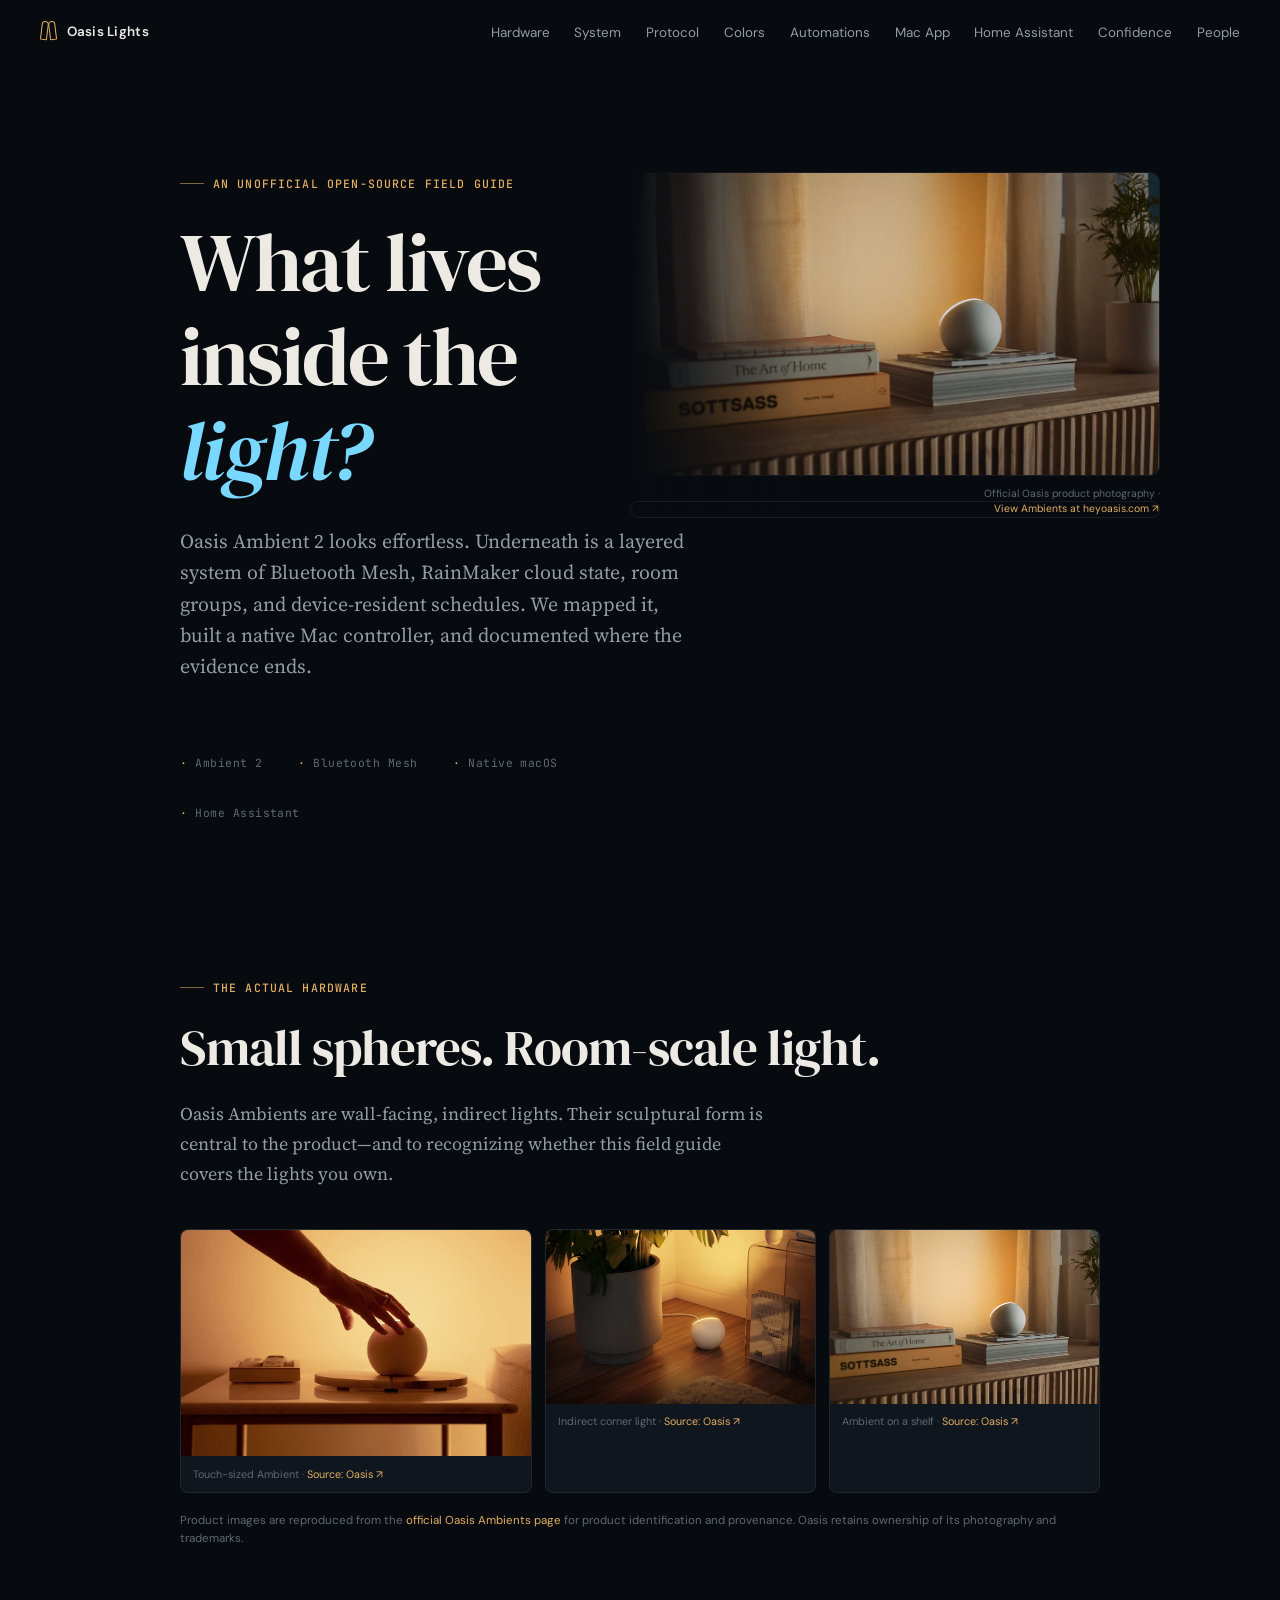
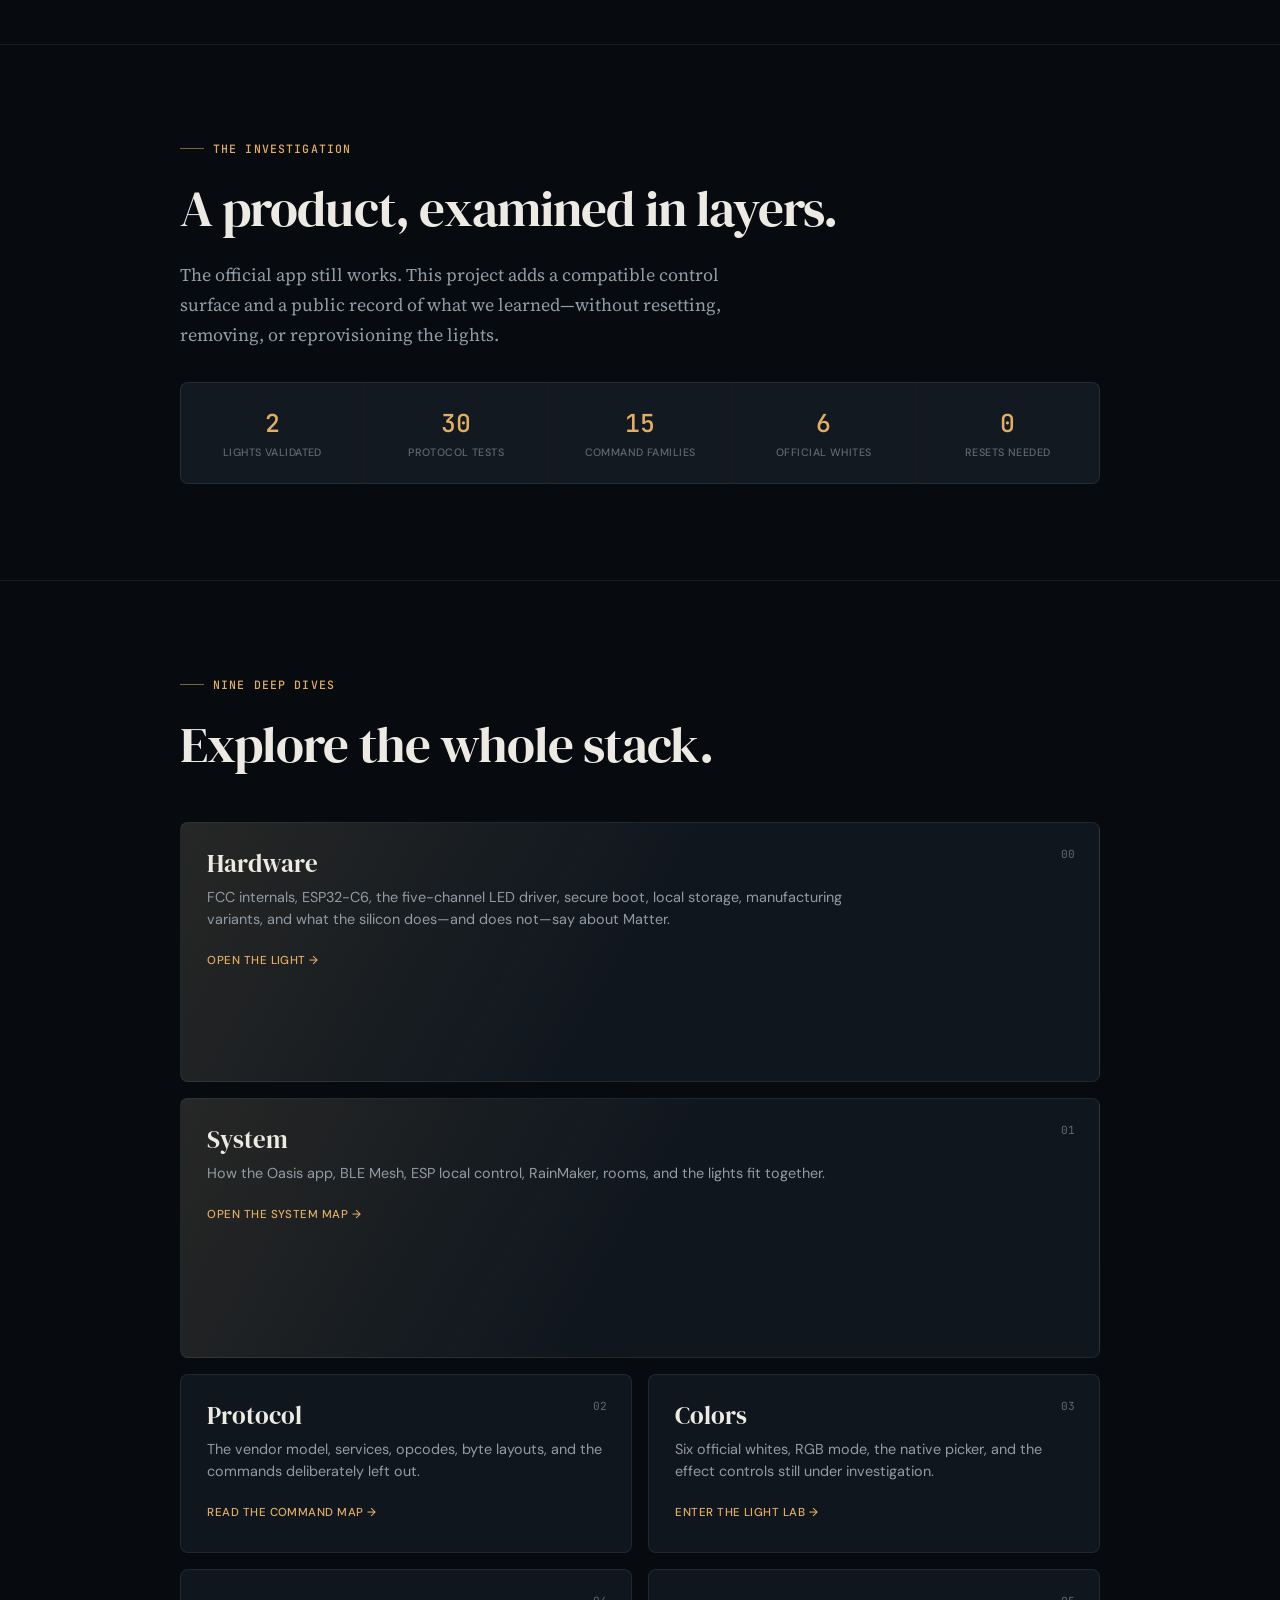
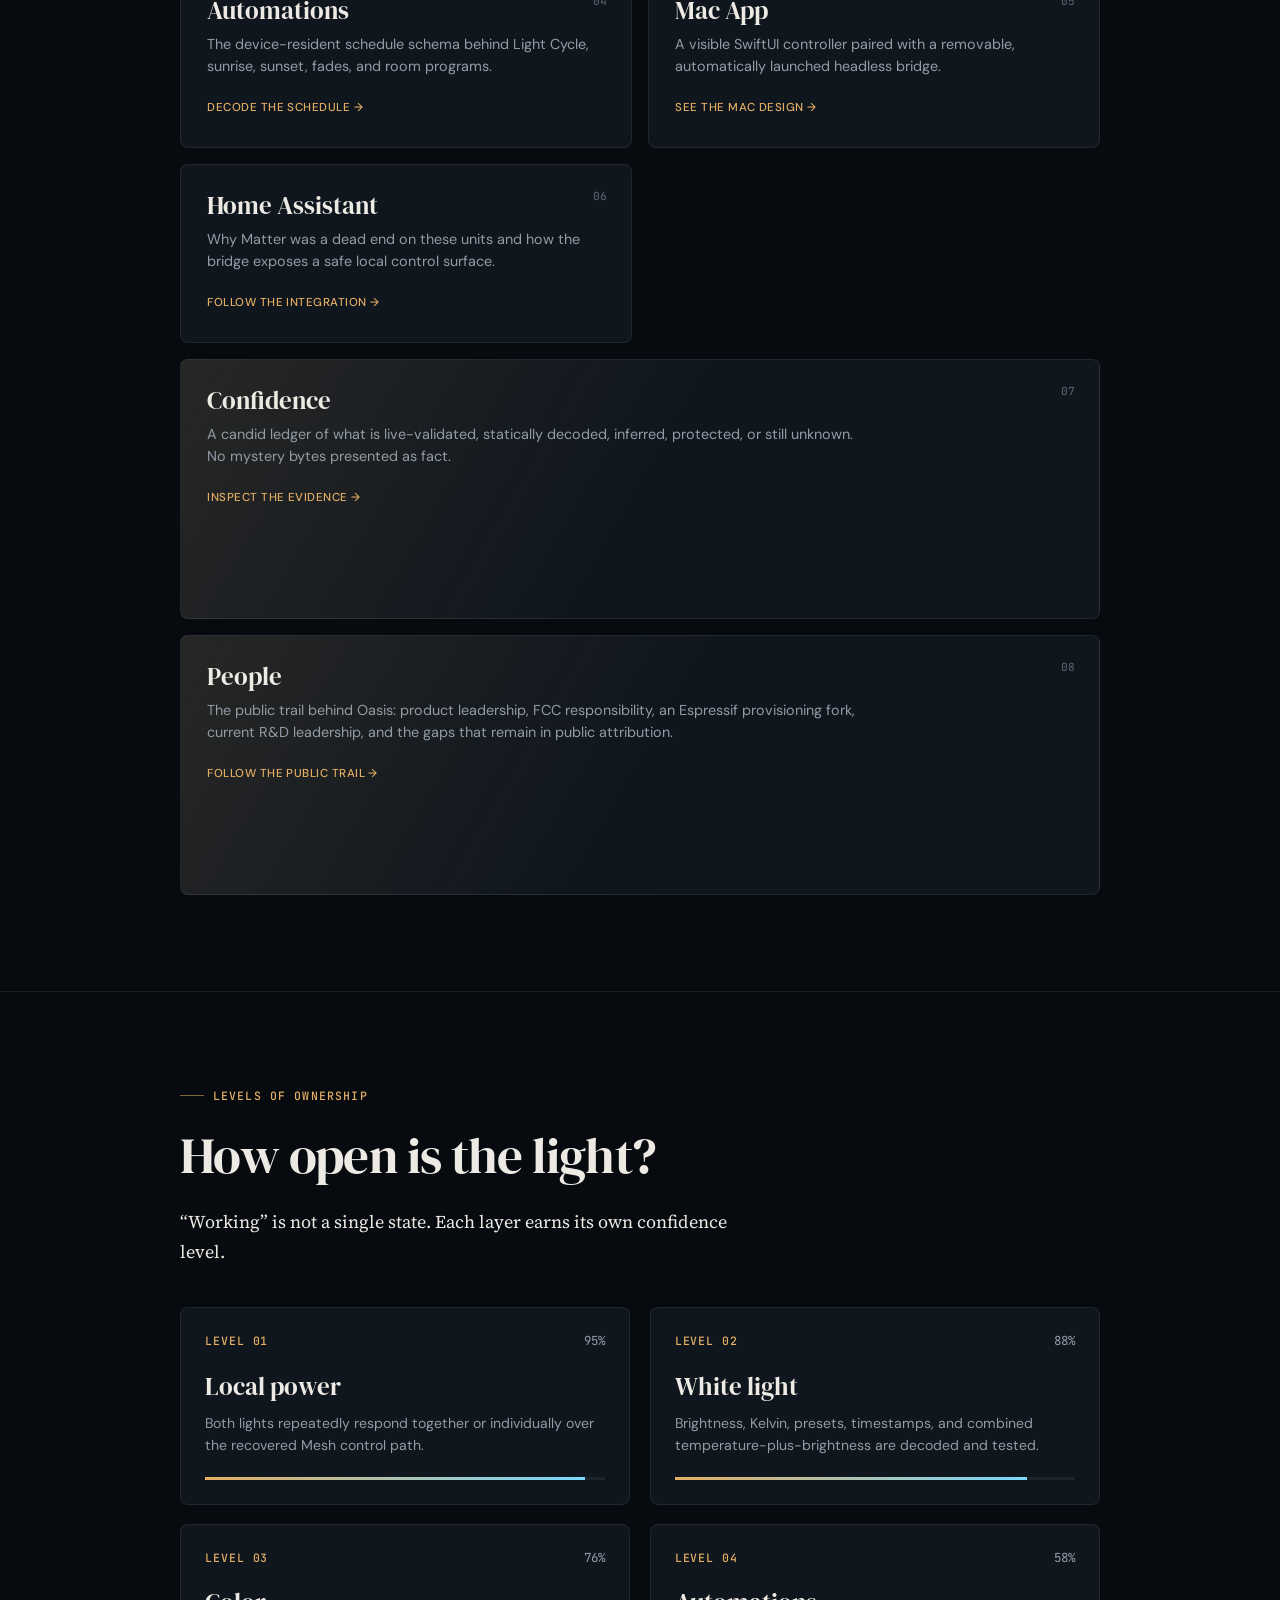
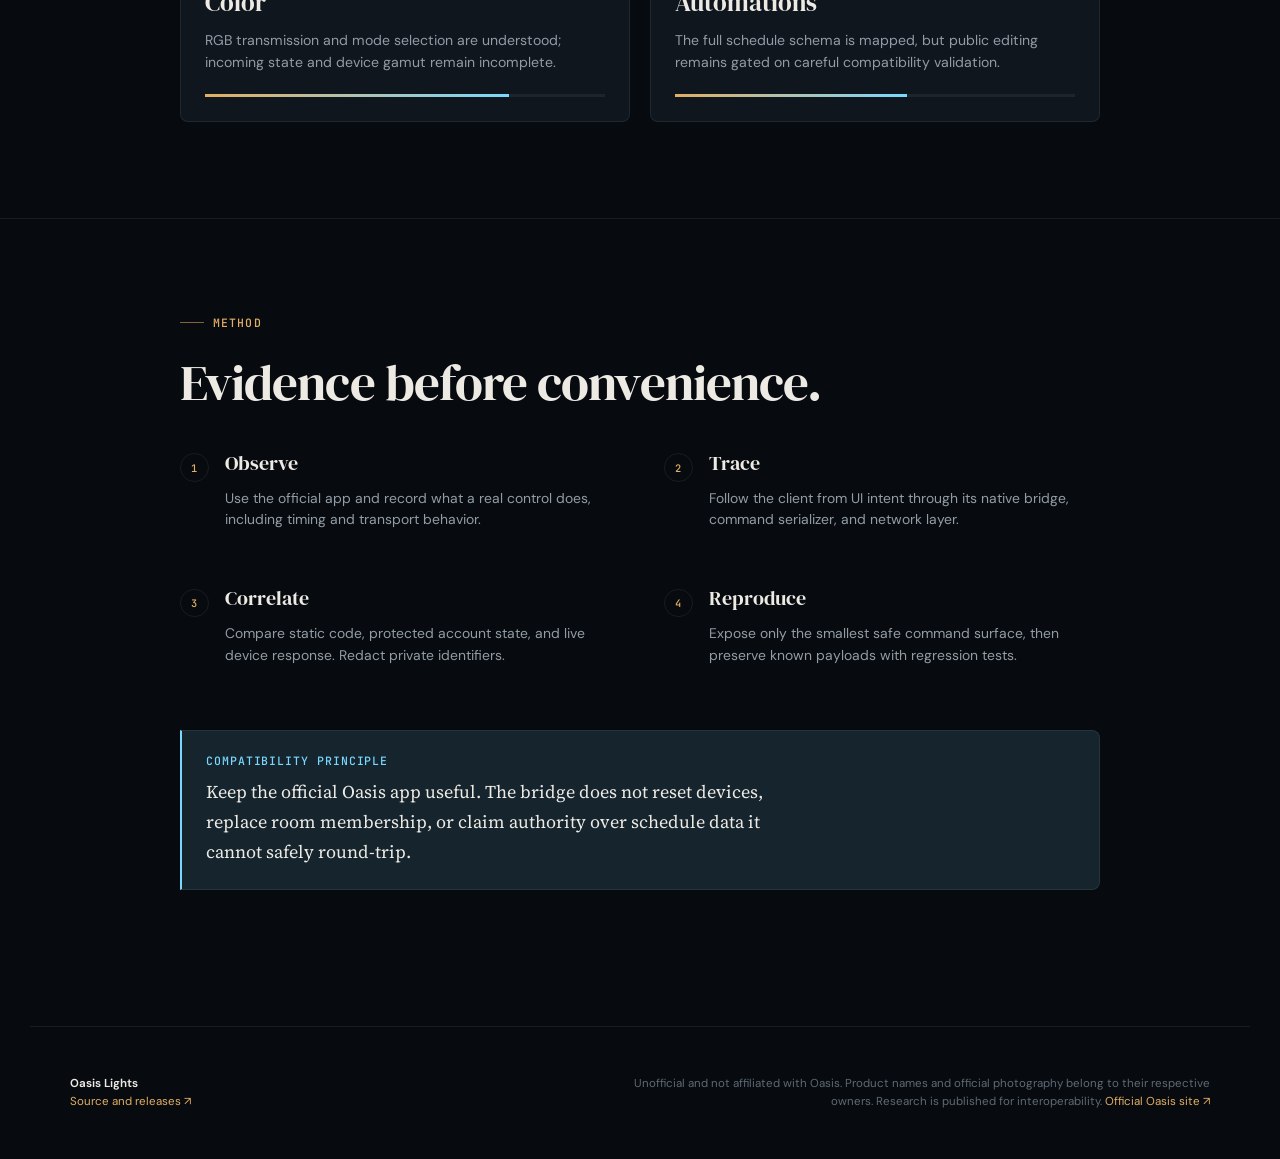
<file: site/index.html>
<!doctype html>
<html lang="en">
<head>
  <meta charset="utf-8">
  <meta name="viewport" content="width=device-width, initial-scale=1">
  <title>Oasis Lights — An Unofficial Technical Field Guide</title>
  <meta name="description" content="A multi-part field guide to Oasis Ambient 2 lights: hardware, firmware, Bluetooth Mesh protocol, automations, public engineering trail, Mac control, and Home Assistant.">
  <meta name="theme-color" content="#070b10">
  <meta property="og:type" content="website">
  <meta property="og:title" content="Oasis Lights — Unlocked">
  <meta property="og:description" content="An unofficial open-source field guide to Oasis Ambient 2 lights.">
  <meta property="og:url" content="https://malpern.github.io/oasis-lights-mac/">
  <meta property="og:image" content="https://malpern.github.io/oasis-lights-mac/assets/og.png">
  <meta name="twitter:card" content="summary_large_image">
  <link rel="stylesheet" href="css/style.css?v=3">
  <script src="js/main.js?v=2" defer></script>
</head>
<body>
  <a class="skip-link" href="#main">Skip to content</a>
  <nav class="nav" aria-label="Technical field guide">
    <a class="nav-logo" href="index.html"><span class="mark" aria-hidden="true"></span> Oasis Lights</a>
    <ul class="nav-links">
      <li><a href="pages/hardware.html">Hardware</a></li>
      <li><a href="pages/system.html">System</a></li>
      <li><a href="pages/protocol.html">Protocol</a></li>
      <li><a href="pages/colors.html">Colors</a></li>
      <li><a href="pages/automations.html">Automations</a></li>
      <li><a href="pages/mac-app.html">Mac App</a></li>
      <li><a href="pages/home-assistant.html">Home Assistant</a></li>
      <li><a href="pages/confidence.html">Confidence</a></li>
      <li><a href="pages/people.html">People</a></li>
    </ul>
  </nav>

  <main class="page" id="main">
    <section class="hero hero--home container container--wide">
      <p class="section-label">An unofficial open-source field guide</p>
      <h1>What lives<br>inside the <em>light?</em></h1>
      <p class="subtitle">Oasis Ambient 2 looks effortless. Underneath is a layered system of Bluetooth Mesh, RainMaker cloud state, room groups, and device-resident schedules. We mapped it, built a native Mac controller, and documented where the evidence ends.</p>
      <div class="hero-meta">
        <span>Ambient 2</span><span>Bluetooth Mesh</span><span>Native macOS</span><span>Home Assistant</span>
      </div>
      <figure class="official-hero-media">
        <a href="https://heyoasis.com/en/shop/ambients" aria-label="See Oasis Ambients on the official Oasis website">
          <img src="assets/oasis-official-ambients-1.webp" alt="An Oasis Ambient light glowing warmly on a stack of books">
        </a>
        <figcaption>Official Oasis product photography · <a href="https://heyoasis.com/en/shop/ambients">View Ambients at heyoasis.com ↗</a></figcaption>
      </figure>
    </section>

    <section class="section product-intro">
      <div class="container container--wide fade-in">
        <p class="section-label">The actual hardware</p>
        <h2>Small spheres. Room-scale light.</h2>
        <p class="lead">Oasis Ambients are wall-facing, indirect lights. Their sculptural form is central to the product—and to recognizing whether this field guide covers the lights you own.</p>
        <div class="product-gallery">
          <figure><a href="https://heyoasis.com/en/shop/ambients"><img src="assets/oasis-official-ambients-3.webp" alt="A hand reaching toward an Oasis Ambient light on a side table"></a><figcaption>Touch-sized Ambient · <a href="https://heyoasis.com/en/shop/ambients">Source: Oasis ↗</a></figcaption></figure>
          <figure><a href="https://heyoasis.com/en/shop/ambients"><img src="assets/oasis-official-ambients-2.webp" alt="An Oasis Ambient light illuminating a corner beside a plant"></a><figcaption>Indirect corner light · <a href="https://heyoasis.com/en/shop/ambients">Source: Oasis ↗</a></figcaption></figure>
          <figure><a href="https://heyoasis.com/en/shop/ambients"><img src="assets/oasis-official-ambients-1.webp" alt="An Oasis Ambient light glowing on a stack of design books"></a><figcaption>Ambient on a shelf · <a href="https://heyoasis.com/en/shop/ambients">Source: Oasis ↗</a></figcaption></figure>
        </div>
        <p class="provenance-note">Product images are reproduced from the <a href="https://heyoasis.com/en/shop/ambients">official Oasis Ambients page</a> for product identification and provenance. Oasis retains ownership of its photography and trademarks.</p>
      </div>
    </section>

    <section class="section">
      <div class="container container--wide fade-in">
        <p class="section-label">The investigation</p>
        <h2>A product, examined in layers.</h2>
        <p class="lead">The official app still works. This project adds a compatible control surface and a public record of what we learned—without resetting, removing, or reprovisioning the lights.</p>
        <div class="stats" aria-label="Project facts">
          <div class="stat"><div class="stat-value">2</div><div class="stat-label">Lights validated</div></div>
          <div class="stat"><div class="stat-value">30</div><div class="stat-label">Protocol tests</div></div>
          <div class="stat"><div class="stat-value">15</div><div class="stat-label">Command families</div></div>
          <div class="stat"><div class="stat-value">6</div><div class="stat-label">Official whites</div></div>
          <div class="stat"><div class="stat-value">0</div><div class="stat-label">Resets needed</div></div>
        </div>
      </div>
    </section>

    <section class="section">
      <div class="container container--wide fade-in">
        <p class="section-label">Nine deep dives</p>
        <h2>Explore the whole stack.</h2>
        <div class="explore-grid">
          <a class="explore-card featured" href="pages/hardware.html">
            <span class="number">00</span><h3>Hardware</h3>
            <p>FCC internals, ESP32-C6, the five-channel LED driver, secure boot, local storage, manufacturing variants, and what the silicon does—and does not—say about Matter.</p>
            <span class="card-link">Open the light →</span>
          </a>
          <a class="explore-card featured" href="pages/system.html">
            <span class="number">01</span><h3>System</h3>
            <p>How the Oasis app, BLE Mesh, ESP local control, RainMaker, rooms, and the lights fit together.</p>
            <span class="card-link">Open the system map →</span>
          </a>
          <a class="explore-card" href="pages/protocol.html">
            <span class="number">02</span><h3>Protocol</h3>
            <p>The vendor model, services, opcodes, byte layouts, and the commands deliberately left out.</p>
            <span class="card-link">Read the command map →</span>
          </a>
          <a class="explore-card" href="pages/colors.html">
            <span class="number">03</span><h3>Colors</h3>
            <p>Six official whites, RGB mode, the native picker, and the effect controls still under investigation.</p>
            <span class="card-link">Enter the light lab →</span>
          </a>
          <a class="explore-card" href="pages/automations.html">
            <span class="number">04</span><h3>Automations</h3>
            <p>The device-resident schedule schema behind Light Cycle, sunrise, sunset, fades, and room programs.</p>
            <span class="card-link">Decode the schedule →</span>
          </a>
          <a class="explore-card" href="pages/mac-app.html">
            <span class="number">05</span><h3>Mac App</h3>
            <p>A visible SwiftUI controller paired with a removable, automatically launched headless bridge.</p>
            <span class="card-link">See the Mac design →</span>
          </a>
          <a class="explore-card" href="pages/home-assistant.html">
            <span class="number">06</span><h3>Home Assistant</h3>
            <p>Why Matter was a dead end on these units and how the bridge exposes a safe local control surface.</p>
            <span class="card-link">Follow the integration →</span>
          </a>
          <a class="explore-card featured" href="pages/confidence.html">
            <span class="number">07</span><h3>Confidence</h3>
            <p>A candid ledger of what is live-validated, statically decoded, inferred, protected, or still unknown. No mystery bytes presented as fact.</p>
            <span class="card-link">Inspect the evidence →</span>
          </a>
          <a class="explore-card featured" href="pages/people.html">
            <span class="number">08</span><h3>People</h3>
            <p>The public trail behind Oasis: product leadership, FCC responsibility, an Espressif provisioning fork, current R&amp;D leadership, and the gaps that remain in public attribution.</p>
            <span class="card-link">Follow the public trail →</span>
          </a>
        </div>
      </div>
    </section>

    <section class="section">
      <div class="container container--wide fade-in">
        <p class="section-label">Levels of ownership</p>
        <h2>How open is the light?</h2>
        <p>“Working” is not a single state. Each layer earns its own confidence level.</p>
        <div class="assessment-grid">
          <article class="level-card"><div class="level-head"><span class="level-number">Level 01</span><span class="level-score">95%</span></div><h3>Local power</h3><p>Both lights repeatedly respond together or individually over the recovered Mesh control path.</p><div class="meter"><span style="--score:95%"></span></div></article>
          <article class="level-card"><div class="level-head"><span class="level-number">Level 02</span><span class="level-score">88%</span></div><h3>White light</h3><p>Brightness, Kelvin, presets, timestamps, and combined temperature-plus-brightness are decoded and tested.</p><div class="meter"><span style="--score:88%"></span></div></article>
          <article class="level-card"><div class="level-head"><span class="level-number">Level 03</span><span class="level-score">76%</span></div><h3>Color</h3><p>RGB transmission and mode selection are understood; incoming state and device gamut remain incomplete.</p><div class="meter"><span style="--score:76%"></span></div></article>
          <article class="level-card"><div class="level-head"><span class="level-number">Level 04</span><span class="level-score">58%</span></div><h3>Automations</h3><p>The full schedule schema is mapped, but public editing remains gated on careful compatibility validation.</p><div class="meter"><span style="--score:58%"></span></div></article>
        </div>
      </div>
    </section>

    <section class="section">
      <div class="container container--wide fade-in">
        <p class="section-label">Method</p>
        <h2>Evidence before convenience.</h2>
        <div class="method-list">
          <article class="method"><h3>Observe</h3><p>Use the official app and record what a real control does, including timing and transport behavior.</p></article>
          <article class="method"><h3>Trace</h3><p>Follow the client from UI intent through its native bridge, command serializer, and network layer.</p></article>
          <article class="method"><h3>Correlate</h3><p>Compare static code, protected account state, and live device response. Redact private identifiers.</p></article>
          <article class="method"><h3>Reproduce</h3><p>Expose only the smallest safe command surface, then preserve known payloads with regression tests.</p></article>
        </div>
        <div class="callout callout--cyan"><div class="callout-title">Compatibility principle</div><p>Keep the official Oasis app useful. The bridge does not reset devices, replace room membership, or claim authority over schedule data it cannot safely round-trip.</p></div>
      </div>
    </section>
  </main>

  <footer class="site-footer">
    <div><strong>Oasis Lights</strong><br><a href="https://github.com/malpern/oasis-lights-mac">Source and releases ↗</a></div>
    <div>Unofficial and not affiliated with Oasis. Product names and official photography belong to their respective owners. Research is published for interoperability. <a href="https://heyoasis.com/en/shop/ambients">Official Oasis site ↗</a></div>
  </footer>
</body>
</html>
</file>
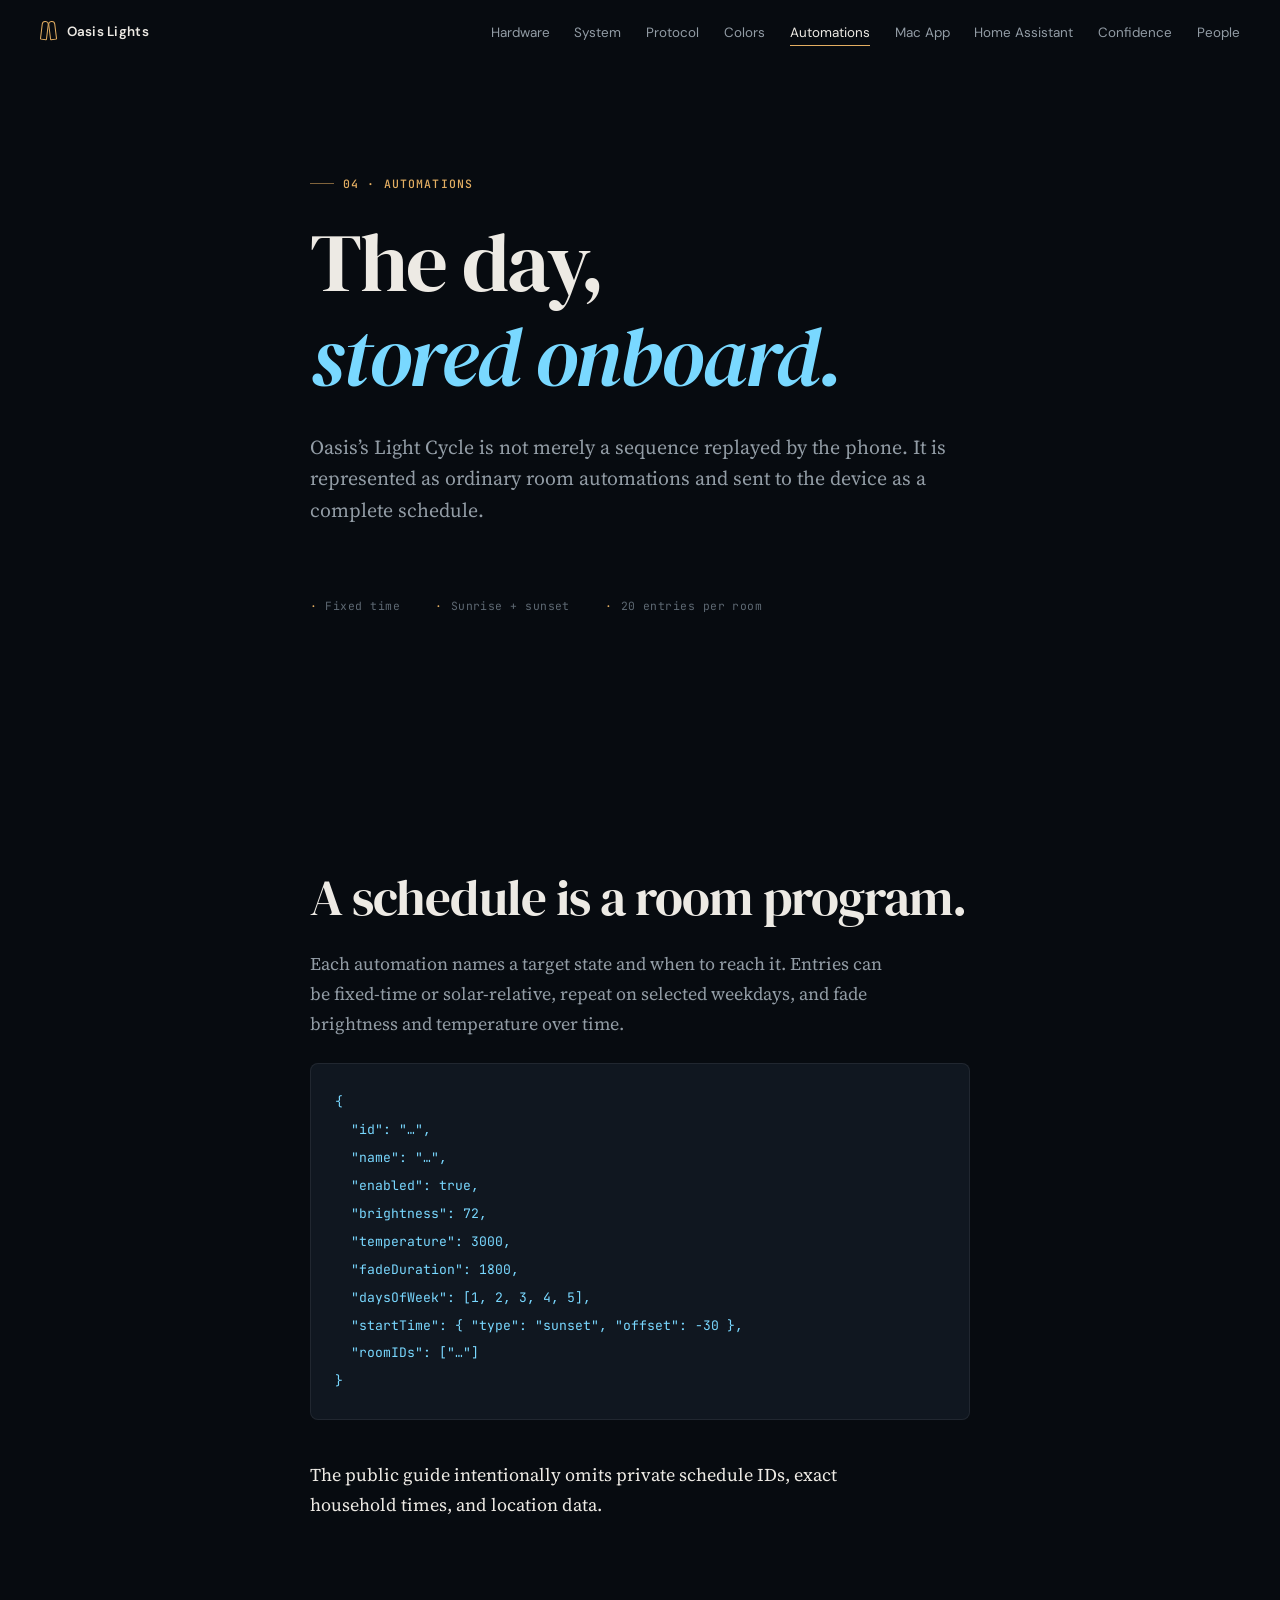
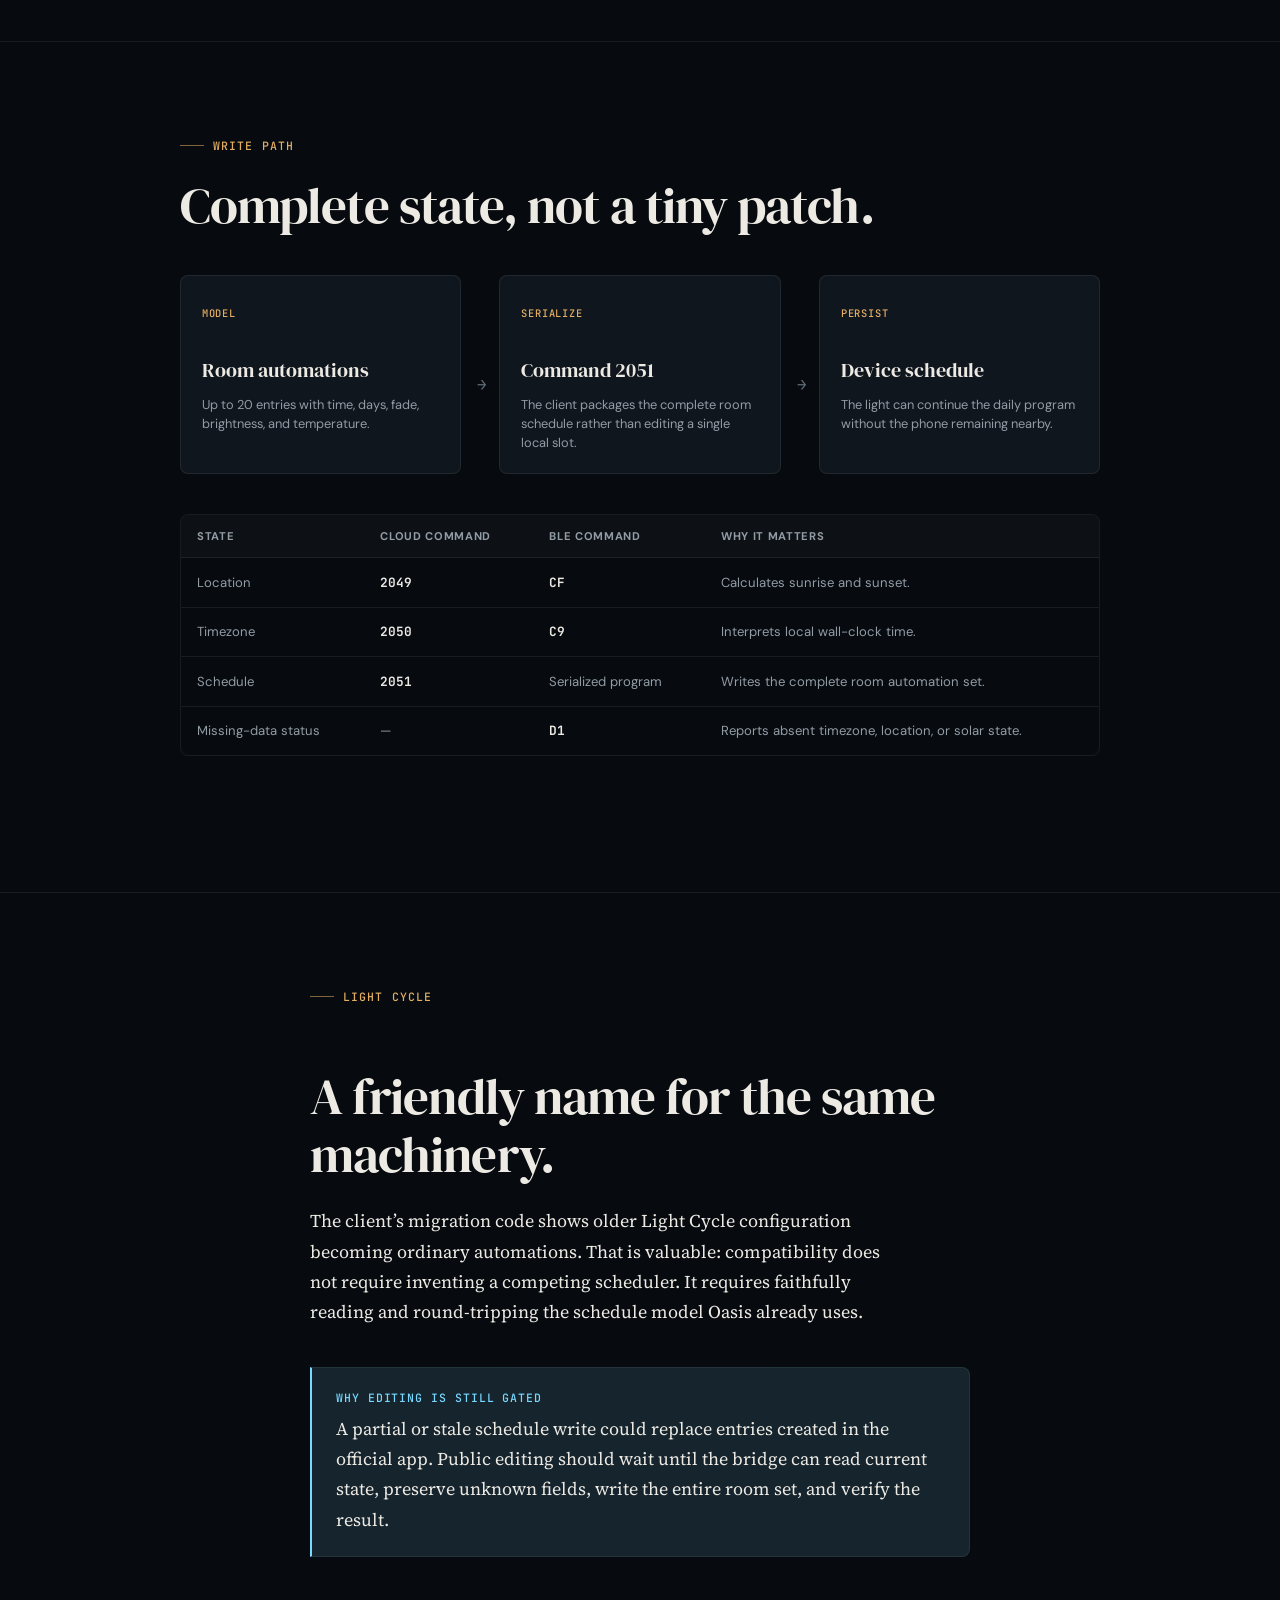
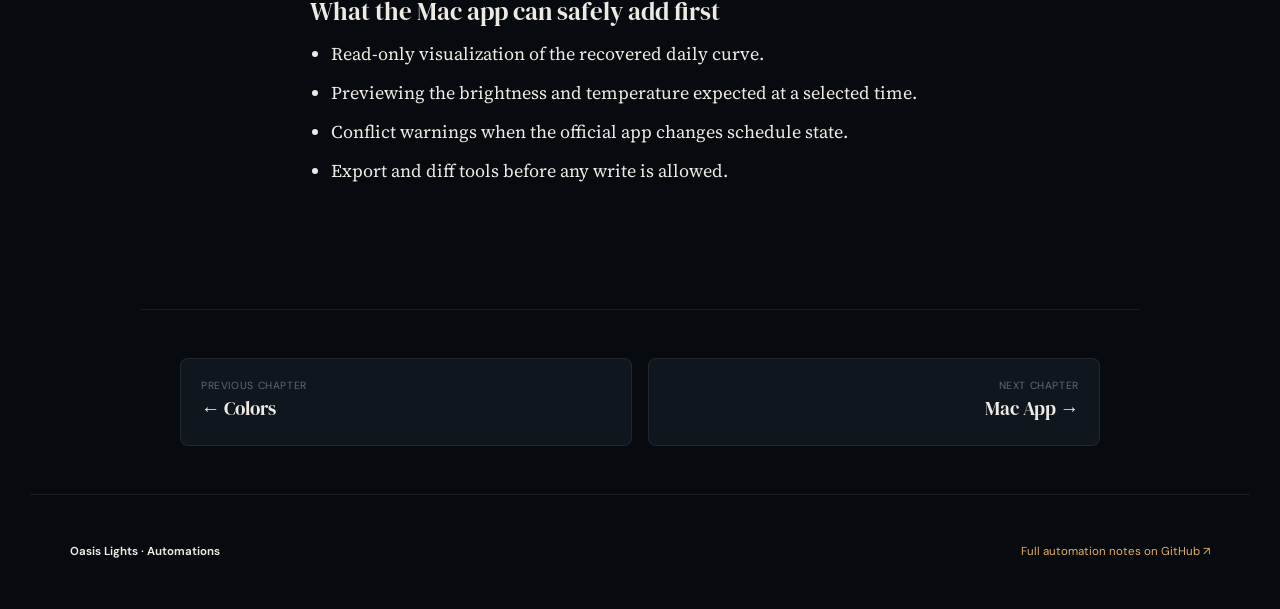
<file: site/pages/automations.html>
<!doctype html><html lang="en"><head><meta charset="utf-8"><meta name="viewport" content="width=device-width, initial-scale=1"><title>Automations — Oasis Lights Field Guide</title><meta name="description" content="The schedule and Light Cycle model inside Oasis lights."><link rel="stylesheet" href="../css/style.css?v=3"><script src="../js/main.js?v=2" defer></script></head>
<body><a class="skip-link" href="#main">Skip to content</a><nav class="nav" aria-label="Technical field guide"><a class="nav-logo" href="../index.html"><span class="mark" aria-hidden="true"></span> Oasis Lights</a><ul class="nav-links"><li><a href="hardware.html">Hardware</a></li><li><a href="system.html">System</a></li><li><a href="protocol.html">Protocol</a></li><li><a href="colors.html">Colors</a></li><li><a class="active" href="automations.html">Automations</a></li><li><a href="mac-app.html">Mac App</a></li><li><a href="home-assistant.html">Home Assistant</a></li><li><a href="confidence.html">Confidence</a></li><li><a href="people.html">People</a></li></ul></nav>
<main class="page" id="main"><header class="hero container"><p class="section-label">04 · Automations</p><h1>The day,<br><em>stored onboard.</em></h1><p class="subtitle">Oasis’s Light Cycle is not merely a sequence replayed by the phone. It is represented as ordinary room automations and sent to the device as a complete schedule.</p><div class="hero-meta"><span>Fixed time</span><span>Sunrise + sunset</span><span>20 entries per room</span></div></header>
<section class="section"><div class="container prose fade-in"><h2>A schedule is a room program.</h2><p class="lead">Each automation names a target state and when to reach it. Entries can be fixed-time or solar-relative, repeat on selected weekdays, and fade brightness and temperature over time.</p><pre><code>{
  "id": "…",
  "name": "…",
  "enabled": true,
  "brightness": 72,
  "temperature": 3000,
  "fadeDuration": 1800,
  "daysOfWeek": [1, 2, 3, 4, 5],
  "startTime": { "type": "sunset", "offset": -30 },
  "roomIDs": ["…"]
}</code></pre><p>The public guide intentionally omits private schedule IDs, exact household times, and location data.</p></div></section>
<section class="section"><div class="container container--wide fade-in"><p class="section-label">Write path</p><h2>Complete state, not a tiny patch.</h2><div class="flow"><article class="flow-node"><span>Model</span><h3>Room automations</h3><p>Up to 20 entries with time, days, fade, brightness, and temperature.</p></article><article class="flow-node"><span>Serialize</span><h3>Command 2051</h3><p>The client packages the complete room schedule rather than editing a single local slot.</p></article><article class="flow-node"><span>Persist</span><h3>Device schedule</h3><p>The light can continue the daily program without the phone remaining nearby.</p></article></div>
<div class="table-wrap"><table><thead><tr><th>State</th><th>Cloud command</th><th>BLE command</th><th>Why it matters</th></tr></thead><tbody><tr><td>Location</td><td><strong>2049</strong></td><td><strong>CF</strong></td><td>Calculates sunrise and sunset.</td></tr><tr><td>Timezone</td><td><strong>2050</strong></td><td><strong>C9</strong></td><td>Interprets local wall-clock time.</td></tr><tr><td>Schedule</td><td><strong>2051</strong></td><td>Serialized program</td><td>Writes the complete room automation set.</td></tr><tr><td>Missing-data status</td><td>—</td><td><strong>D1</strong></td><td>Reports absent timezone, location, or solar state.</td></tr></tbody></table></div></div></section>
<section class="section"><div class="container prose fade-in"><p class="section-label">Light Cycle</p><h2>A friendly name for the same machinery.</h2><p>The client’s migration code shows older Light Cycle configuration becoming ordinary automations. That is valuable: compatibility does not require inventing a competing scheduler. It requires faithfully reading and round-tripping the schedule model Oasis already uses.</p><div class="callout callout--cyan"><div class="callout-title">Why editing is still gated</div><p>A partial or stale schedule write could replace entries created in the official app. Public editing should wait until the bridge can read current state, preserve unknown fields, write the entire room set, and verify the result.</p></div><h3>What the Mac app can safely add first</h3><ul><li>Read-only visualization of the recovered daily curve.</li><li>Previewing the brightness and temperature expected at a selected time.</li><li>Conflict warnings when the official app changes schedule state.</li><li>Export and diff tools before any write is allowed.</li></ul></div></section>
<div class="page-nav container container--wide"><a href="colors.html"><small>Previous chapter</small><strong>← Colors</strong></a><a href="mac-app.html"><small>Next chapter</small><strong>Mac App →</strong></a></div></main><footer class="site-footer"><div><strong>Oasis Lights · Automations</strong></div><div><a href="https://github.com/malpern/oasis-lights-mac/blob/main/Research/OASIS_AUTOMATION_PROTOCOL.md">Full automation notes on GitHub ↗</a></div></footer></body></html>
</file>
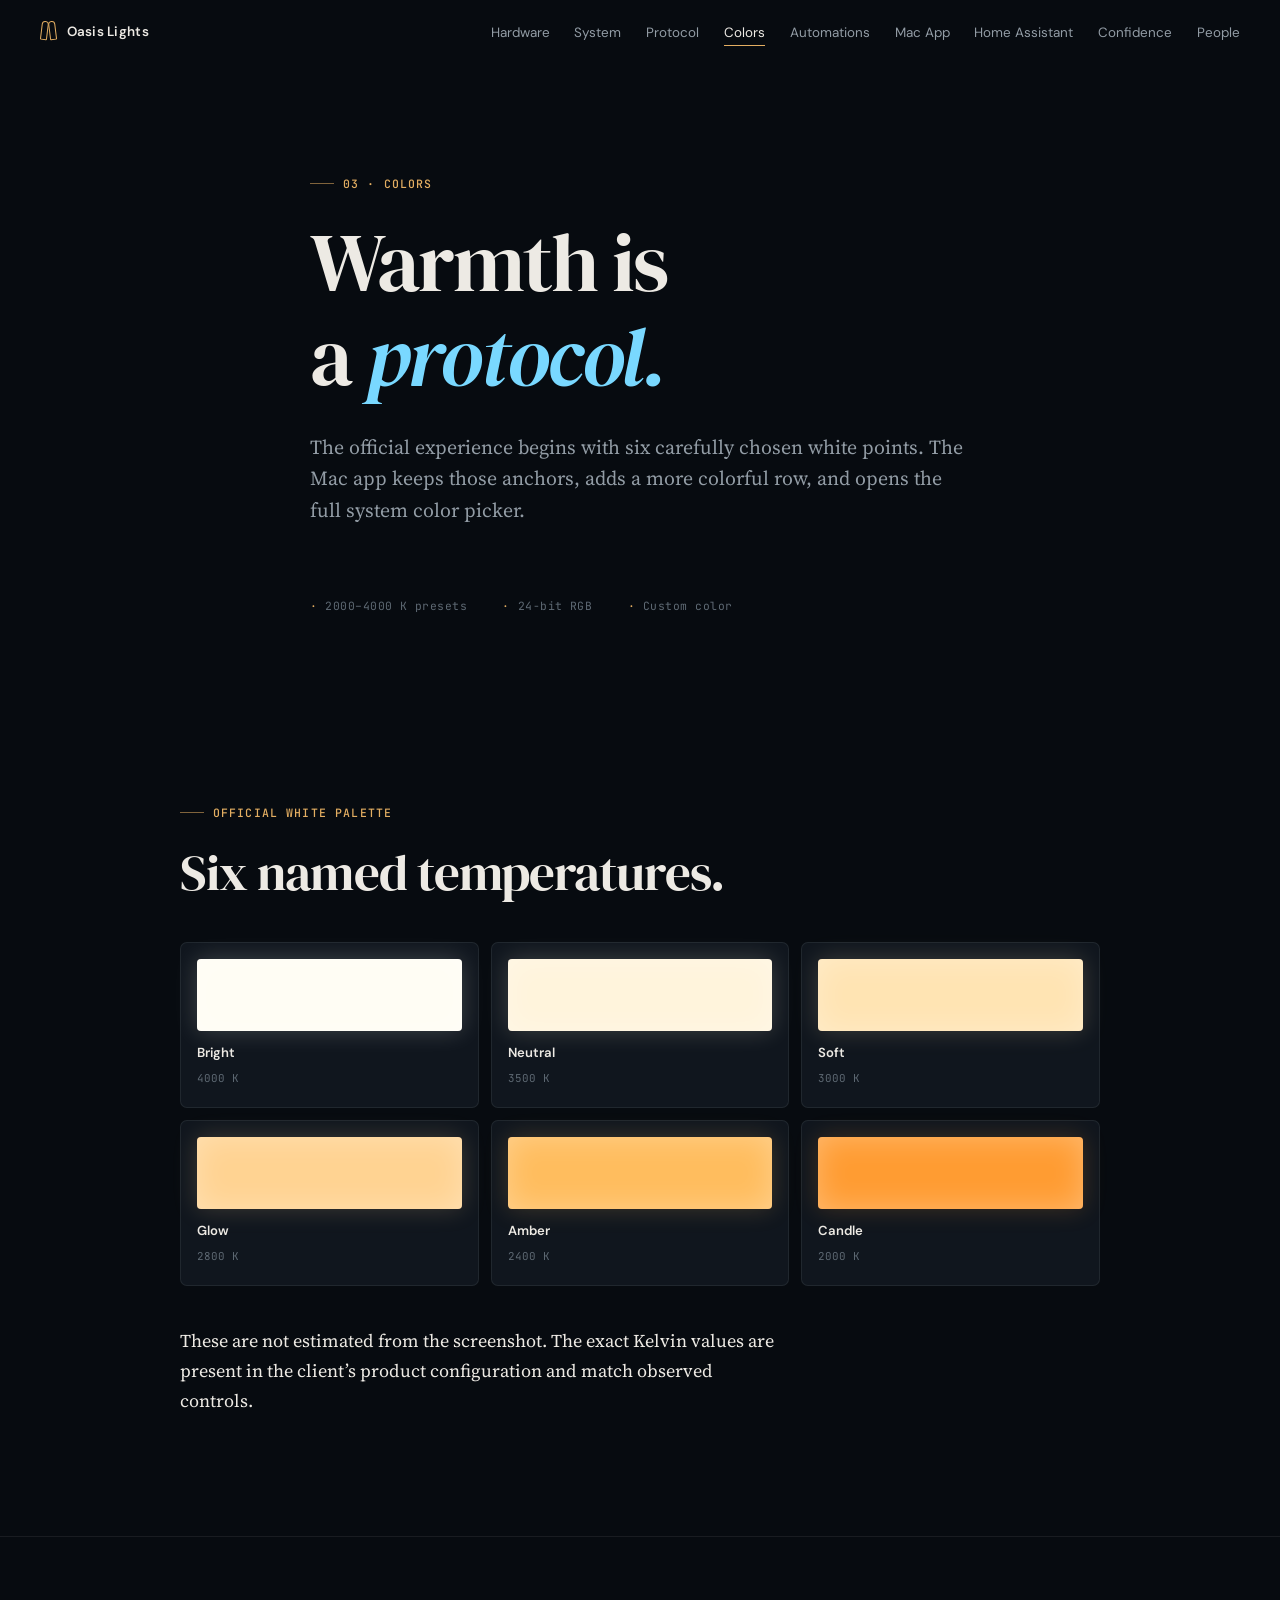
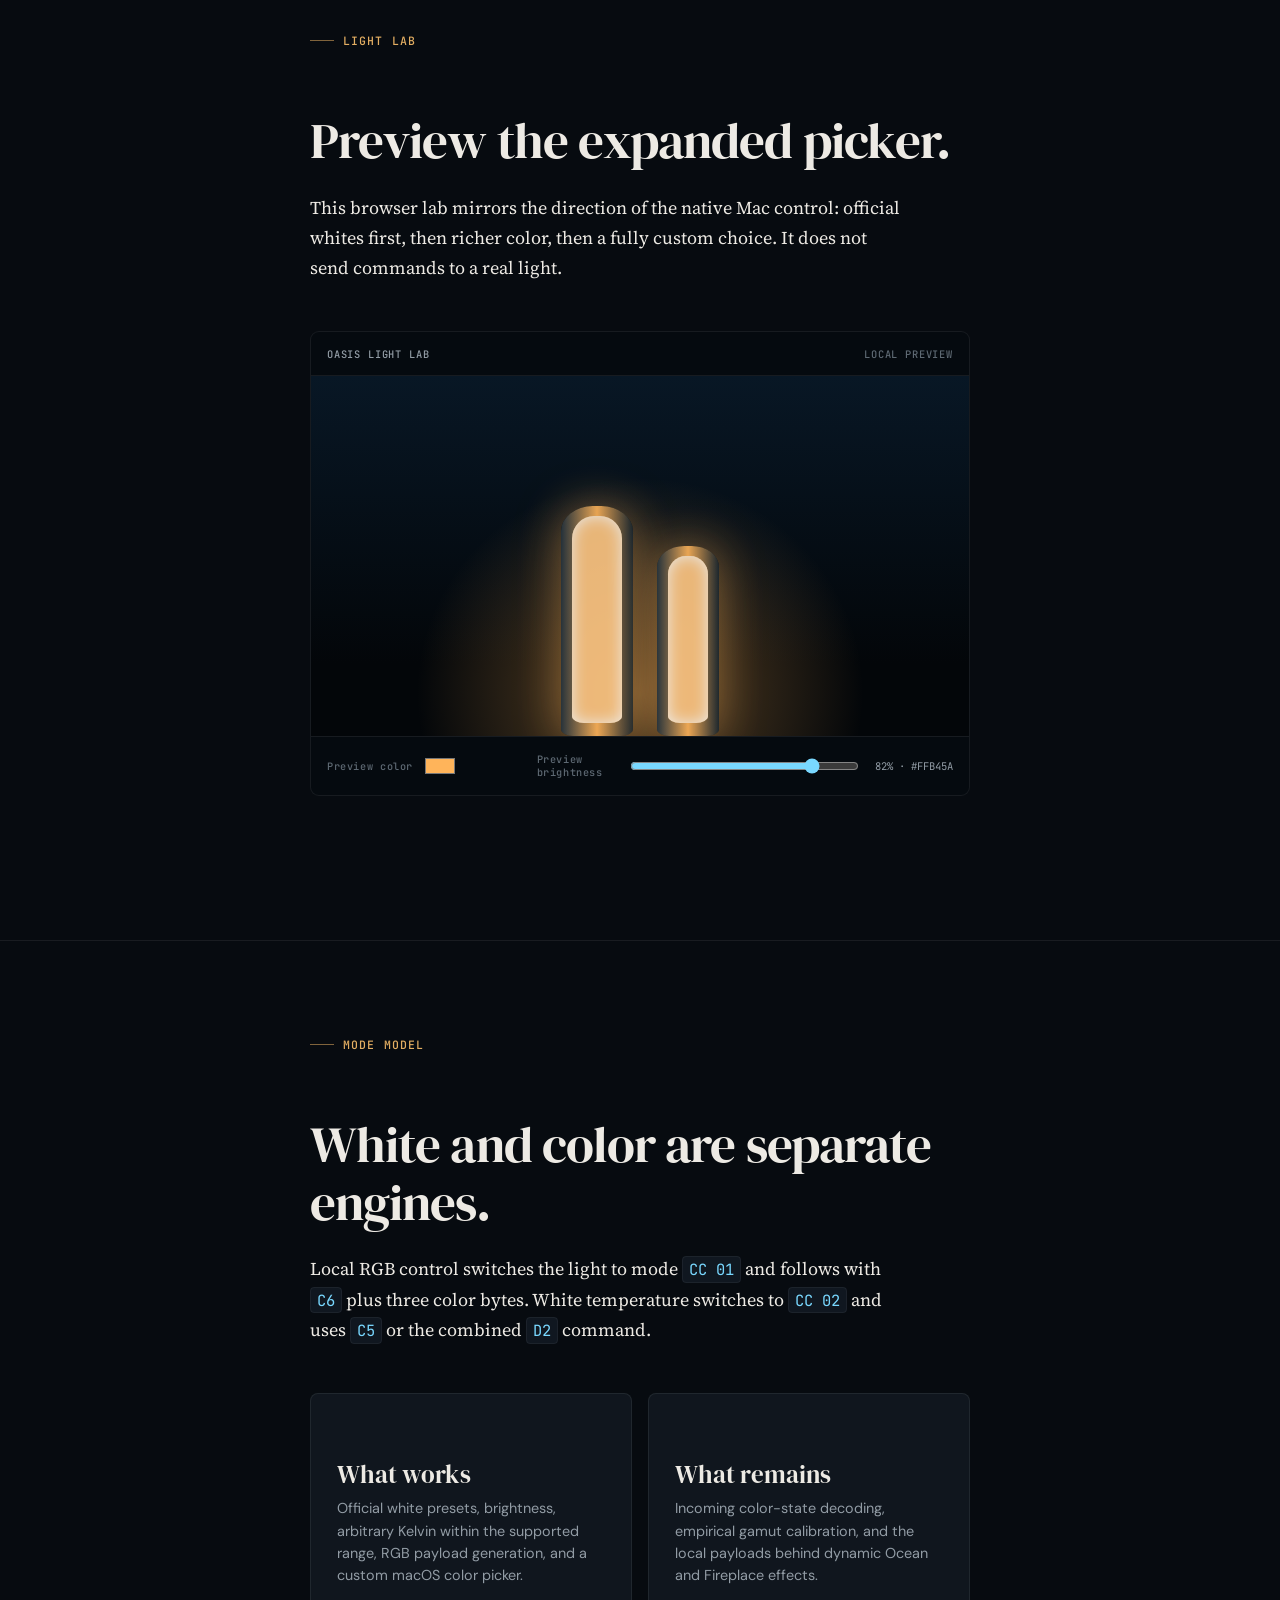
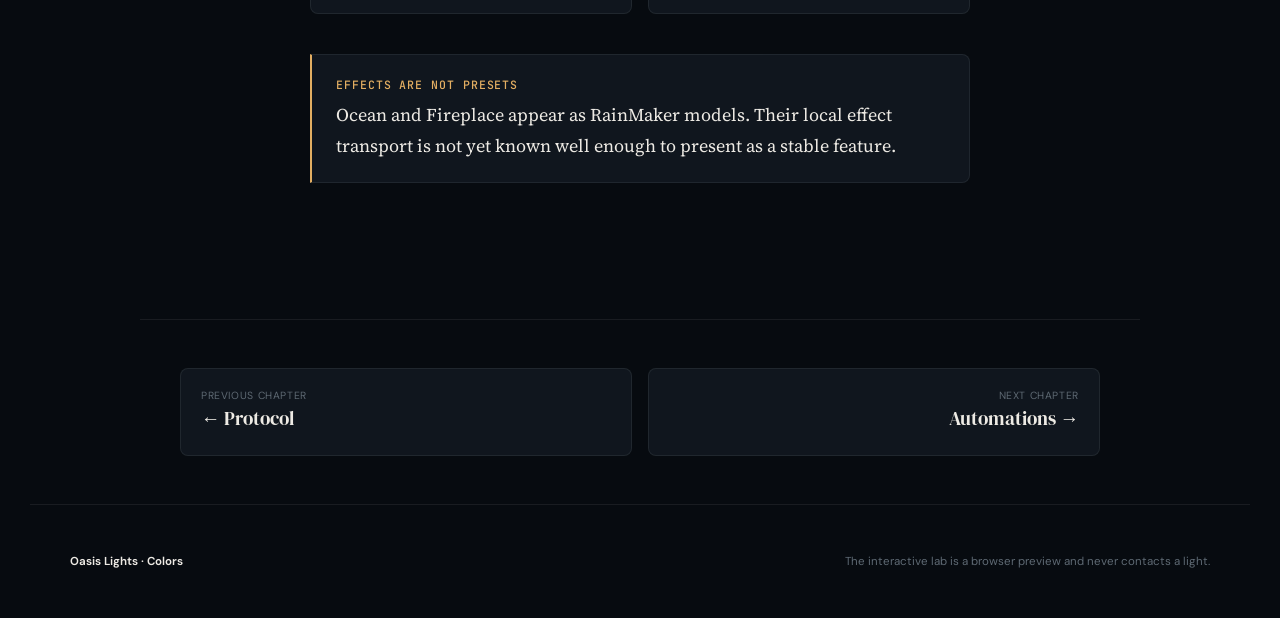
<file: site/pages/colors.html>
<!doctype html><html lang="en"><head><meta charset="utf-8"><meta name="viewport" content="width=device-width, initial-scale=1"><title>Colors — Oasis Lights Field Guide</title><meta name="description" content="White temperature, RGB, presets, and effects on Oasis lights."><link rel="stylesheet" href="../css/style.css?v=3"><script src="../js/main.js?v=2" defer></script></head>
<body><a class="skip-link" href="#main">Skip to content</a><nav class="nav" aria-label="Technical field guide"><a class="nav-logo" href="../index.html"><span class="mark" aria-hidden="true"></span> Oasis Lights</a><ul class="nav-links"><li><a href="hardware.html">Hardware</a></li><li><a href="system.html">System</a></li><li><a href="protocol.html">Protocol</a></li><li><a class="active" href="colors.html">Colors</a></li><li><a href="automations.html">Automations</a></li><li><a href="mac-app.html">Mac App</a></li><li><a href="home-assistant.html">Home Assistant</a></li><li><a href="confidence.html">Confidence</a></li><li><a href="people.html">People</a></li></ul></nav>
<main class="page" id="main"><header class="hero container"><p class="section-label">03 · Colors</p><h1>Warmth is<br>a <em>protocol.</em></h1><p class="subtitle">The official experience begins with six carefully chosen white points. The Mac app keeps those anchors, adds a more colorful row, and opens the full system color picker.</p><div class="hero-meta"><span>2000–4000 K presets</span><span>24-bit RGB</span><span>Custom color</span></div></header>
<section class="section"><div class="container container--wide fade-in"><p class="section-label">Official white palette</p><h2>Six named temperatures.</h2><div class="preset-grid">
<article class="preset"><div class="swatch" style="--swatch:#fffdf4"></div><strong>Bright</strong><span>4000 K</span></article><article class="preset"><div class="swatch" style="--swatch:#fff4dc"></div><strong>Neutral</strong><span>3500 K</span></article><article class="preset"><div class="swatch" style="--swatch:#ffe4b3"></div><strong>Soft</strong><span>3000 K</span></article><article class="preset"><div class="swatch" style="--swatch:#ffd392"></div><strong>Glow</strong><span>2800 K</span></article><article class="preset"><div class="swatch" style="--swatch:#ffbd5e"></div><strong>Amber</strong><span>2400 K</span></article><article class="preset"><div class="swatch" style="--swatch:#ff9c32"></div><strong>Candle</strong><span>2000 K</span></article>
</div><p>These are not estimated from the screenshot. The exact Kelvin values are present in the client’s product configuration and match observed controls.</p></div></section>
<section class="section"><div class="container prose fade-in"><p class="section-label">Light lab</p><h2>Preview the expanded picker.</h2><p>This browser lab mirrors the direction of the native Mac control: official whites first, then richer color, then a fully custom choice. It does not send commands to a real light.</p>
<div class="light-lab" data-light-lab><div class="lab-head"><span>OASIS LIGHT LAB</span><span>LOCAL PREVIEW</span></div><div class="lab-stage"><div class="lab-light"></div><div class="lab-light"></div></div><div class="lab-controls"><label>Preview color <input type="color" value="#ffb45a" data-color aria-label="Preview color"></label><label>Preview brightness <input type="range" min="1" max="100" value="82" data-brightness aria-label="Preview brightness"></label><output aria-live="polite">82% · #FFB45A</output></div></div>
</div></section>
<section class="section"><div class="container prose fade-in"><p class="section-label">Mode model</p><h2>White and color are separate engines.</h2><p>Local RGB control switches the light to mode <code>CC 01</code> and follows with <code>C6</code> plus three color bytes. White temperature switches to <code>CC 02</code> and uses <code>C5</code> or the combined <code>D2</code> command.</p><div class="card-grid"><article class="card"><h3>What works</h3><p>Official white presets, brightness, arbitrary Kelvin within the supported range, RGB payload generation, and a custom macOS color picker.</p></article><article class="card"><h3>What remains</h3><p>Incoming color-state decoding, empirical gamut calibration, and the local payloads behind dynamic Ocean and Fireplace effects.</p></article></div><div class="callout"><div class="callout-title">Effects are not presets</div><p>Ocean and Fireplace appear as RainMaker models. Their local effect transport is not yet known well enough to present as a stable feature.</p></div></div></section>
<div class="page-nav container container--wide"><a href="protocol.html"><small>Previous chapter</small><strong>← Protocol</strong></a><a href="automations.html"><small>Next chapter</small><strong>Automations →</strong></a></div></main><footer class="site-footer"><div><strong>Oasis Lights · Colors</strong></div><div>The interactive lab is a browser preview and never contacts a light.</div></footer></body></html>
</file>
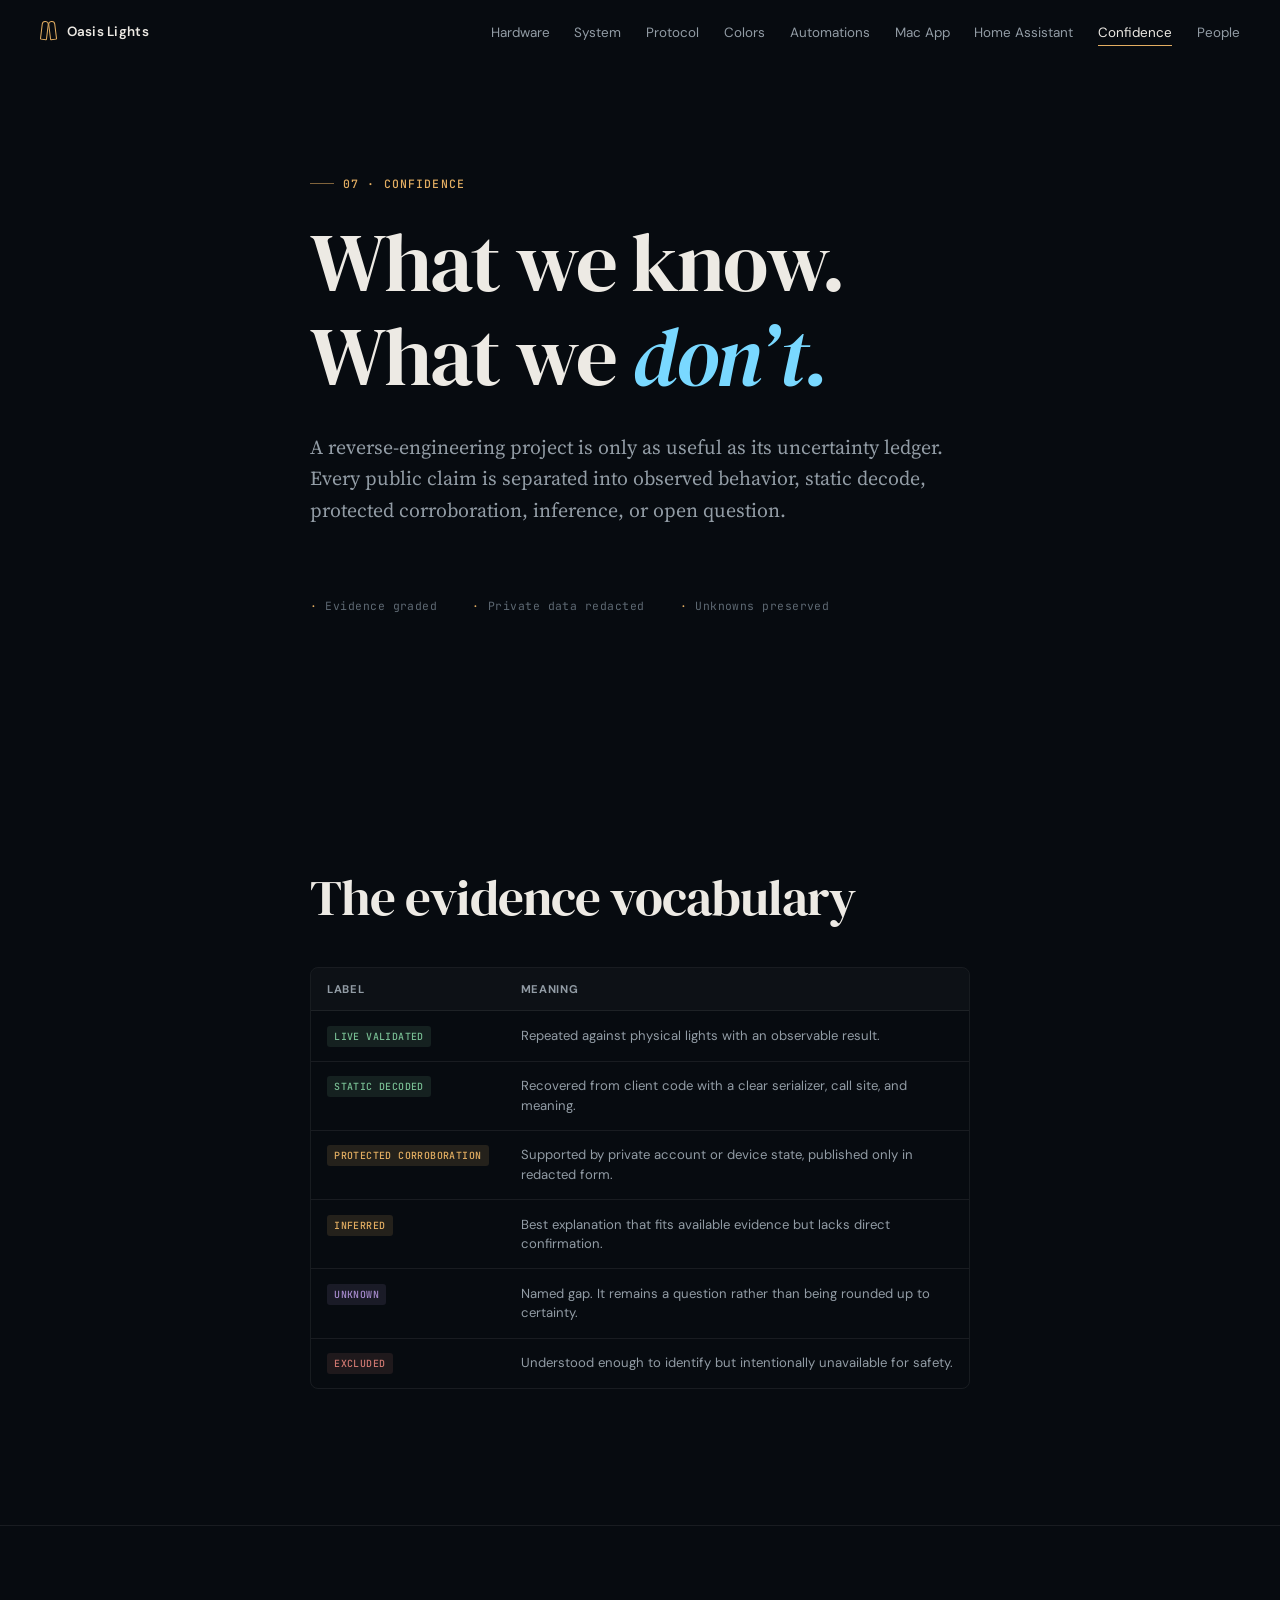
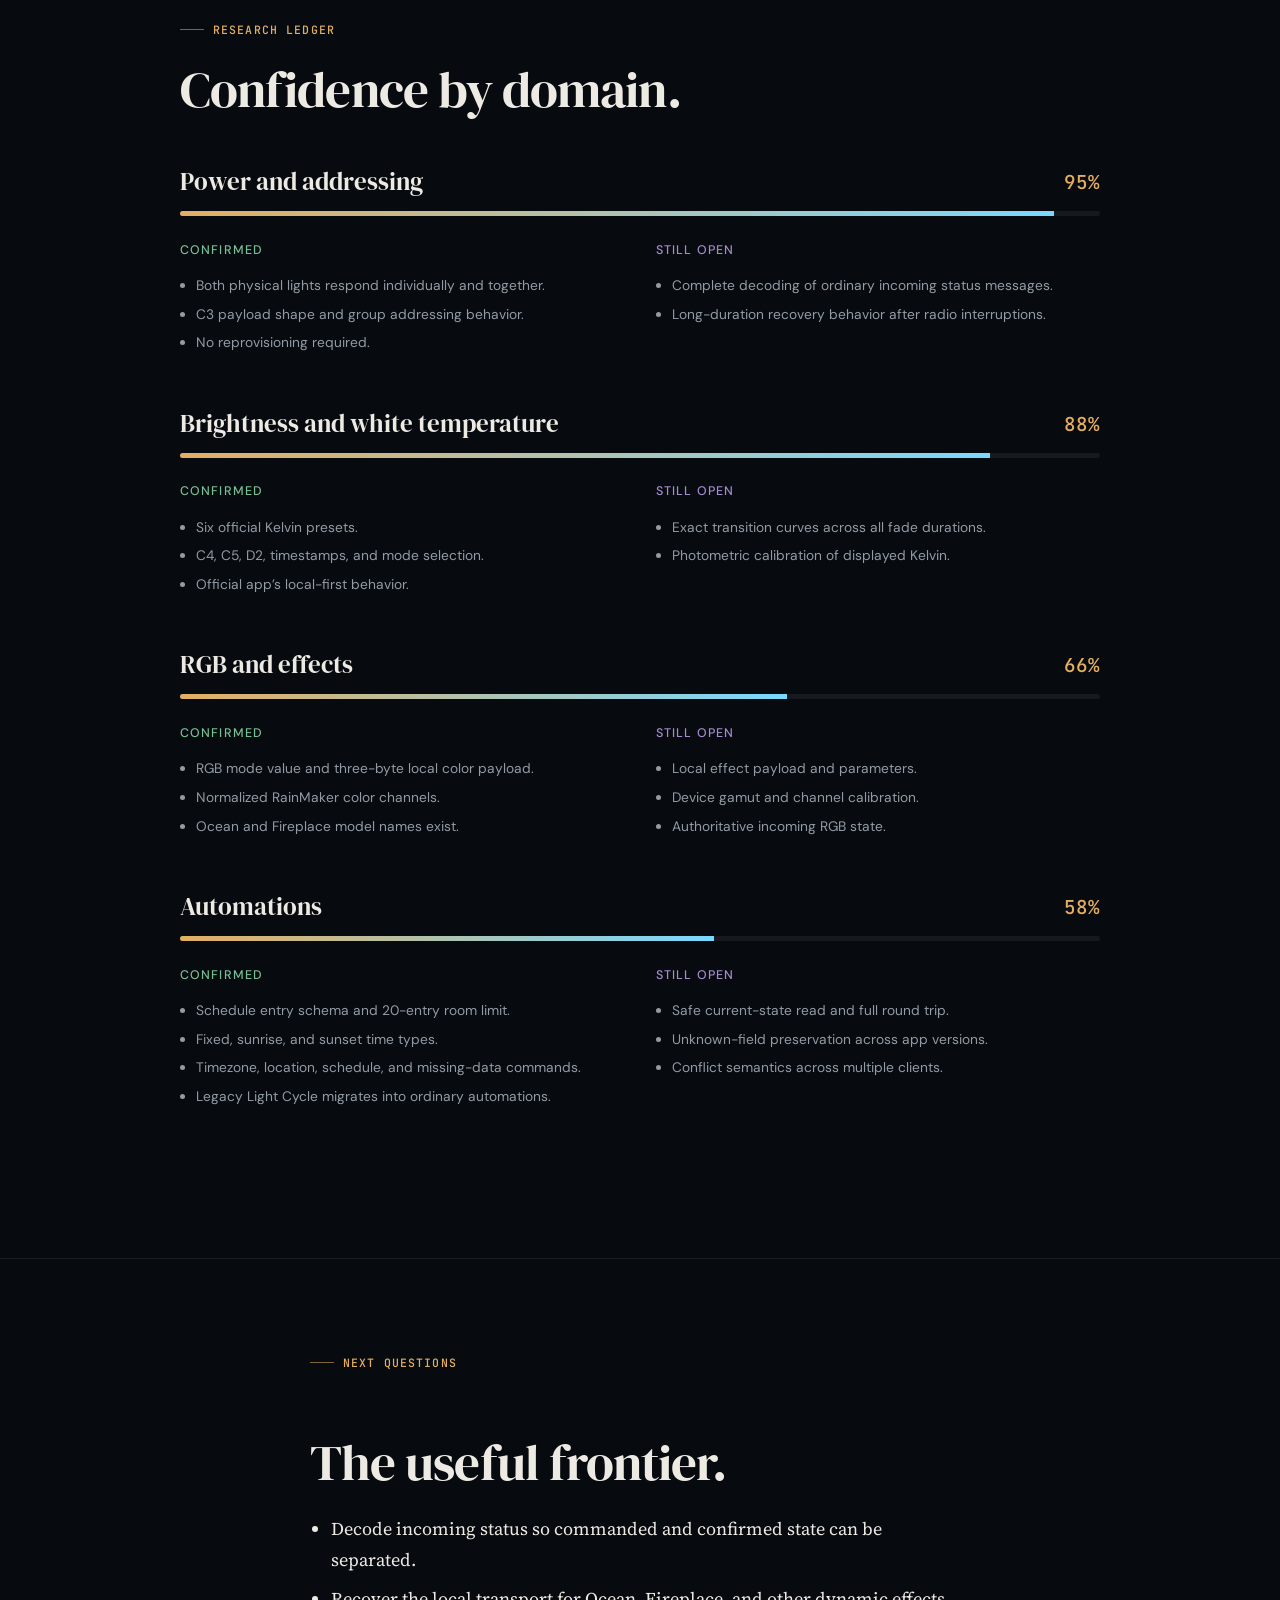
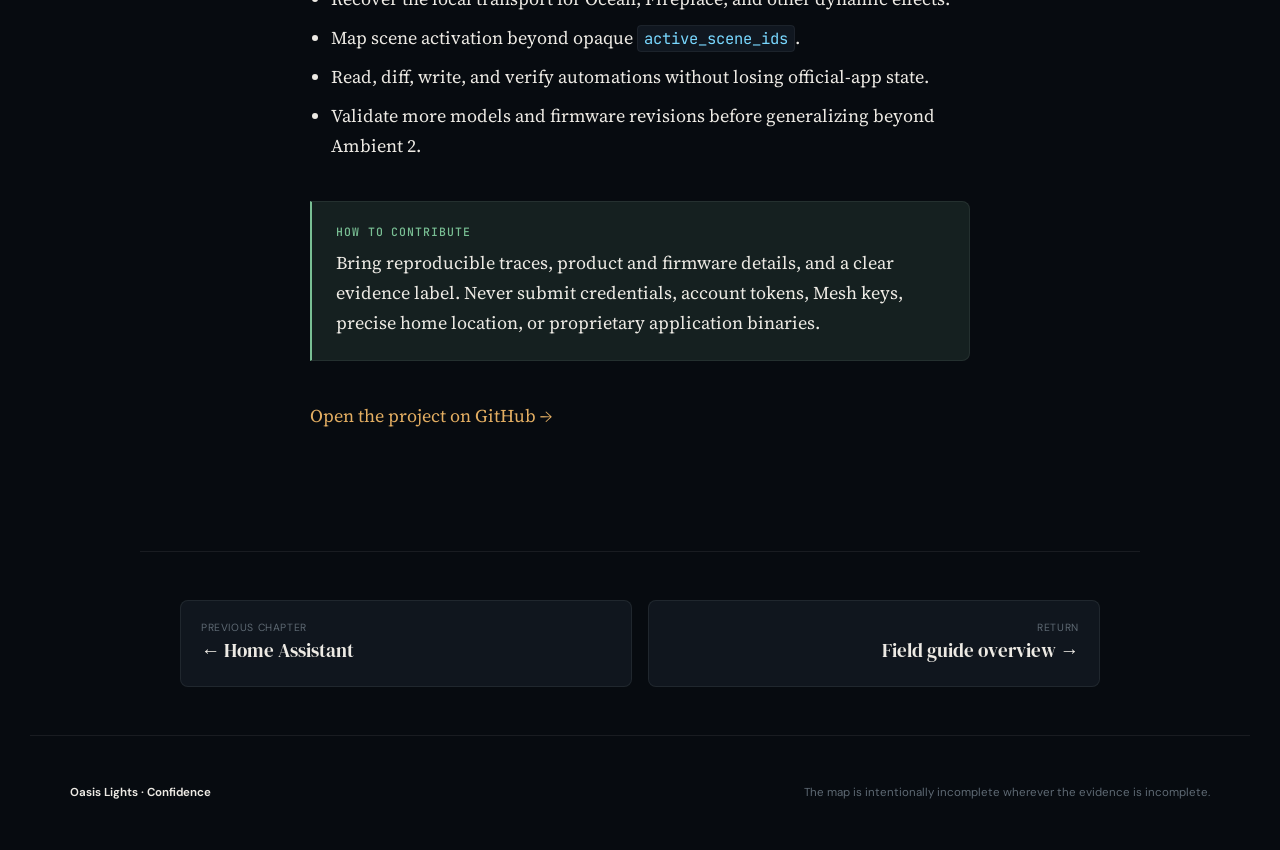
<file: site/pages/confidence.html>
<!doctype html><html lang="en"><head><meta charset="utf-8"><meta name="viewport" content="width=device-width, initial-scale=1"><title>Confidence — Oasis Lights Field Guide</title><meta name="description" content="Evidence, gaps, and research confidence for Oasis Lights interoperability."><link rel="stylesheet" href="../css/style.css?v=3"><script src="../js/main.js?v=2" defer></script></head>
<body><a class="skip-link" href="#main">Skip to content</a><nav class="nav" aria-label="Technical field guide"><a class="nav-logo" href="../index.html"><span class="mark" aria-hidden="true"></span> Oasis Lights</a><ul class="nav-links"><li><a href="hardware.html">Hardware</a></li><li><a href="system.html">System</a></li><li><a href="protocol.html">Protocol</a></li><li><a href="colors.html">Colors</a></li><li><a href="automations.html">Automations</a></li><li><a href="mac-app.html">Mac App</a></li><li><a href="home-assistant.html">Home Assistant</a></li><li><a class="active" href="confidence.html">Confidence</a></li><li><a href="people.html">People</a></li></ul></nav>
<main class="page" id="main"><header class="hero container"><p class="section-label">07 · Confidence</p><h1>What we know.<br>What we <em>don’t.</em></h1><p class="subtitle">A reverse-engineering project is only as useful as its uncertainty ledger. Every public claim is separated into observed behavior, static decode, protected corroboration, inference, or open question.</p><div class="hero-meta"><span>Evidence graded</span><span>Private data redacted</span><span>Unknowns preserved</span></div></header>
<section class="section"><div class="container prose fade-in"><h2>The evidence vocabulary</h2><div class="table-wrap"><table><thead><tr><th>Label</th><th>Meaning</th></tr></thead><tbody><tr><td><span class="tag tag--confirmed">Live validated</span></td><td>Repeated against physical lights with an observable result.</td></tr><tr><td><span class="tag tag--confirmed">Static decoded</span></td><td>Recovered from client code with a clear serializer, call site, and meaning.</td></tr><tr><td><span class="tag tag--partial">Protected corroboration</span></td><td>Supported by private account or device state, published only in redacted form.</td></tr><tr><td><span class="tag tag--partial">Inferred</span></td><td>Best explanation that fits available evidence but lacks direct confirmation.</td></tr><tr><td><span class="tag tag--unknown">Unknown</span></td><td>Named gap. It remains a question rather than being rounded up to certainty.</td></tr><tr><td><span class="tag tag--excluded">Excluded</span></td><td>Understood enough to identify but intentionally unavailable for safety.</td></tr></tbody></table></div></div></section>
<section class="section"><div class="container container--wide fade-in"><p class="section-label">Research ledger</p><h2>Confidence by domain.</h2>
<article class="confidence-block"><div class="confidence-head"><h3>Power and addressing</h3><span class="confidence-score">95%</span></div><div class="confidence-bar"><span style="--score:95%"></span></div><div class="evidence-columns"><div><h4>Confirmed</h4><ul><li>Both physical lights respond individually and together.</li><li>C3 payload shape and group addressing behavior.</li><li>No reprovisioning required.</li></ul></div><div><h4>Still open</h4><ul><li>Complete decoding of ordinary incoming status messages.</li><li>Long-duration recovery behavior after radio interruptions.</li></ul></div></div></article>
<article class="confidence-block"><div class="confidence-head"><h3>Brightness and white temperature</h3><span class="confidence-score">88%</span></div><div class="confidence-bar"><span style="--score:88%"></span></div><div class="evidence-columns"><div><h4>Confirmed</h4><ul><li>Six official Kelvin presets.</li><li>C4, C5, D2, timestamps, and mode selection.</li><li>Official app’s local-first behavior.</li></ul></div><div><h4>Still open</h4><ul><li>Exact transition curves across all fade durations.</li><li>Photometric calibration of displayed Kelvin.</li></ul></div></div></article>
<article class="confidence-block"><div class="confidence-head"><h3>RGB and effects</h3><span class="confidence-score">66%</span></div><div class="confidence-bar"><span style="--score:66%"></span></div><div class="evidence-columns"><div><h4>Confirmed</h4><ul><li>RGB mode value and three-byte local color payload.</li><li>Normalized RainMaker color channels.</li><li>Ocean and Fireplace model names exist.</li></ul></div><div><h4>Still open</h4><ul><li>Local effect payload and parameters.</li><li>Device gamut and channel calibration.</li><li>Authoritative incoming RGB state.</li></ul></div></div></article>
<article class="confidence-block"><div class="confidence-head"><h3>Automations</h3><span class="confidence-score">58%</span></div><div class="confidence-bar"><span style="--score:58%"></span></div><div class="evidence-columns"><div><h4>Confirmed</h4><ul><li>Schedule entry schema and 20-entry room limit.</li><li>Fixed, sunrise, and sunset time types.</li><li>Timezone, location, schedule, and missing-data commands.</li><li>Legacy Light Cycle migrates into ordinary automations.</li></ul></div><div><h4>Still open</h4><ul><li>Safe current-state read and full round trip.</li><li>Unknown-field preservation across app versions.</li><li>Conflict semantics across multiple clients.</li></ul></div></div></article>
</div></section>
<section class="section"><div class="container prose fade-in"><p class="section-label">Next questions</p><h2>The useful frontier.</h2><ul><li>Decode incoming status so commanded and confirmed state can be separated.</li><li>Recover the local transport for Ocean, Fireplace, and other dynamic effects.</li><li>Map scene activation beyond opaque <code>active_scene_ids</code>.</li><li>Read, diff, write, and verify automations without losing official-app state.</li><li>Validate more models and firmware revisions before generalizing beyond Ambient 2.</li></ul><div class="callout callout--green"><div class="callout-title">How to contribute</div><p>Bring reproducible traces, product and firmware details, and a clear evidence label. Never submit credentials, account tokens, Mesh keys, precise home location, or proprietary application binaries.</p></div><p><a href="https://github.com/malpern/oasis-lights-mac">Open the project on GitHub →</a></p></div></section>
<div class="page-nav container container--wide"><a href="home-assistant.html"><small>Previous chapter</small><strong>← Home Assistant</strong></a><a href="../index.html"><small>Return</small><strong>Field guide overview →</strong></a></div></main><footer class="site-footer"><div><strong>Oasis Lights · Confidence</strong></div><div>The map is intentionally incomplete wherever the evidence is incomplete.</div></footer></body></html>
</file>
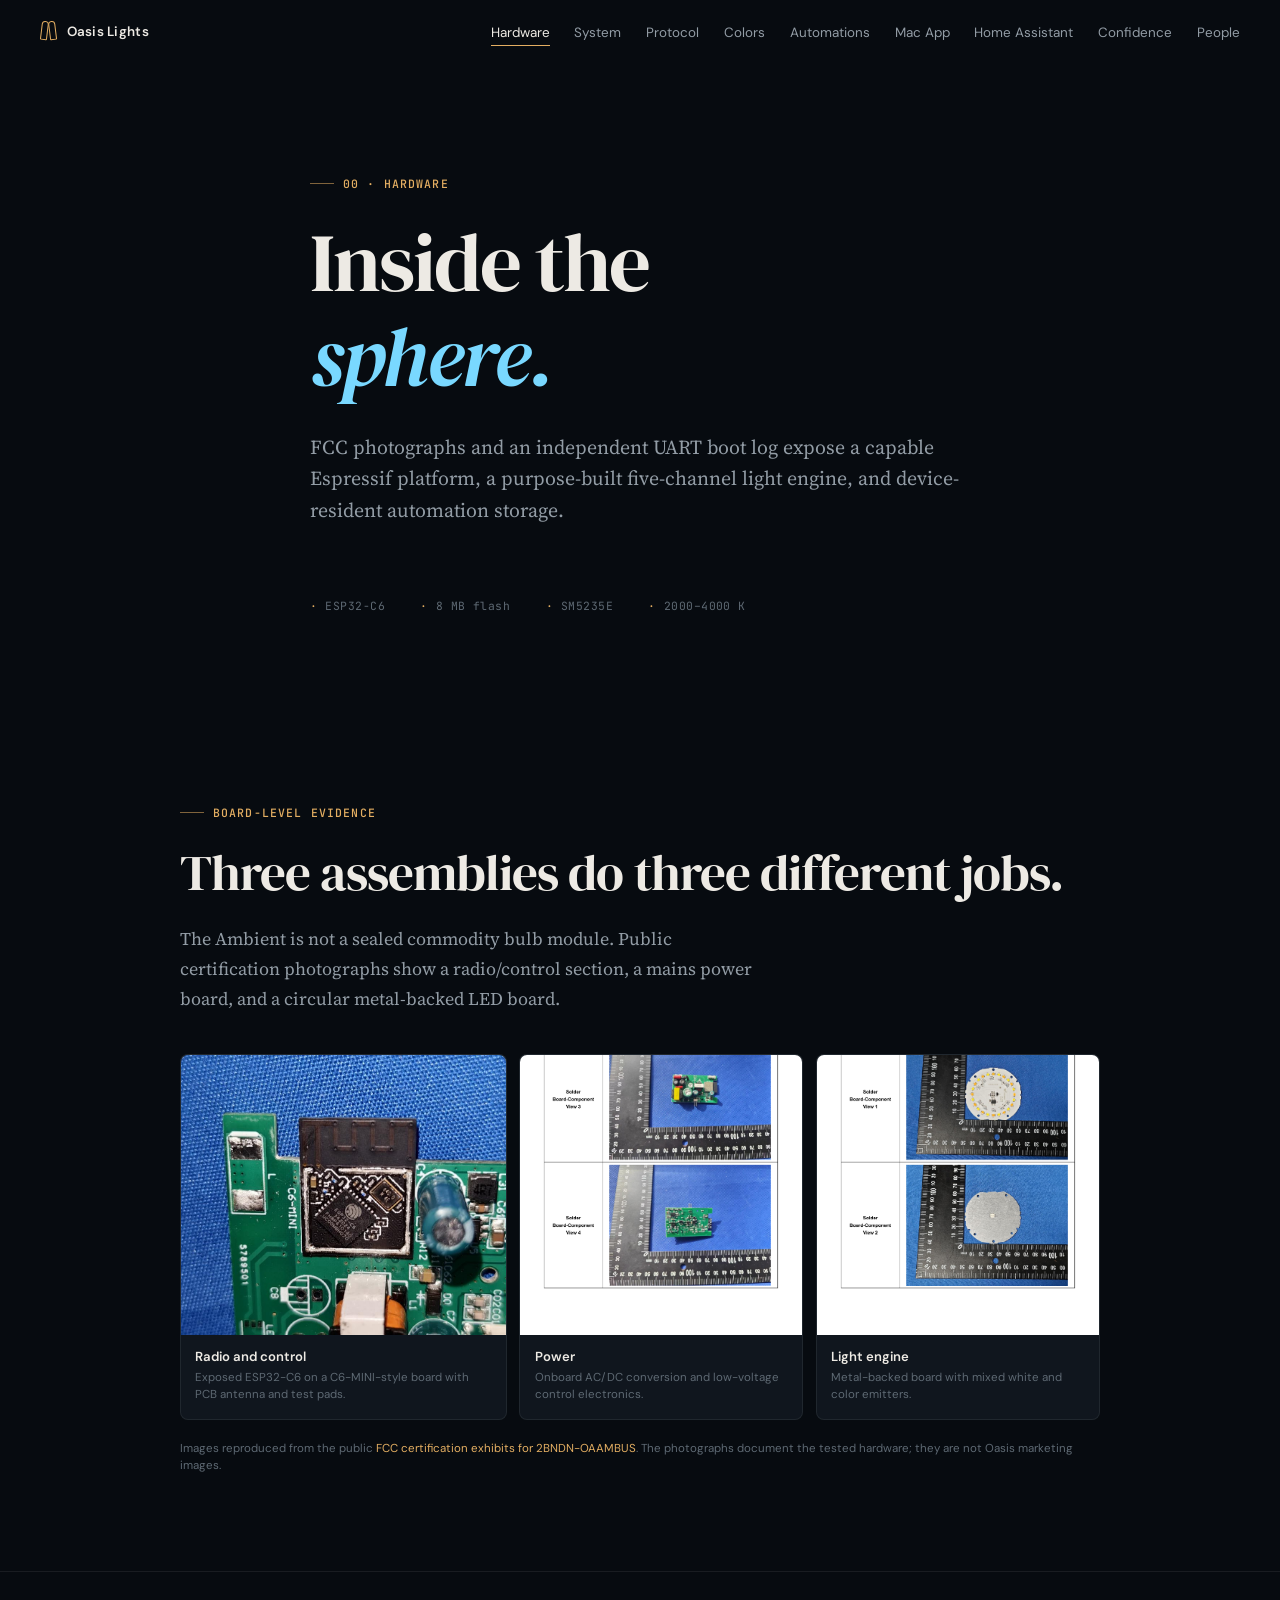
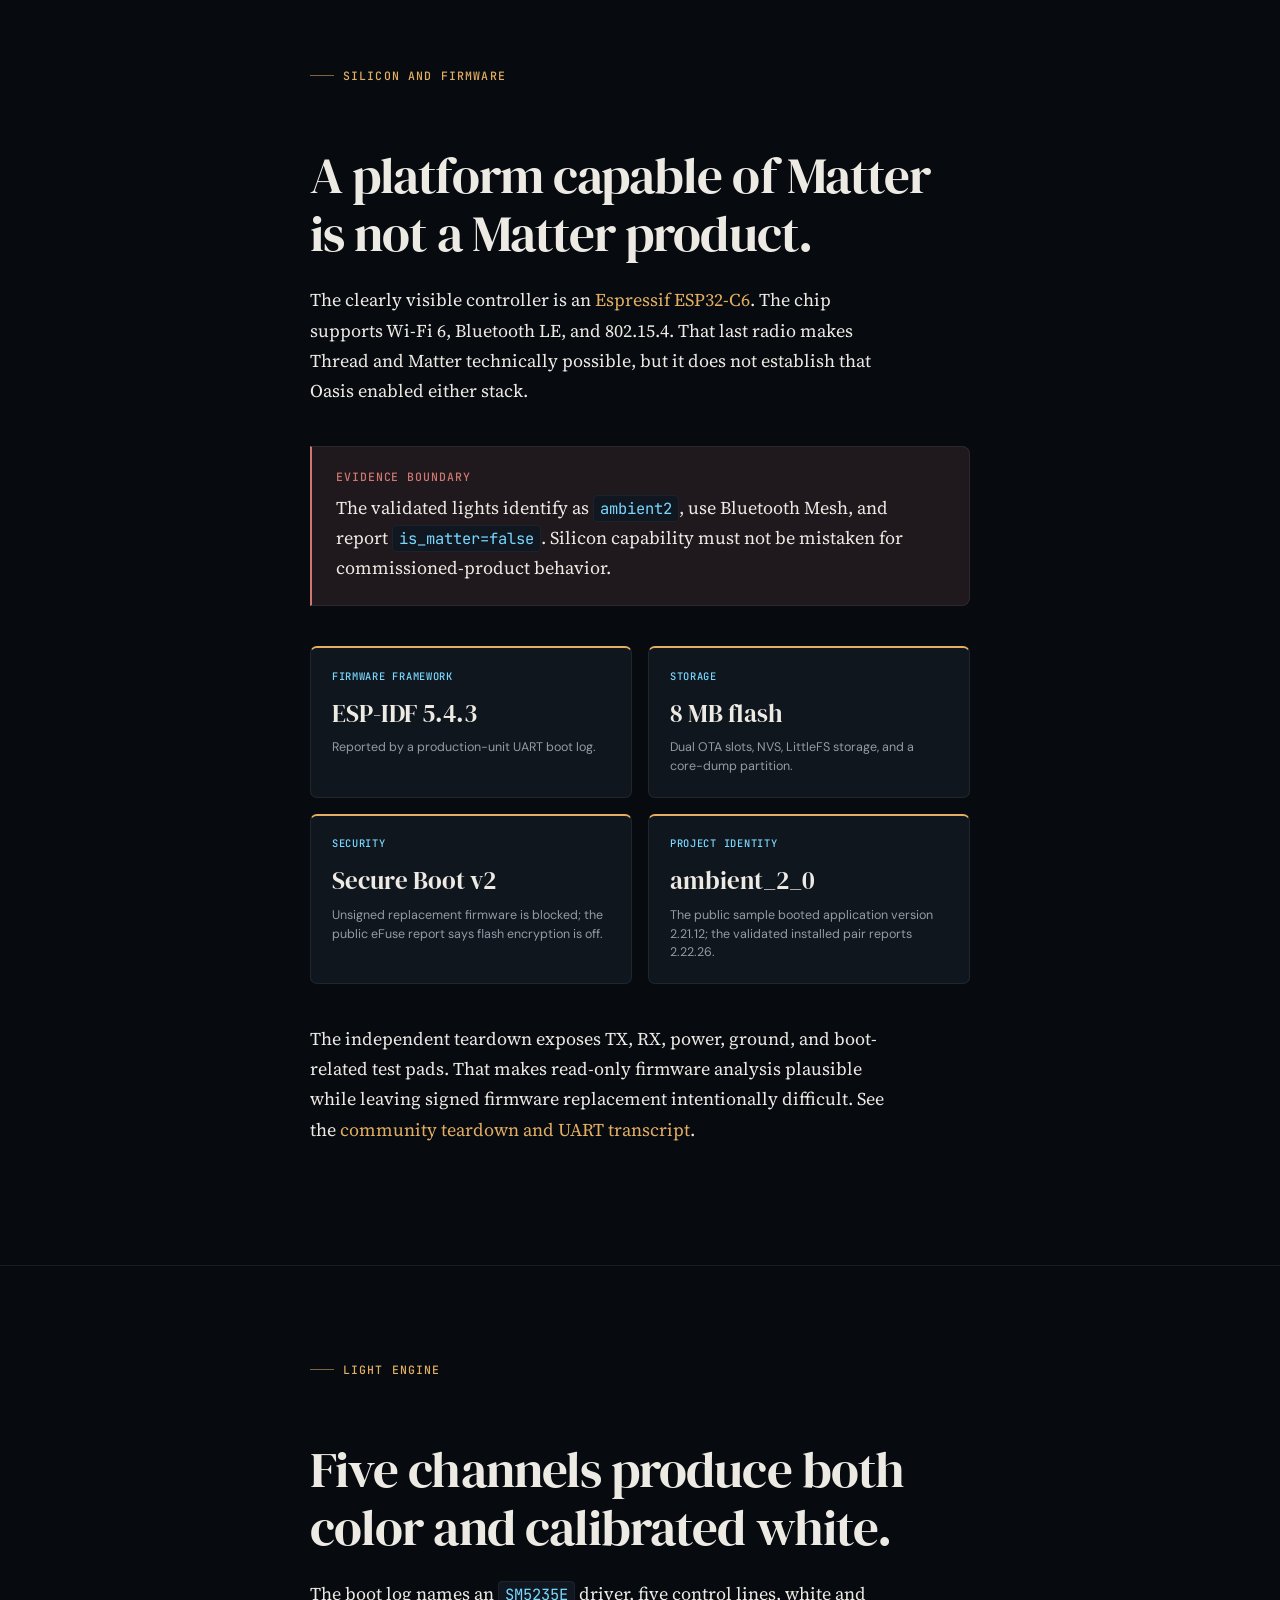
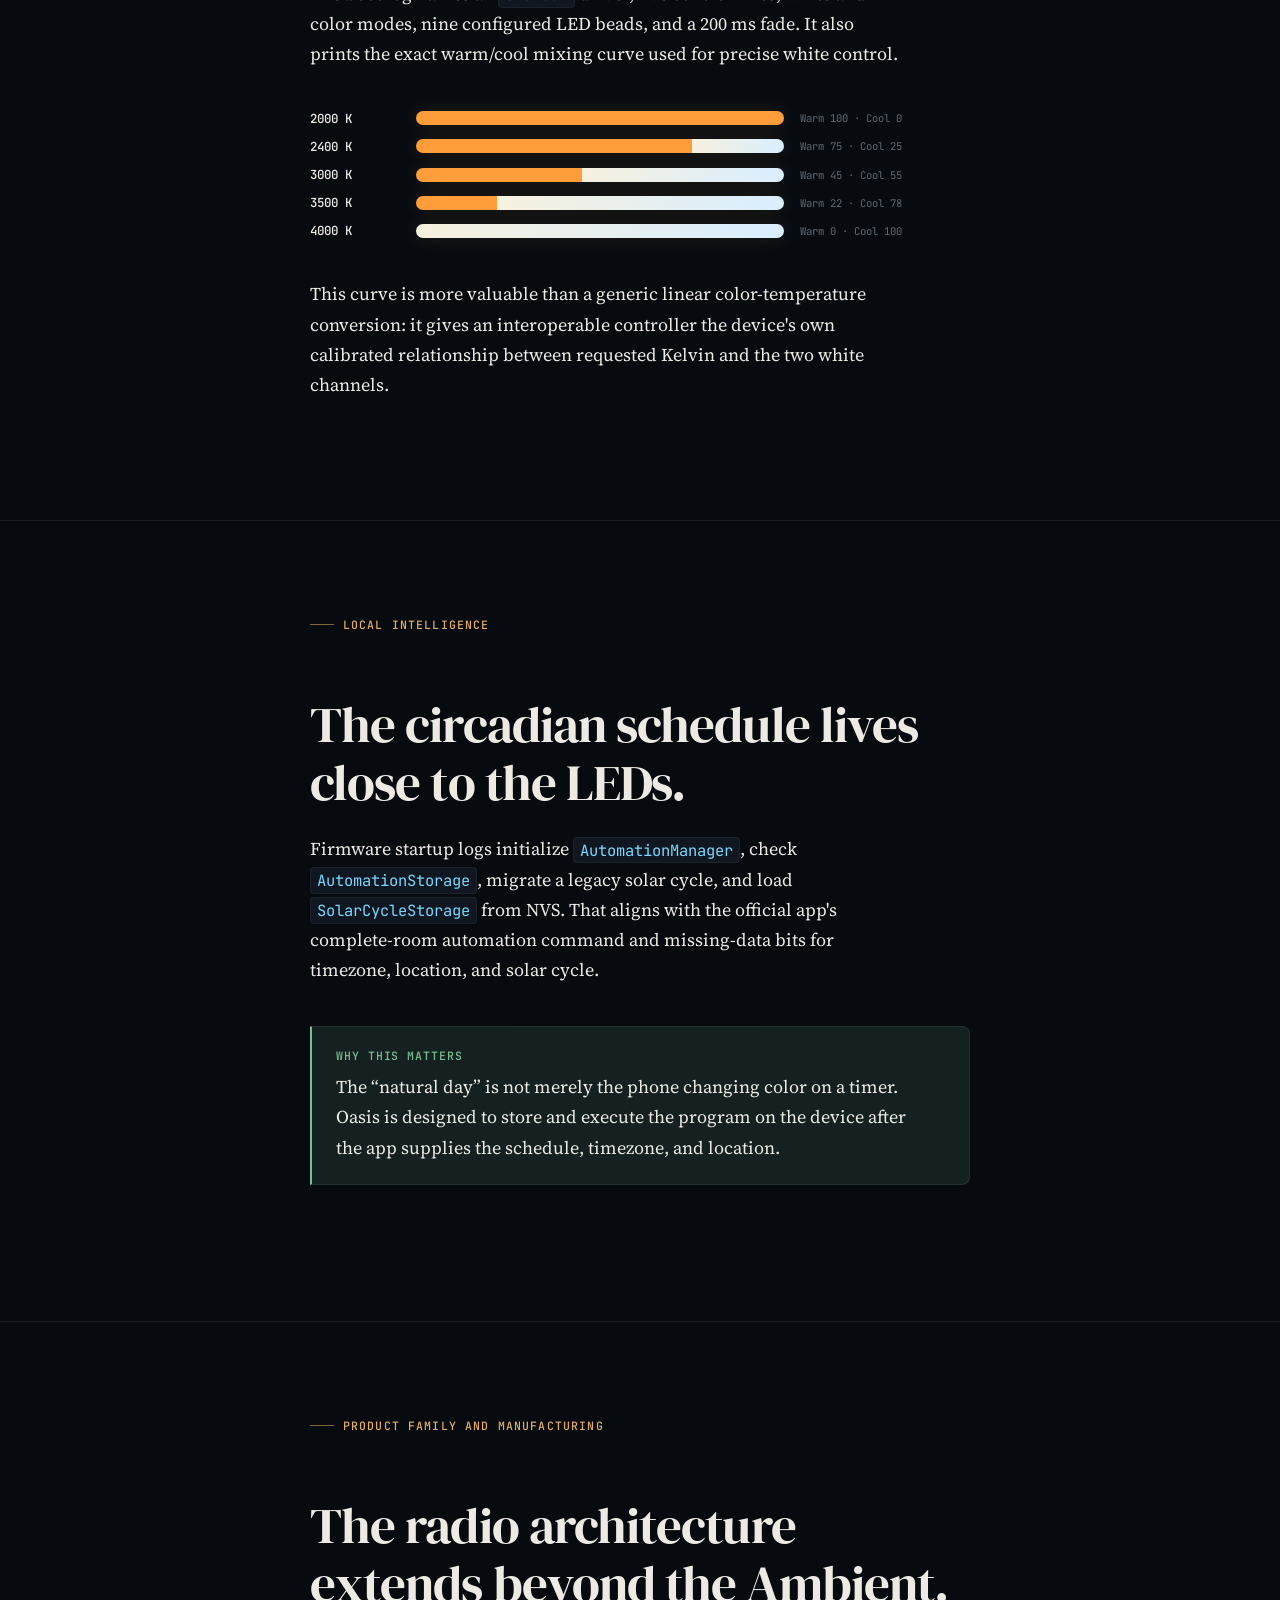
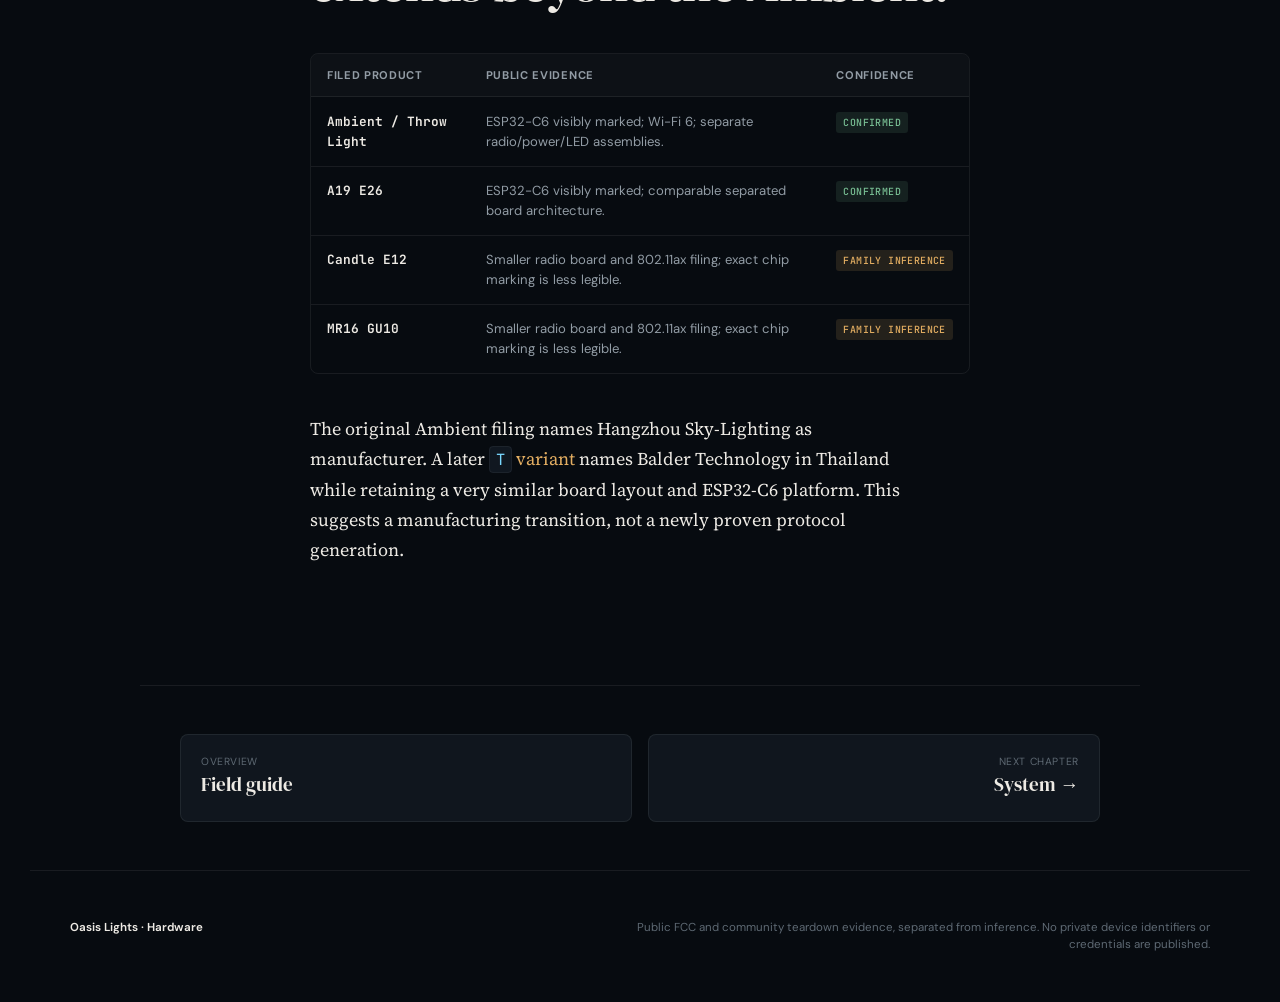
<file: site/pages/hardware.html>
<!doctype html><html lang="en"><head><meta charset="utf-8"><meta name="viewport" content="width=device-width, initial-scale=1"><title>Hardware — Oasis Lights Field Guide</title><meta name="description" content="The ESP32-C6, LED driver, power architecture, firmware, and manufacturing evidence inside Oasis Ambient lights."><link rel="stylesheet" href="../css/style.css?v=3"><script src="../js/main.js?v=2" defer></script></head>
<body><a class="skip-link" href="#main">Skip to content</a>
<nav class="nav" aria-label="Technical field guide"><a class="nav-logo" href="../index.html"><span class="mark" aria-hidden="true"></span> Oasis Lights</a><ul class="nav-links"><li><a class="active" href="hardware.html">Hardware</a></li><li><a href="system.html">System</a></li><li><a href="protocol.html">Protocol</a></li><li><a href="colors.html">Colors</a></li><li><a href="automations.html">Automations</a></li><li><a href="mac-app.html">Mac App</a></li><li><a href="home-assistant.html">Home Assistant</a></li><li><a href="confidence.html">Confidence</a></li><li><a href="people.html">People</a></li></ul></nav>
<main class="page" id="main">
  <header class="hero container"><p class="section-label">00 · Hardware</p><h1>Inside the<br><em>sphere.</em></h1><p class="subtitle">FCC photographs and an independent UART boot log expose a capable Espressif platform, a purpose-built five-channel light engine, and device-resident automation storage.</p><div class="hero-meta"><span>ESP32-C6</span><span>8 MB flash</span><span>SM5235E</span><span>2000–4000 K</span></div></header>

  <section class="section"><div class="container container--wide fade-in"><p class="section-label">Board-level evidence</p><h2>Three assemblies do three different jobs.</h2><p class="lead">The Ambient is not a sealed commodity bulb module. Public certification photographs show a radio/control section, a mains power board, and a circular metal-backed LED board.</p>
    <div class="hardware-gallery">
      <figure><a href="https://fccid.io/2BNDN-OAAMBUS"><img src="../assets/oasis-fcc-esp32-c6.png" alt="FCC internal photograph showing an exposed Espressif ESP32-C6 in an Oasis Ambient light"></a><figcaption><strong>Radio and control</strong><span>Exposed ESP32-C6 on a C6-MINI-style board with PCB antenna and test pads.</span></figcaption></figure>
      <figure><a href="https://fccid.io/2BNDN-OAAMBUS"><img src="../assets/oasis-fcc-power-board.png" alt="FCC internal photographs of the Oasis Ambient mains power and control board"></a><figcaption><strong>Power</strong><span>Onboard AC/DC conversion and low-voltage control electronics.</span></figcaption></figure>
      <figure><a href="https://fccid.io/2BNDN-OAAMBUS"><img src="../assets/oasis-fcc-led-board.png" alt="FCC internal photographs of the circular metal-backed Oasis Ambient LED board"></a><figcaption><strong>Light engine</strong><span>Metal-backed board with mixed white and color emitters.</span></figcaption></figure>
    </div>
    <p class="provenance-note">Images reproduced from the public <a href="https://fccid.io/2BNDN-OAAMBUS">FCC certification exhibits for 2BNDN-OAAMBUS</a>. The photographs document the tested hardware; they are not Oasis marketing images.</p>
  </div></section>

  <section class="section"><div class="container prose fade-in"><p class="section-label">Silicon and firmware</p><h2>A platform capable of Matter is not a Matter product.</h2><p>The clearly visible controller is an <a href="https://www.espressif.com/en/products/socs/esp32-c6">Espressif ESP32-C6</a>. The chip supports Wi-Fi 6, Bluetooth LE, and 802.15.4. That last radio makes Thread and Matter technically possible, but it does not establish that Oasis enabled either stack.</p><div class="callout callout--danger"><div class="callout-title">Evidence boundary</div><p>The validated lights identify as <code>ambient2</code>, use Bluetooth Mesh, and report <code>is_matter=false</code>. Silicon capability must not be mistaken for commissioned-product behavior.</p></div>
    <div class="spec-grid"><article><span>Firmware framework</span><strong>ESP-IDF 5.4.3</strong><p>Reported by a production-unit UART boot log.</p></article><article><span>Storage</span><strong>8 MB flash</strong><p>Dual OTA slots, NVS, LittleFS storage, and a core-dump partition.</p></article><article><span>Security</span><strong>Secure Boot v2</strong><p>Unsigned replacement firmware is blocked; the public eFuse report says flash encryption is off.</p></article><article><span>Project identity</span><strong>ambient_2_0</strong><p>The public sample booted application version 2.21.12; the validated installed pair reports 2.22.26.</p></article></div>
    <p>The independent teardown exposes TX, RX, power, ground, and boot-related test pads. That makes read-only firmware analysis plausible while leaving signed firmware replacement intentionally difficult. See the <a href="https://www.reddit.com/r/hardwarehacking/comments/1sf3svw/oasis_ambient_light_teardown/">community teardown and UART transcript</a>.</p>
  </div></section>

  <section class="section"><div class="container prose fade-in"><p class="section-label">Light engine</p><h2>Five channels produce both color and calibrated white.</h2><p>The boot log names an <code>SM5235E</code> driver, five control lines, white and color modes, nine configured LED beads, and a 200 ms fade. It also prints the exact warm/cool mixing curve used for precise white control.</p>
    <div class="kelvin-curve" aria-label="Oasis warm and cool white calibration points"><div><b>2000 K</b><span style="--warm:100%;--cool:0%"></span><small>Warm 100 · Cool 0</small></div><div><b>2400 K</b><span style="--warm:75%;--cool:25%"></span><small>Warm 75 · Cool 25</small></div><div><b>3000 K</b><span style="--warm:45%;--cool:55%"></span><small>Warm 45 · Cool 55</small></div><div><b>3500 K</b><span style="--warm:22%;--cool:78%"></span><small>Warm 22 · Cool 78</small></div><div><b>4000 K</b><span style="--warm:0%;--cool:100%"></span><small>Warm 0 · Cool 100</small></div></div>
    <p>This curve is more valuable than a generic linear color-temperature conversion: it gives an interoperable controller the device's own calibrated relationship between requested Kelvin and the two white channels.</p>
  </div></section>

  <section class="section"><div class="container prose fade-in"><p class="section-label">Local intelligence</p><h2>The circadian schedule lives close to the LEDs.</h2><p>Firmware startup logs initialize <code>AutomationManager</code>, check <code>AutomationStorage</code>, migrate a legacy solar cycle, and load <code>SolarCycleStorage</code> from NVS. That aligns with the official app's complete-room automation command and missing-data bits for timezone, location, and solar cycle.</p><div class="callout callout--green"><div class="callout-title">Why this matters</div><p>The “natural day” is not merely the phone changing color on a timer. Oasis is designed to store and execute the program on the device after the app supplies the schedule, timezone, and location.</p></div></div></section>

  <section class="section"><div class="container prose fade-in"><p class="section-label">Product family and manufacturing</p><h2>The radio architecture extends beyond the Ambient.</h2><div class="table-wrap"><table><thead><tr><th>Filed product</th><th>Public evidence</th><th>Confidence</th></tr></thead><tbody><tr><td><strong>Ambient / Throw Light</strong></td><td>ESP32-C6 visibly marked; Wi-Fi 6; separate radio/power/LED assemblies.</td><td><span class="tag tag--confirmed">Confirmed</span></td></tr><tr><td><strong>A19 E26</strong></td><td>ESP32-C6 visibly marked; comparable separated board architecture.</td><td><span class="tag tag--confirmed">Confirmed</span></td></tr><tr><td><strong>Candle E12</strong></td><td>Smaller radio board and 802.11ax filing; exact chip marking is less legible.</td><td><span class="tag tag--partial">Family inference</span></td></tr><tr><td><strong>MR16 GU10</strong></td><td>Smaller radio board and 802.11ax filing; exact chip marking is less legible.</td><td><span class="tag tag--partial">Family inference</span></td></tr></tbody></table></div><p>The original Ambient filing names Hangzhou Sky-Lighting as manufacturer. A later <a href="https://fccid.io/2BNDN-OAAMBUST"><code>T</code> variant</a> names Balder Technology in Thailand while retaining a very similar board layout and ESP32-C6 platform. This suggests a manufacturing transition, not a newly proven protocol generation.</p></div></section>

  <div class="page-nav container container--wide"><a href="../index.html"><small>Overview</small><strong>Field guide</strong></a><a href="system.html"><small>Next chapter</small><strong>System →</strong></a></div>
</main><footer class="site-footer"><div><strong>Oasis Lights · Hardware</strong></div><div>Public FCC and community teardown evidence, separated from inference. No private device identifiers or credentials are published.</div></footer></body></html>
</file>
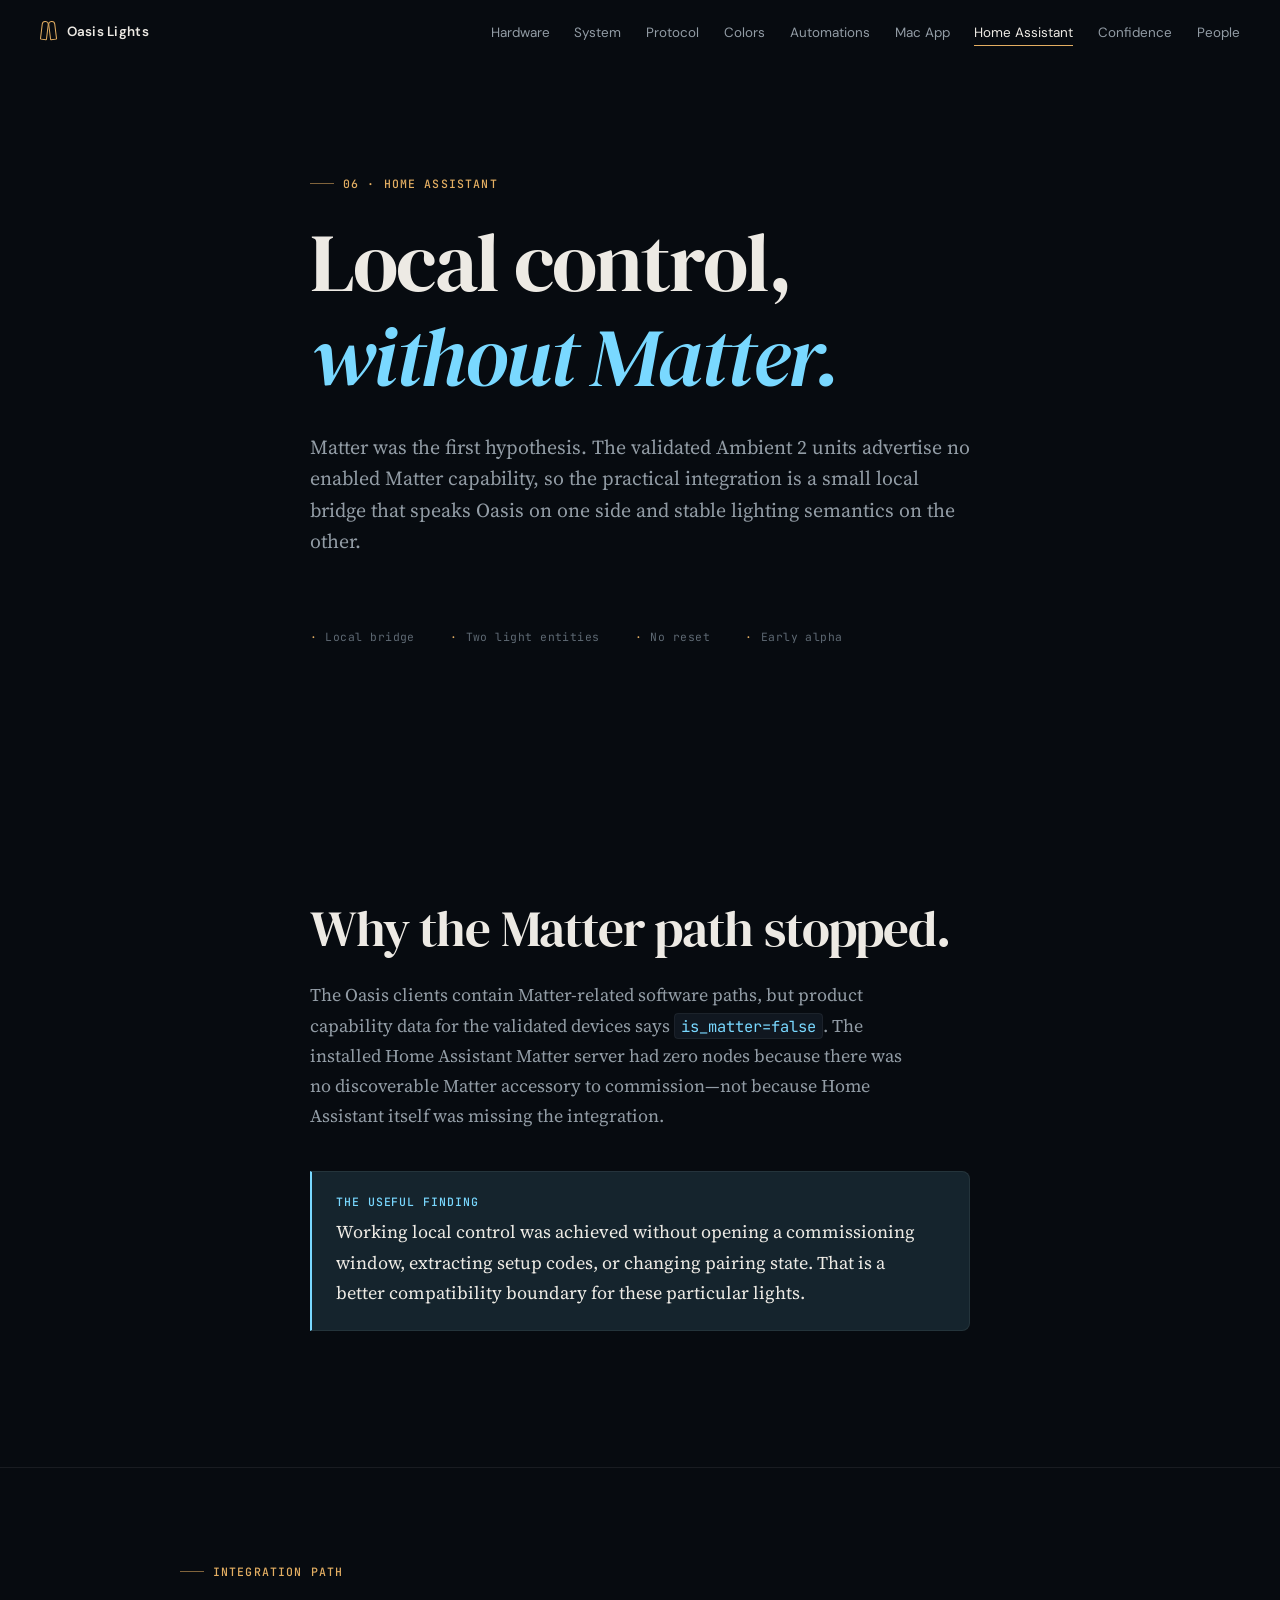
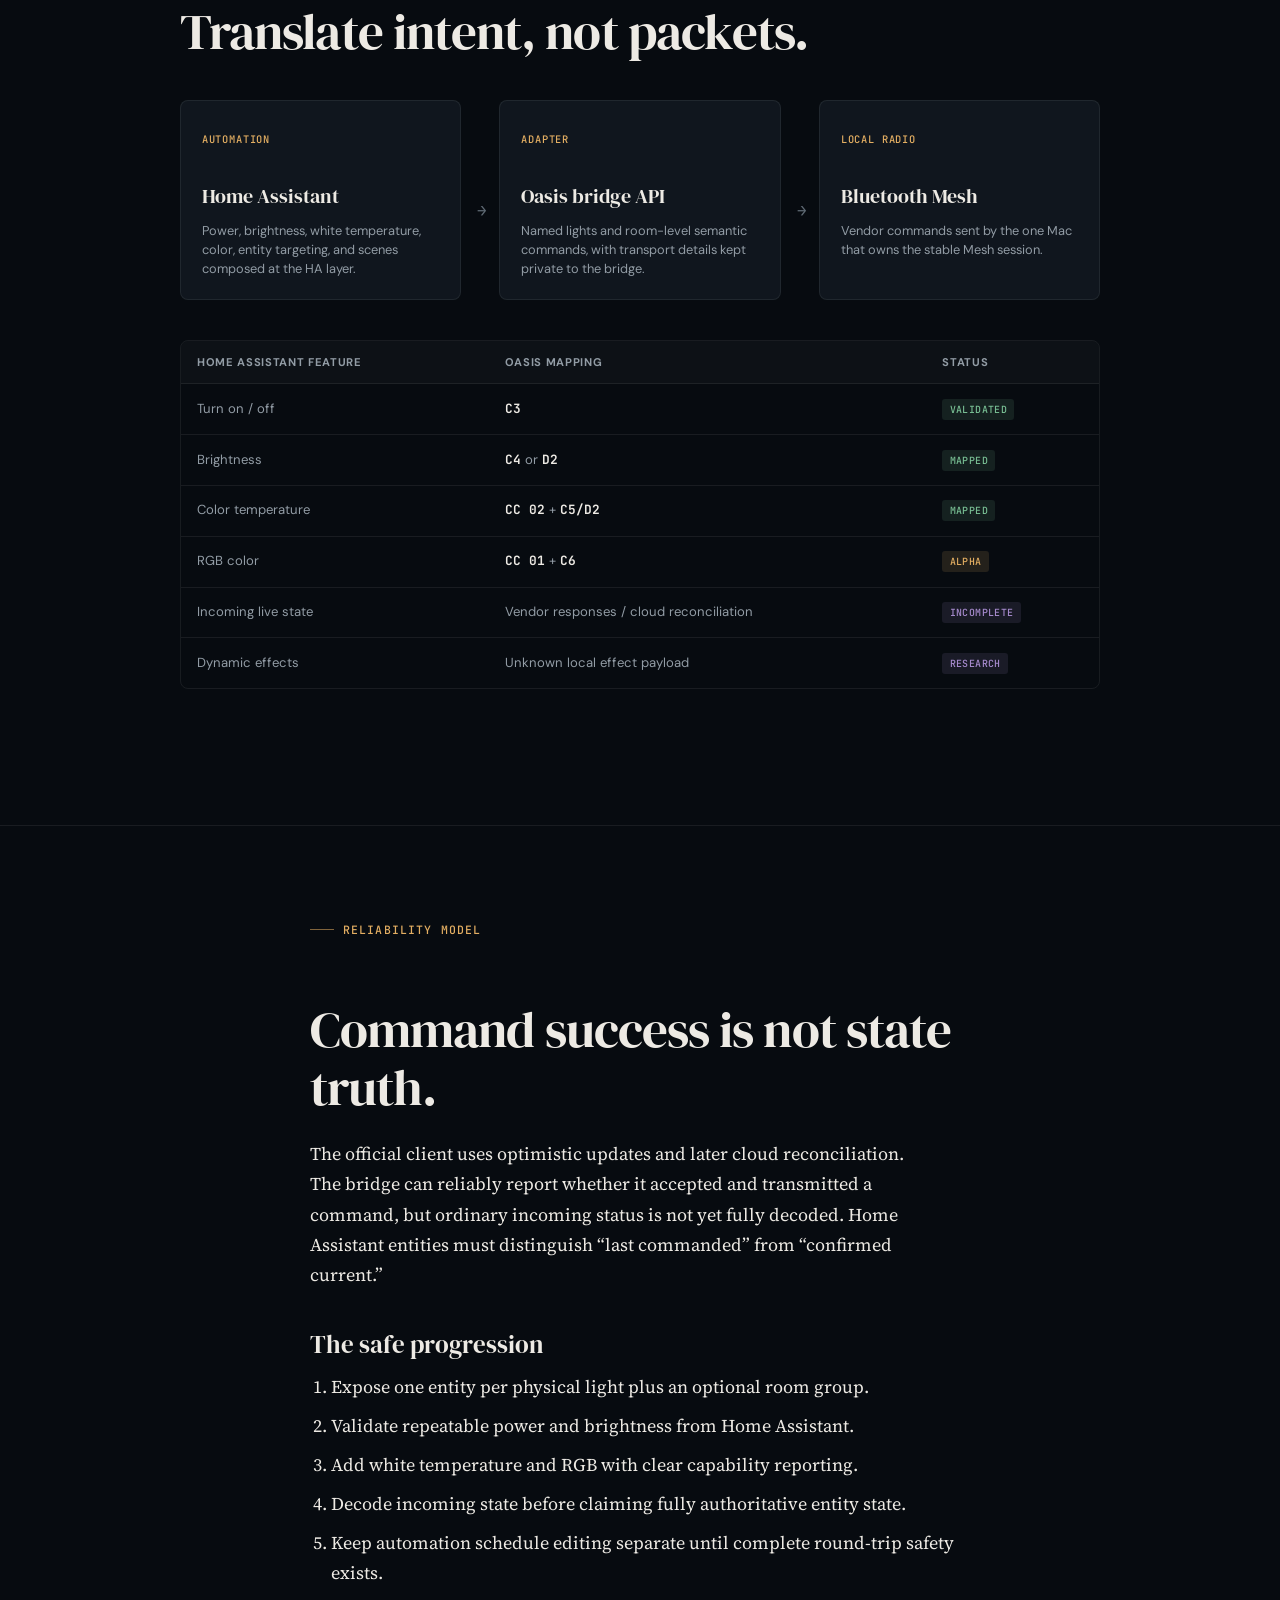
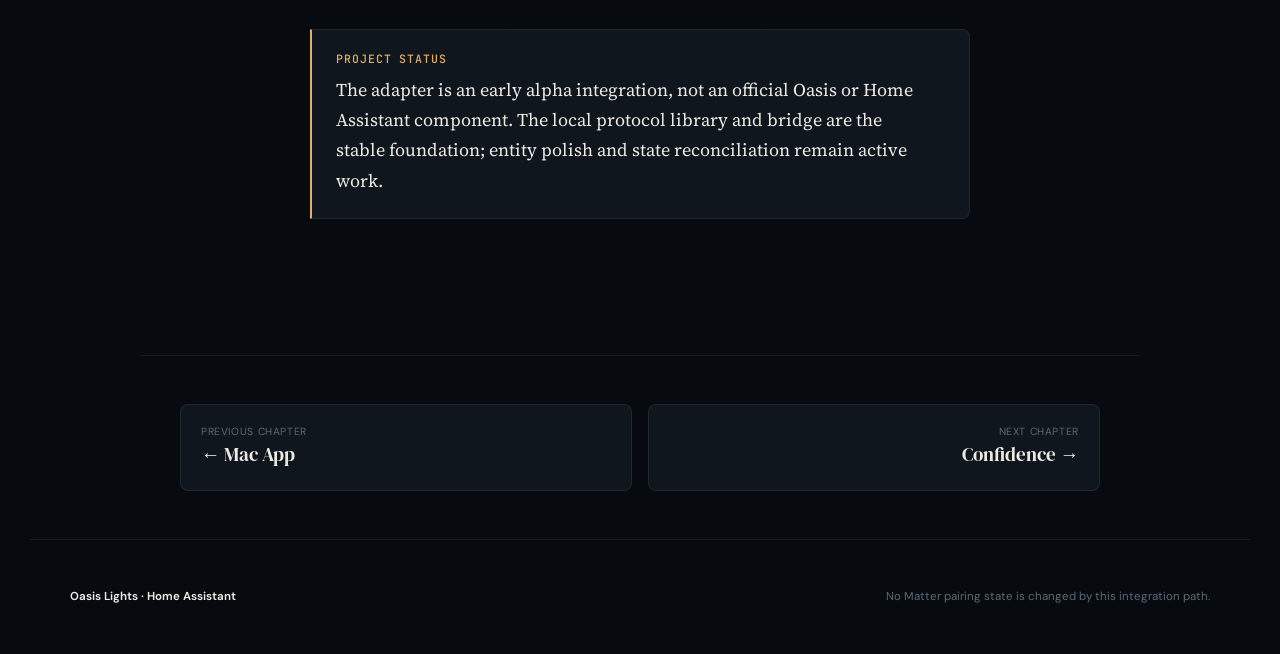
<file: site/pages/home-assistant.html>
<!doctype html><html lang="en"><head><meta charset="utf-8"><meta name="viewport" content="width=device-width, initial-scale=1"><title>Home Assistant — Oasis Lights Field Guide</title><meta name="description" content="Integrating Oasis lights with Home Assistant through the local bridge."><link rel="stylesheet" href="../css/style.css?v=3"><script src="../js/main.js?v=2" defer></script></head>
<body><a class="skip-link" href="#main">Skip to content</a><nav class="nav" aria-label="Technical field guide"><a class="nav-logo" href="../index.html"><span class="mark" aria-hidden="true"></span> Oasis Lights</a><ul class="nav-links"><li><a href="hardware.html">Hardware</a></li><li><a href="system.html">System</a></li><li><a href="protocol.html">Protocol</a></li><li><a href="colors.html">Colors</a></li><li><a href="automations.html">Automations</a></li><li><a href="mac-app.html">Mac App</a></li><li><a class="active" href="home-assistant.html">Home Assistant</a></li><li><a href="confidence.html">Confidence</a></li><li><a href="people.html">People</a></li></ul></nav>
<main class="page" id="main"><header class="hero container"><p class="section-label">06 · Home Assistant</p><h1>Local control,<br><em>without Matter.</em></h1><p class="subtitle">Matter was the first hypothesis. The validated Ambient 2 units advertise no enabled Matter capability, so the practical integration is a small local bridge that speaks Oasis on one side and stable lighting semantics on the other.</p><div class="hero-meta"><span>Local bridge</span><span>Two light entities</span><span>No reset</span><span>Early alpha</span></div></header>
<section class="section"><div class="container prose fade-in"><h2>Why the Matter path stopped.</h2><p class="lead">The Oasis clients contain Matter-related software paths, but product capability data for the validated devices says <code>is_matter=false</code>. The installed Home Assistant Matter server had zero nodes because there was no discoverable Matter accessory to commission—not because Home Assistant itself was missing the integration.</p><div class="callout callout--cyan"><div class="callout-title">The useful finding</div><p>Working local control was achieved without opening a commissioning window, extracting setup codes, or changing pairing state. That is a better compatibility boundary for these particular lights.</p></div></div></section>
<section class="section"><div class="container container--wide fade-in"><p class="section-label">Integration path</p><h2>Translate intent, not packets.</h2><div class="flow"><article class="flow-node"><span>Automation</span><h3>Home Assistant</h3><p>Power, brightness, white temperature, color, entity targeting, and scenes composed at the HA layer.</p></article><article class="flow-node"><span>Adapter</span><h3>Oasis bridge API</h3><p>Named lights and room-level semantic commands, with transport details kept private to the bridge.</p></article><article class="flow-node"><span>Local radio</span><h3>Bluetooth Mesh</h3><p>Vendor commands sent by the one Mac that owns the stable Mesh session.</p></article></div>
<div class="table-wrap"><table><thead><tr><th>Home Assistant feature</th><th>Oasis mapping</th><th>Status</th></tr></thead><tbody><tr><td>Turn on / off</td><td><strong>C3</strong></td><td><span class="tag tag--confirmed">Validated</span></td></tr><tr><td>Brightness</td><td><strong>C4</strong> or <strong>D2</strong></td><td><span class="tag tag--confirmed">Mapped</span></td></tr><tr><td>Color temperature</td><td><strong>CC 02</strong> + <strong>C5/D2</strong></td><td><span class="tag tag--confirmed">Mapped</span></td></tr><tr><td>RGB color</td><td><strong>CC 01</strong> + <strong>C6</strong></td><td><span class="tag tag--partial">Alpha</span></td></tr><tr><td>Incoming live state</td><td>Vendor responses / cloud reconciliation</td><td><span class="tag tag--unknown">Incomplete</span></td></tr><tr><td>Dynamic effects</td><td>Unknown local effect payload</td><td><span class="tag tag--unknown">Research</span></td></tr></tbody></table></div></div></section>
<section class="section"><div class="container prose fade-in"><p class="section-label">Reliability model</p><h2>Command success is not state truth.</h2><p>The official client uses optimistic updates and later cloud reconciliation. The bridge can reliably report whether it accepted and transmitted a command, but ordinary incoming status is not yet fully decoded. Home Assistant entities must distinguish “last commanded” from “confirmed current.”</p><h3>The safe progression</h3><ol><li>Expose one entity per physical light plus an optional room group.</li><li>Validate repeatable power and brightness from Home Assistant.</li><li>Add white temperature and RGB with clear capability reporting.</li><li>Decode incoming state before claiming fully authoritative entity state.</li><li>Keep automation schedule editing separate until complete round-trip safety exists.</li></ol><div class="callout"><div class="callout-title">Project status</div><p>The adapter is an early alpha integration, not an official Oasis or Home Assistant component. The local protocol library and bridge are the stable foundation; entity polish and state reconciliation remain active work.</p></div></div></section>
<div class="page-nav container container--wide"><a href="mac-app.html"><small>Previous chapter</small><strong>← Mac App</strong></a><a href="confidence.html"><small>Next chapter</small><strong>Confidence →</strong></a></div></main><footer class="site-footer"><div><strong>Oasis Lights · Home Assistant</strong></div><div>No Matter pairing state is changed by this integration path.</div></footer></body></html>
</file>
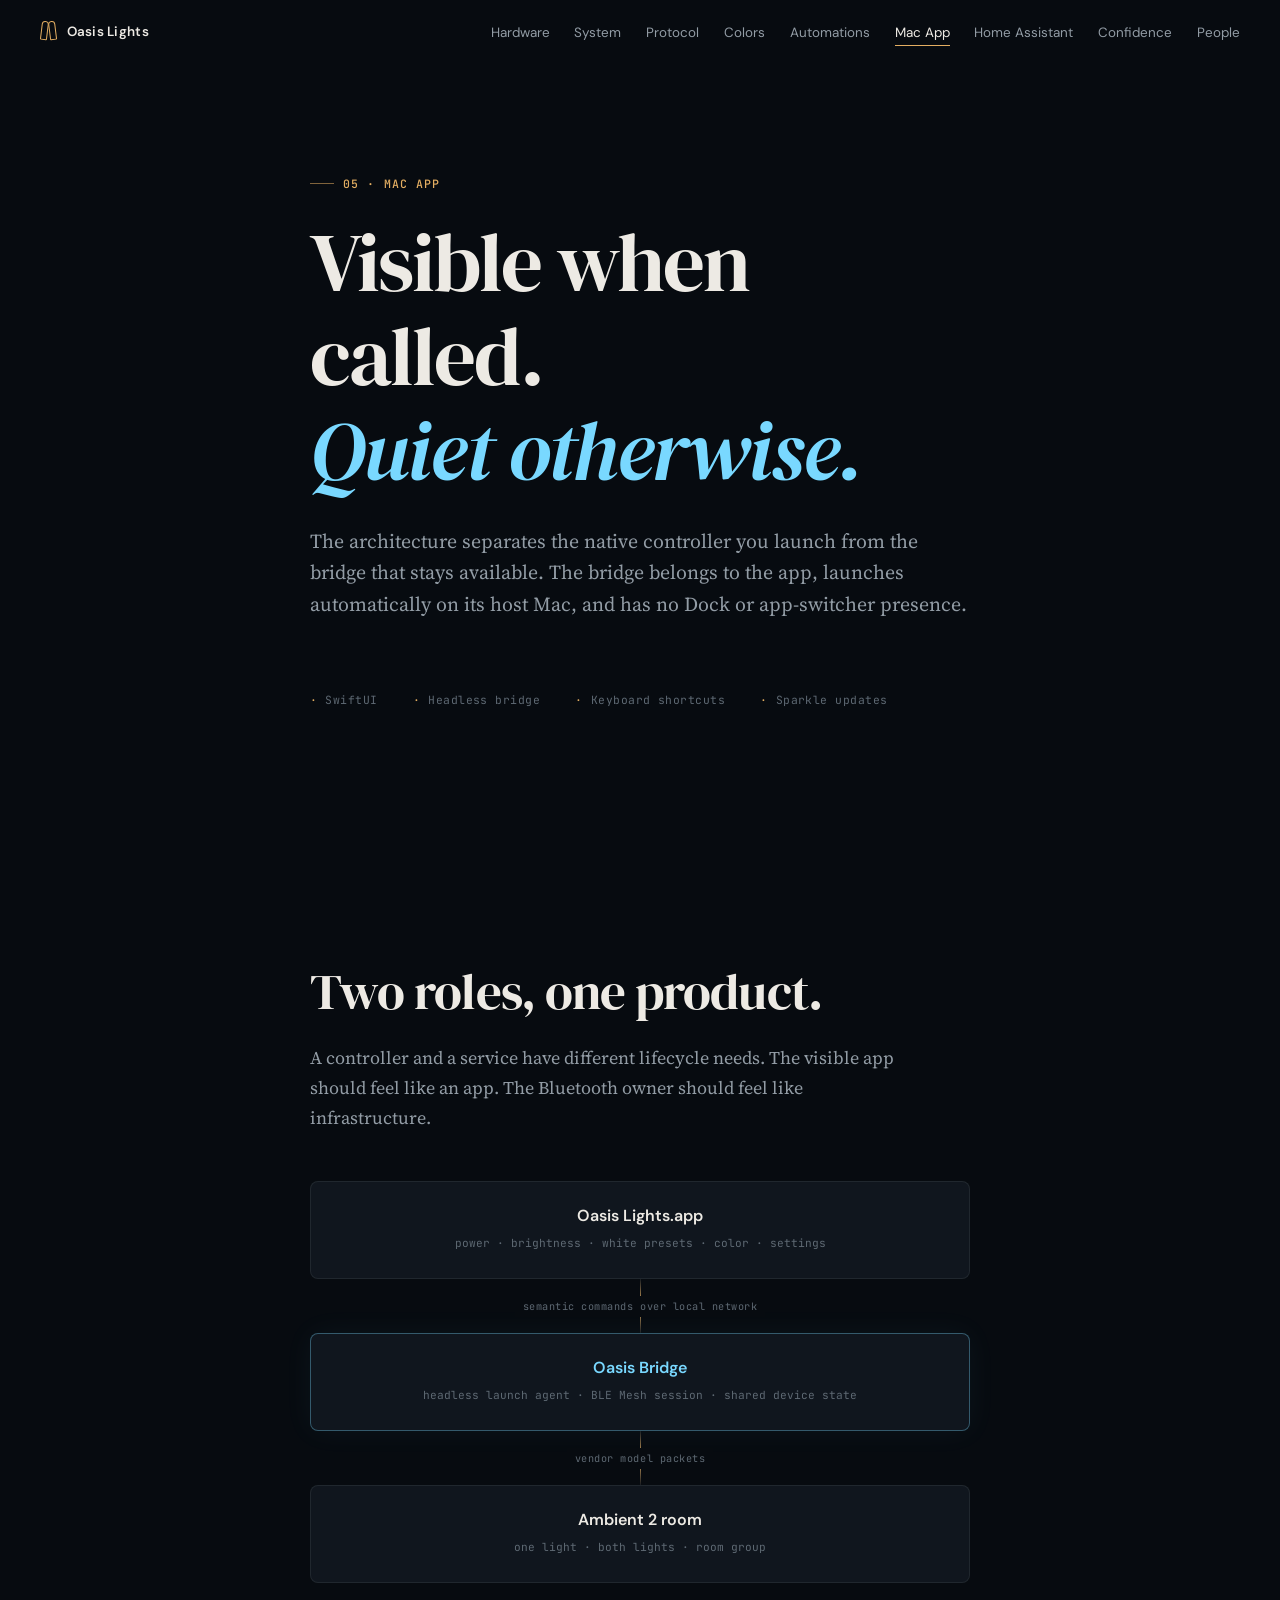
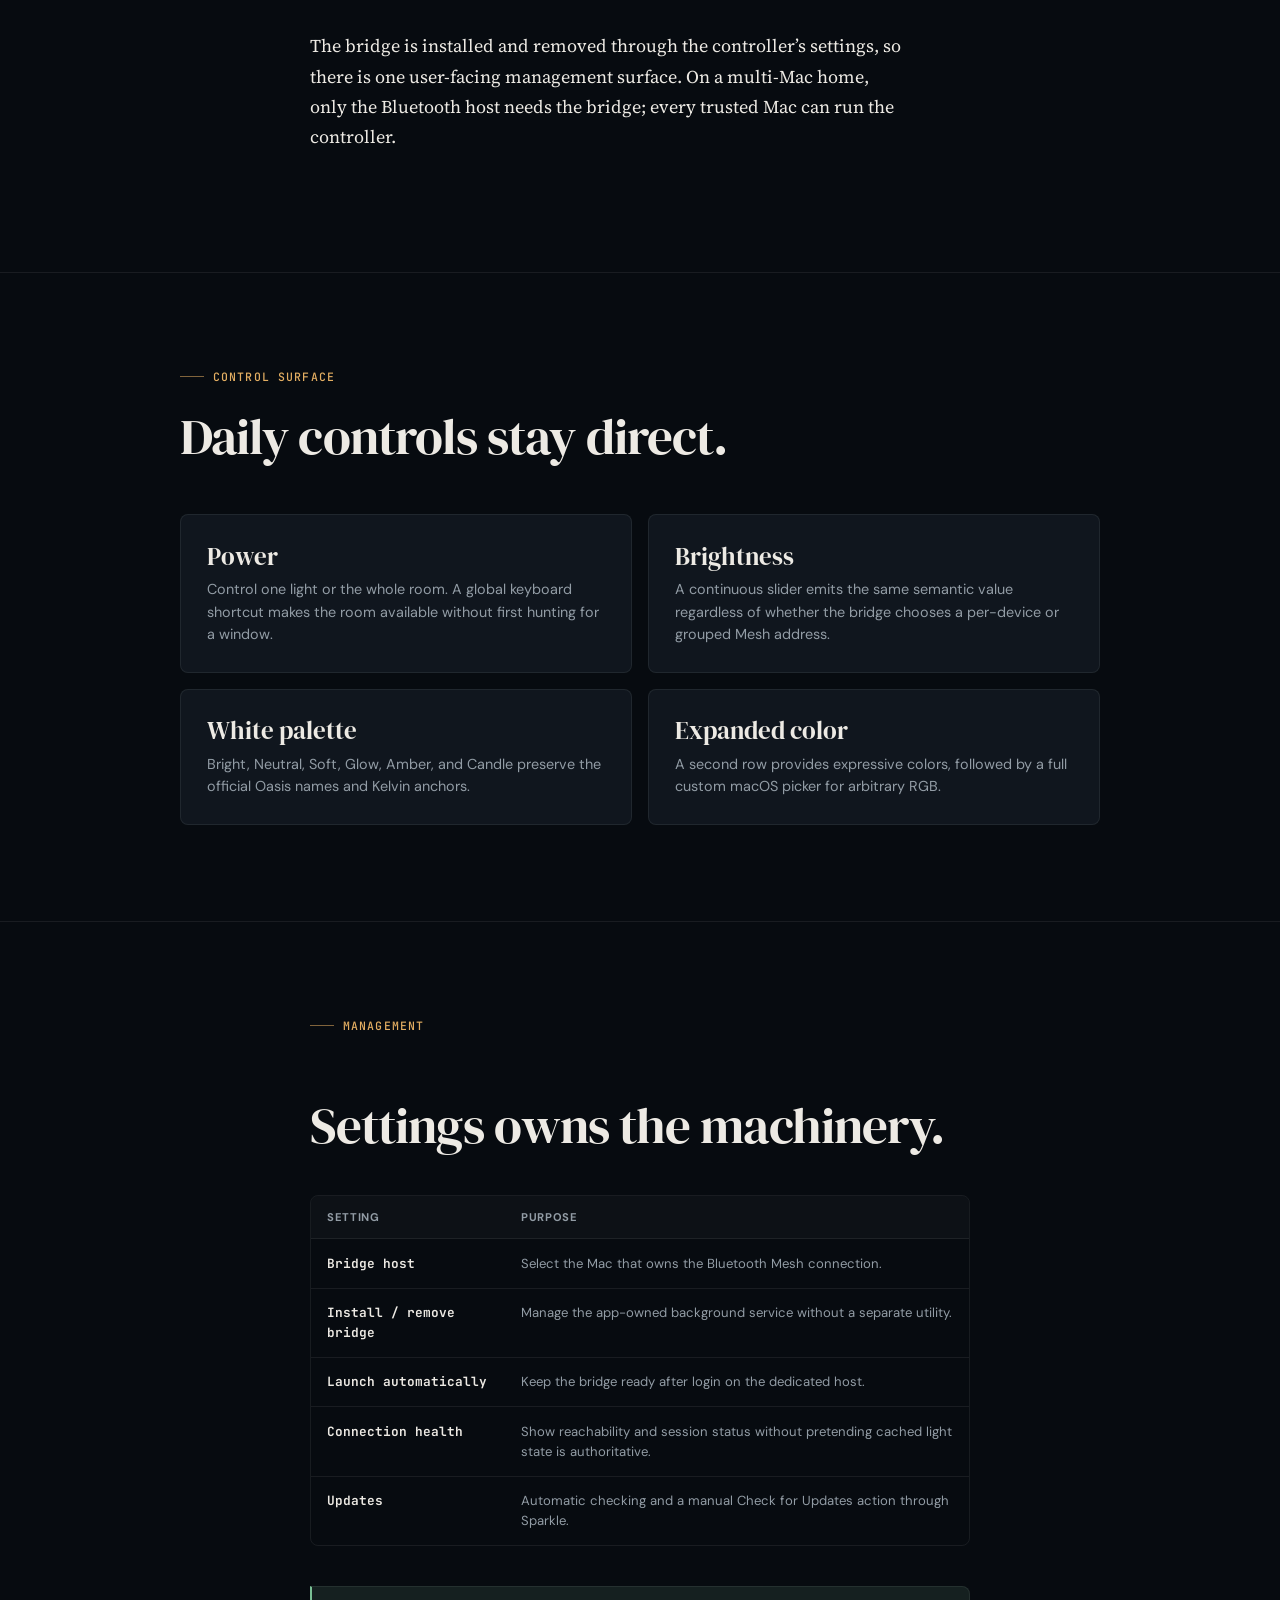
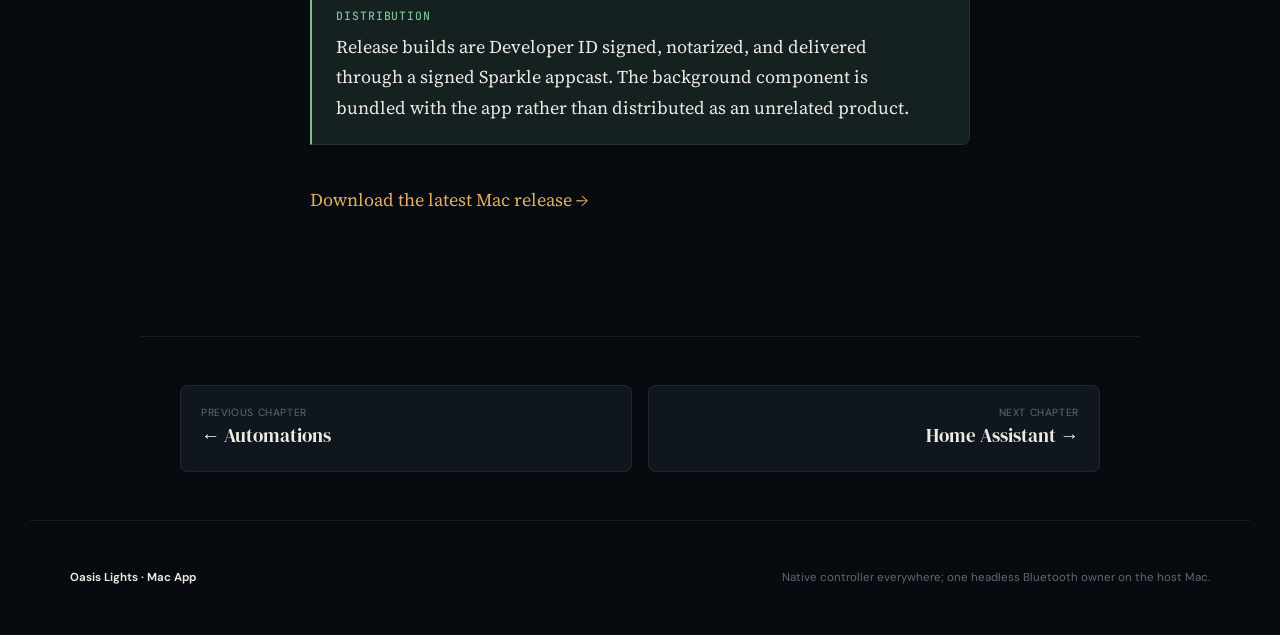
<file: site/pages/mac-app.html>
<!doctype html><html lang="en"><head><meta charset="utf-8"><meta name="viewport" content="width=device-width, initial-scale=1"><title>Mac App — Oasis Lights Field Guide</title><meta name="description" content="The native Mac controller and headless Oasis bridge architecture."><link rel="stylesheet" href="../css/style.css?v=3"><script src="../js/main.js?v=2" defer></script></head>
<body><a class="skip-link" href="#main">Skip to content</a><nav class="nav" aria-label="Technical field guide"><a class="nav-logo" href="../index.html"><span class="mark" aria-hidden="true"></span> Oasis Lights</a><ul class="nav-links"><li><a href="hardware.html">Hardware</a></li><li><a href="system.html">System</a></li><li><a href="protocol.html">Protocol</a></li><li><a href="colors.html">Colors</a></li><li><a href="automations.html">Automations</a></li><li><a class="active" href="mac-app.html">Mac App</a></li><li><a href="home-assistant.html">Home Assistant</a></li><li><a href="confidence.html">Confidence</a></li><li><a href="people.html">People</a></li></ul></nav>
<main class="page" id="main"><header class="hero container"><p class="section-label">05 · Mac App</p><h1>Visible when called.<br><em>Quiet otherwise.</em></h1><p class="subtitle">The architecture separates the native controller you launch from the bridge that stays available. The bridge belongs to the app, launches automatically on its host Mac, and has no Dock or app-switcher presence.</p><div class="hero-meta"><span>SwiftUI</span><span>Headless bridge</span><span>Keyboard shortcuts</span><span>Sparkle updates</span></div></header>
<section class="section"><div class="container prose fade-in"><h2>Two roles, one product.</h2><p class="lead">A controller and a service have different lifecycle needs. The visible app should feel like an app. The Bluetooth owner should feel like infrastructure.</p><div class="architecture-stack"><div class="stack-box"><strong>Oasis Lights.app</strong><span>power · brightness · white presets · color · settings</span></div><div class="stack-arrow"><span>semantic commands over local network</span></div><div class="stack-box accent"><strong>Oasis Bridge</strong><span>headless launch agent · BLE Mesh session · shared device state</span></div><div class="stack-arrow"><span>vendor model packets</span></div><div class="stack-box"><strong>Ambient 2 room</strong><span>one light · both lights · room group</span></div></div>
<p>The bridge is installed and removed through the controller’s settings, so there is one user-facing management surface. On a multi-Mac home, only the Bluetooth host needs the bridge; every trusted Mac can run the controller.</p></div></section>
<section class="section"><div class="container container--wide fade-in"><p class="section-label">Control surface</p><h2>Daily controls stay direct.</h2><div class="card-grid"><article class="card"><h3>Power</h3><p>Control one light or the whole room. A global keyboard shortcut makes the room available without first hunting for a window.</p></article><article class="card"><h3>Brightness</h3><p>A continuous slider emits the same semantic value regardless of whether the bridge chooses a per-device or grouped Mesh address.</p></article><article class="card"><h3>White palette</h3><p>Bright, Neutral, Soft, Glow, Amber, and Candle preserve the official Oasis names and Kelvin anchors.</p></article><article class="card"><h3>Expanded color</h3><p>A second row provides expressive colors, followed by a full custom macOS picker for arbitrary RGB.</p></article></div></div></section>
<section class="section"><div class="container prose fade-in"><p class="section-label">Management</p><h2>Settings owns the machinery.</h2><div class="table-wrap"><table><thead><tr><th>Setting</th><th>Purpose</th></tr></thead><tbody><tr><td><strong>Bridge host</strong></td><td>Select the Mac that owns the Bluetooth Mesh connection.</td></tr><tr><td><strong>Install / remove bridge</strong></td><td>Manage the app-owned background service without a separate utility.</td></tr><tr><td><strong>Launch automatically</strong></td><td>Keep the bridge ready after login on the dedicated host.</td></tr><tr><td><strong>Connection health</strong></td><td>Show reachability and session status without pretending cached light state is authoritative.</td></tr><tr><td><strong>Updates</strong></td><td>Automatic checking and a manual Check for Updates action through Sparkle.</td></tr></tbody></table></div><div class="callout callout--green"><div class="callout-title">Distribution</div><p>Release builds are Developer ID signed, notarized, and delivered through a signed Sparkle appcast. The background component is bundled with the app rather than distributed as an unrelated product.</p></div><p><a href="https://github.com/malpern/oasis-lights-mac/releases/latest">Download the latest Mac release →</a></p></div></section>
<div class="page-nav container container--wide"><a href="automations.html"><small>Previous chapter</small><strong>← Automations</strong></a><a href="home-assistant.html"><small>Next chapter</small><strong>Home Assistant →</strong></a></div></main><footer class="site-footer"><div><strong>Oasis Lights · Mac App</strong></div><div>Native controller everywhere; one headless Bluetooth owner on the host Mac.</div></footer></body></html>
</file>
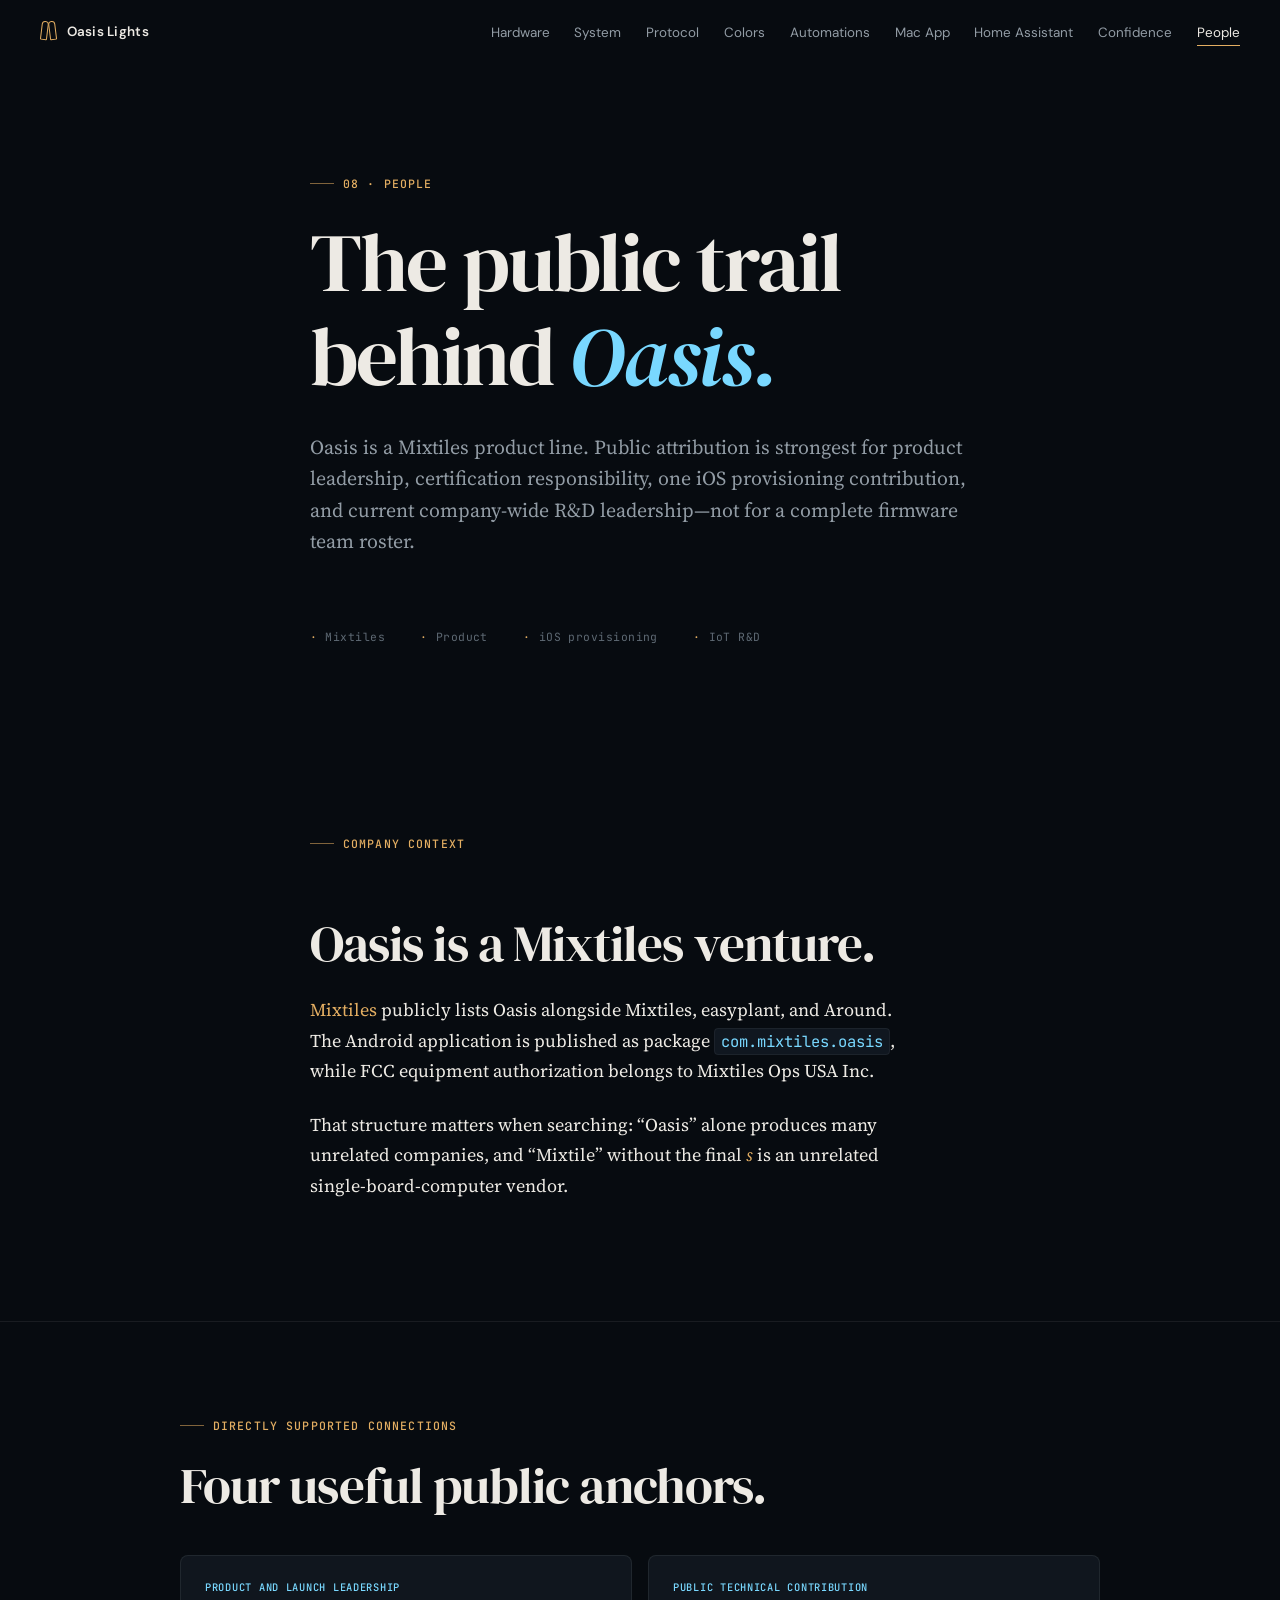
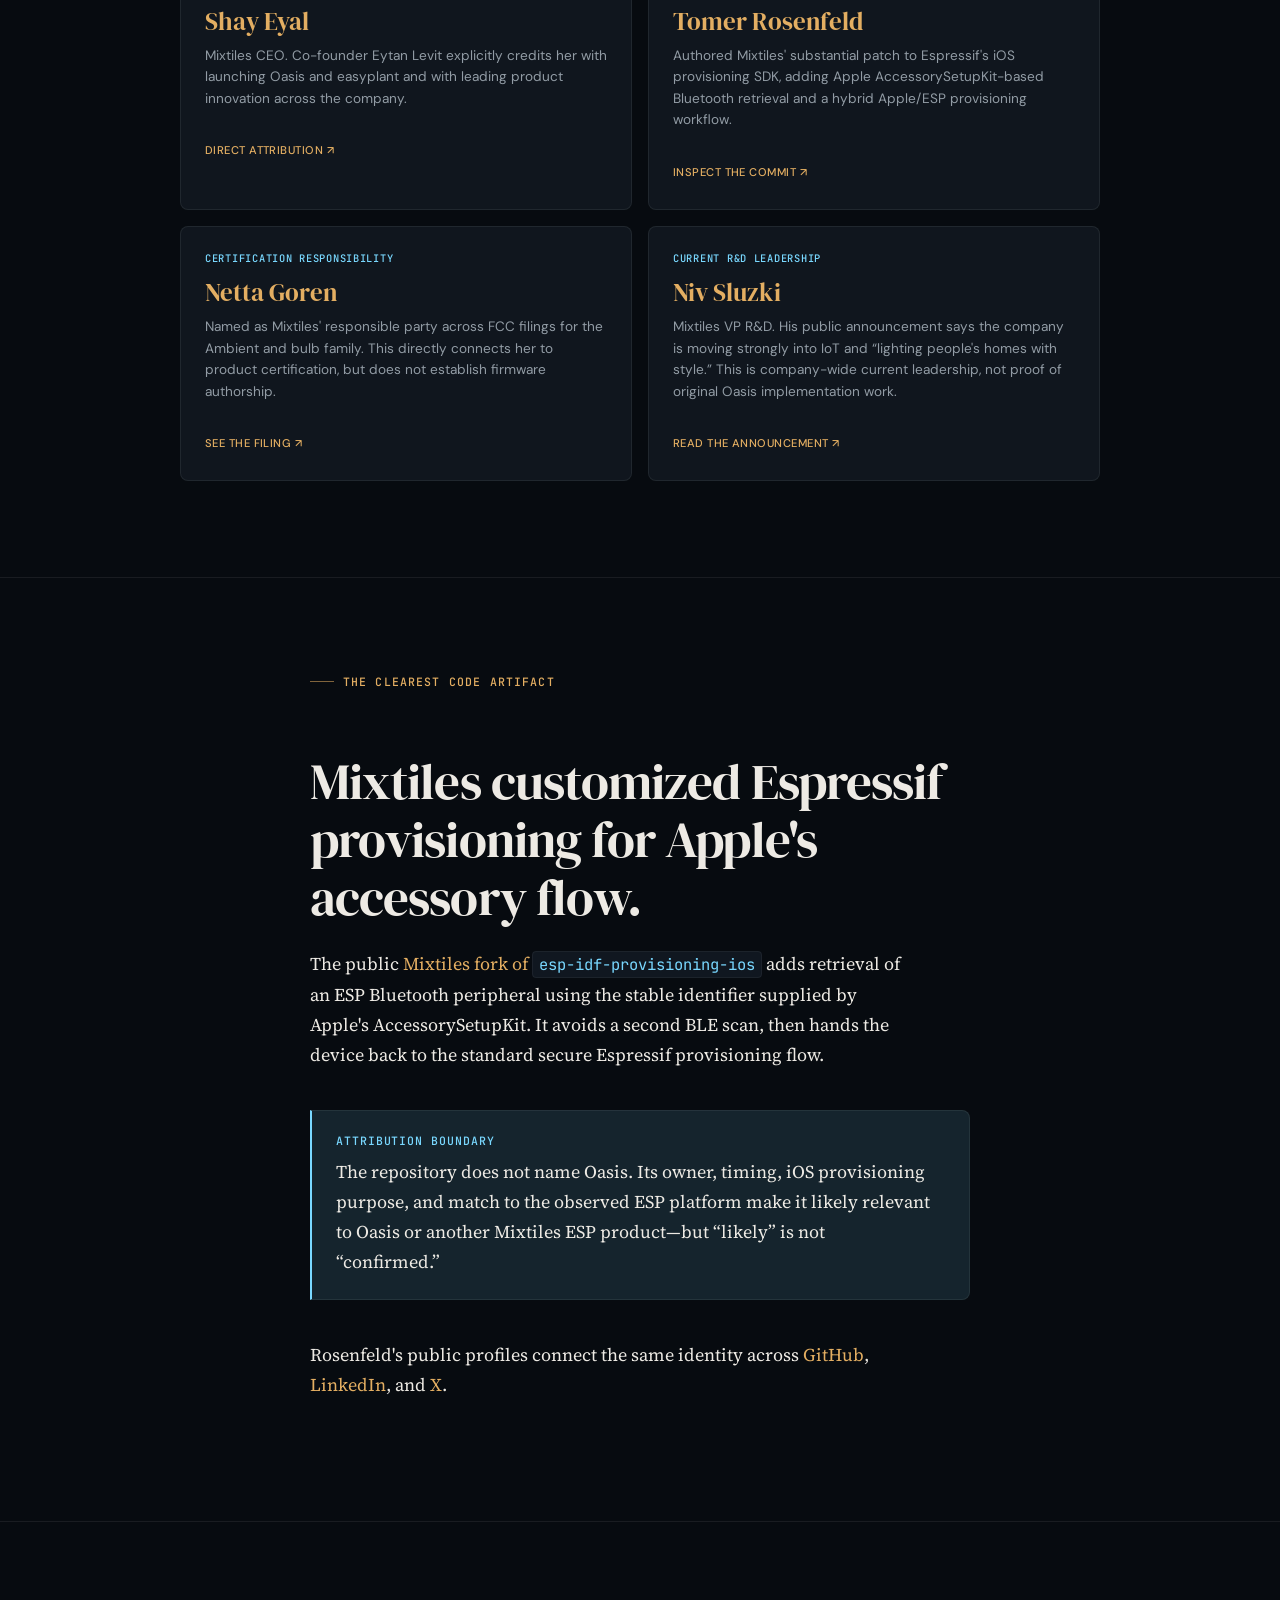
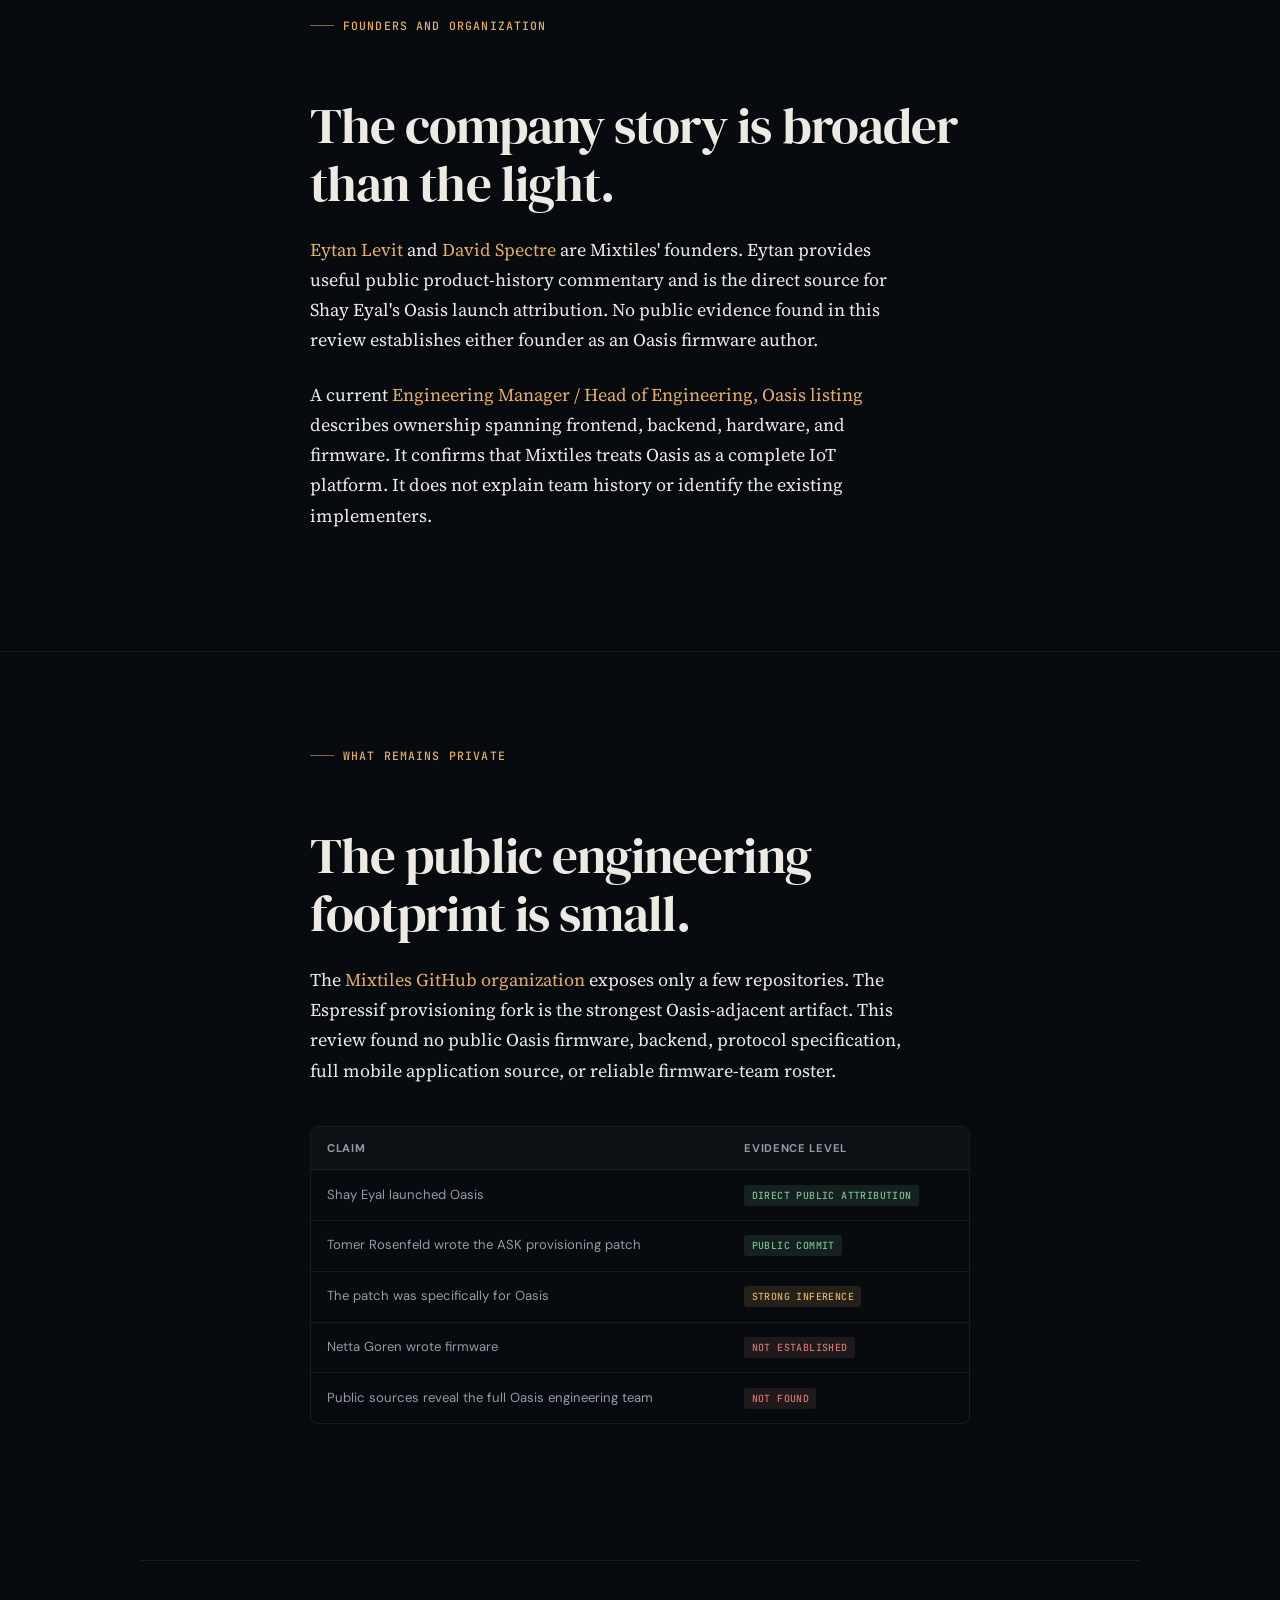
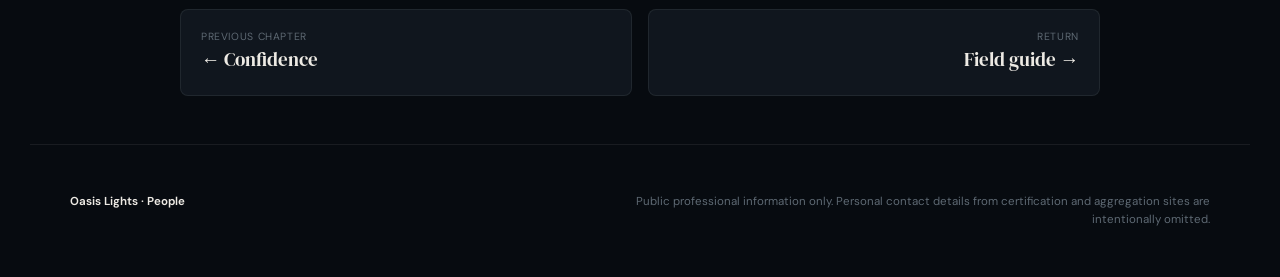
<file: site/pages/people.html>
<!doctype html><html lang="en"><head><meta charset="utf-8"><meta name="viewport" content="width=device-width, initial-scale=1"><title>People — Oasis Lights Field Guide</title><meta name="description" content="The public product, engineering, certification, and company trail behind Oasis lights."><link rel="stylesheet" href="../css/style.css?v=3"><script src="../js/main.js?v=2" defer></script></head>
<body><a class="skip-link" href="#main">Skip to content</a>
<nav class="nav" aria-label="Technical field guide"><a class="nav-logo" href="../index.html"><span class="mark" aria-hidden="true"></span> Oasis Lights</a><ul class="nav-links"><li><a href="hardware.html">Hardware</a></li><li><a href="system.html">System</a></li><li><a href="protocol.html">Protocol</a></li><li><a href="colors.html">Colors</a></li><li><a href="automations.html">Automations</a></li><li><a href="mac-app.html">Mac App</a></li><li><a href="home-assistant.html">Home Assistant</a></li><li><a href="confidence.html">Confidence</a></li><li><a class="active" href="people.html">People</a></li></ul></nav>
<main class="page" id="main">
  <header class="hero container"><p class="section-label">08 · People</p><h1>The public trail<br>behind <em>Oasis.</em></h1><p class="subtitle">Oasis is a Mixtiles product line. Public attribution is strongest for product leadership, certification responsibility, one iOS provisioning contribution, and current company-wide R&amp;D leadership—not for a complete firmware team roster.</p><div class="hero-meta"><span>Mixtiles</span><span>Product</span><span>iOS provisioning</span><span>IoT R&amp;D</span></div></header>

  <section class="section"><div class="container prose fade-in"><p class="section-label">Company context</p><h2>Oasis is a Mixtiles venture.</h2><p><a href="https://www.linkedin.com/company/mixtiles">Mixtiles</a> publicly lists Oasis alongside Mixtiles, easyplant, and Around. The Android application is published as package <code>com.mixtiles.oasis</code>, while FCC equipment authorization belongs to Mixtiles Ops USA Inc.</p><p>That structure matters when searching: “Oasis” alone produces many unrelated companies, and “Mixtile” without the final <em>s</em> is an unrelated single-board-computer vendor.</p></div></section>

  <section class="section"><div class="container container--wide fade-in"><p class="section-label">Directly supported connections</p><h2>Four useful public anchors.</h2><div class="people-grid">
    <article class="person-card"><div class="person-role">Product and launch leadership</div><h3><a href="https://il.linkedin.com/in/shayeyal">Shay Eyal</a></h3><p>Mixtiles CEO. Co-founder Eytan Levit explicitly credits her with launching Oasis and easyplant and with leading product innovation across the company.</p><a class="evidence-link" href="https://www.linkedin.com/posts/eytanlevit_%D7%94%D7%98%D7%A2%D7%95%D7%AA-%D7%94%D7%9B%D7%99-%D7%92%D7%93%D7%95%D7%9C%D7%94-%D7%A9%D7%9B%D7%9E%D7%A2%D7%98-%D7%A2%D7%A9%D7%99%D7%AA%D7%99-%D7%91%D7%9E%D7%99%D7%A7%D7%A1%D7%98%D7%99%D7%99%D7%9C%D7%96-activity-7450416211026305024-iOdS">Direct attribution ↗</a></article>
    <article class="person-card"><div class="person-role">Public technical contribution</div><h3><a href="https://github.com/rosenpin">Tomer Rosenfeld</a></h3><p>Authored Mixtiles' substantial patch to Espressif's iOS provisioning SDK, adding Apple AccessorySetupKit-based Bluetooth retrieval and a hybrid Apple/ESP provisioning workflow.</p><a class="evidence-link" href="https://github.com/Mixtiles/esp-idf-provisioning-ios/commit/2ae57c6613b3056c1afe9ff3dfab32bd34b47088">Inspect the commit ↗</a></article>
    <article class="person-card"><div class="person-role">Certification responsibility</div><h3><a href="https://www.linkedin.com/in/netta-goren-6b7695a0">Netta Goren</a></h3><p>Named as Mixtiles' responsible party across FCC filings for the Ambient and bulb family. This directly connects her to product certification, but does not establish firmware authorship.</p><a class="evidence-link" href="https://fccid.io/2BNDN-OAAMBUS">See the filing ↗</a></article>
    <article class="person-card"><div class="person-role">Current R&amp;D leadership</div><h3><a href="https://il.linkedin.com/in/niv-sluzki">Niv Sluzki</a></h3><p>Mixtiles VP R&amp;D. His public announcement says the company is moving strongly into IoT and “lighting people's homes with style.” This is company-wide current leadership, not proof of original Oasis implementation work.</p><a class="evidence-link" href="https://www.linkedin.com/posts/niv-sluzki_%D7%90%D7%9E%D7%9C%D7%A7-%D7%90%D7%A0%D7%99-%D7%A0%D7%9B%D7%A0%D7%A1-%D7%9C%D7%AA%D7%A4%D7%A7%D7%99%D7%93-vp-rd-%D7%91%D7%9E%D7%99%D7%A7%D7%A1%D7%98%D7%99%D7%99%D7%9C%D7%A1-activity-7441739874849955840-9W0z">Read the announcement ↗</a></article>
  </div></div></section>

  <section class="section"><div class="container prose fade-in"><p class="section-label">The clearest code artifact</p><h2>Mixtiles customized Espressif provisioning for Apple's accessory flow.</h2><p>The public <a href="https://github.com/Mixtiles/esp-idf-provisioning-ios">Mixtiles fork of <code>esp-idf-provisioning-ios</code></a> adds retrieval of an ESP Bluetooth peripheral using the stable identifier supplied by Apple's AccessorySetupKit. It avoids a second BLE scan, then hands the device back to the standard secure Espressif provisioning flow.</p><div class="callout callout--cyan"><div class="callout-title">Attribution boundary</div><p>The repository does not name Oasis. Its owner, timing, iOS provisioning purpose, and match to the observed ESP platform make it likely relevant to Oasis or another Mixtiles ESP product—but “likely” is not “confirmed.”</p></div><p>Rosenfeld's public profiles connect the same identity across <a href="https://github.com/rosenpin">GitHub</a>, <a href="https://www.linkedin.com/in/tomer-r">LinkedIn</a>, and <a href="https://x.com/Rosenpin">X</a>.</p></div></section>

  <section class="section"><div class="container prose fade-in"><p class="section-label">Founders and organization</p><h2>The company story is broader than the light.</h2><p><a href="https://il.linkedin.com/in/eytanlevit">Eytan Levit</a> and <a href="https://il.linkedin.com/in/david-spectre">David Spectre</a> are Mixtiles' founders. Eytan provides useful public product-history commentary and is the direct source for Shay Eyal's Oasis launch attribution. No public evidence found in this review establishes either founder as an Oasis firmware author.</p><p>A current <a href="https://builtin.com/job/engineering-manager-oasis/9303725">Engineering Manager / Head of Engineering, Oasis listing</a> describes ownership spanning frontend, backend, hardware, and firmware. It confirms that Mixtiles treats Oasis as a complete IoT platform. It does not explain team history or identify the existing implementers.</p></div></section>

  <section class="section"><div class="container prose fade-in"><p class="section-label">What remains private</p><h2>The public engineering footprint is small.</h2><p>The <a href="https://github.com/Mixtiles">Mixtiles GitHub organization</a> exposes only a few repositories. The Espressif provisioning fork is the strongest Oasis-adjacent artifact. This review found no public Oasis firmware, backend, protocol specification, full mobile application source, or reliable firmware-team roster.</p><div class="table-wrap"><table><thead><tr><th>Claim</th><th>Evidence level</th></tr></thead><tbody><tr><td>Shay Eyal launched Oasis</td><td><span class="tag tag--confirmed">Direct public attribution</span></td></tr><tr><td>Tomer Rosenfeld wrote the ASK provisioning patch</td><td><span class="tag tag--confirmed">Public commit</span></td></tr><tr><td>The patch was specifically for Oasis</td><td><span class="tag tag--partial">Strong inference</span></td></tr><tr><td>Netta Goren wrote firmware</td><td><span class="tag tag--excluded">Not established</span></td></tr><tr><td>Public sources reveal the full Oasis engineering team</td><td><span class="tag tag--excluded">Not found</span></td></tr></tbody></table></div></div></section>

  <div class="page-nav container container--wide"><a href="confidence.html"><small>Previous chapter</small><strong>← Confidence</strong></a><a href="../index.html"><small>Return</small><strong>Field guide →</strong></a></div>
</main><footer class="site-footer"><div><strong>Oasis Lights · People</strong></div><div>Public professional information only. Personal contact details from certification and aggregation sites are intentionally omitted.</div></footer></body></html>
</file>
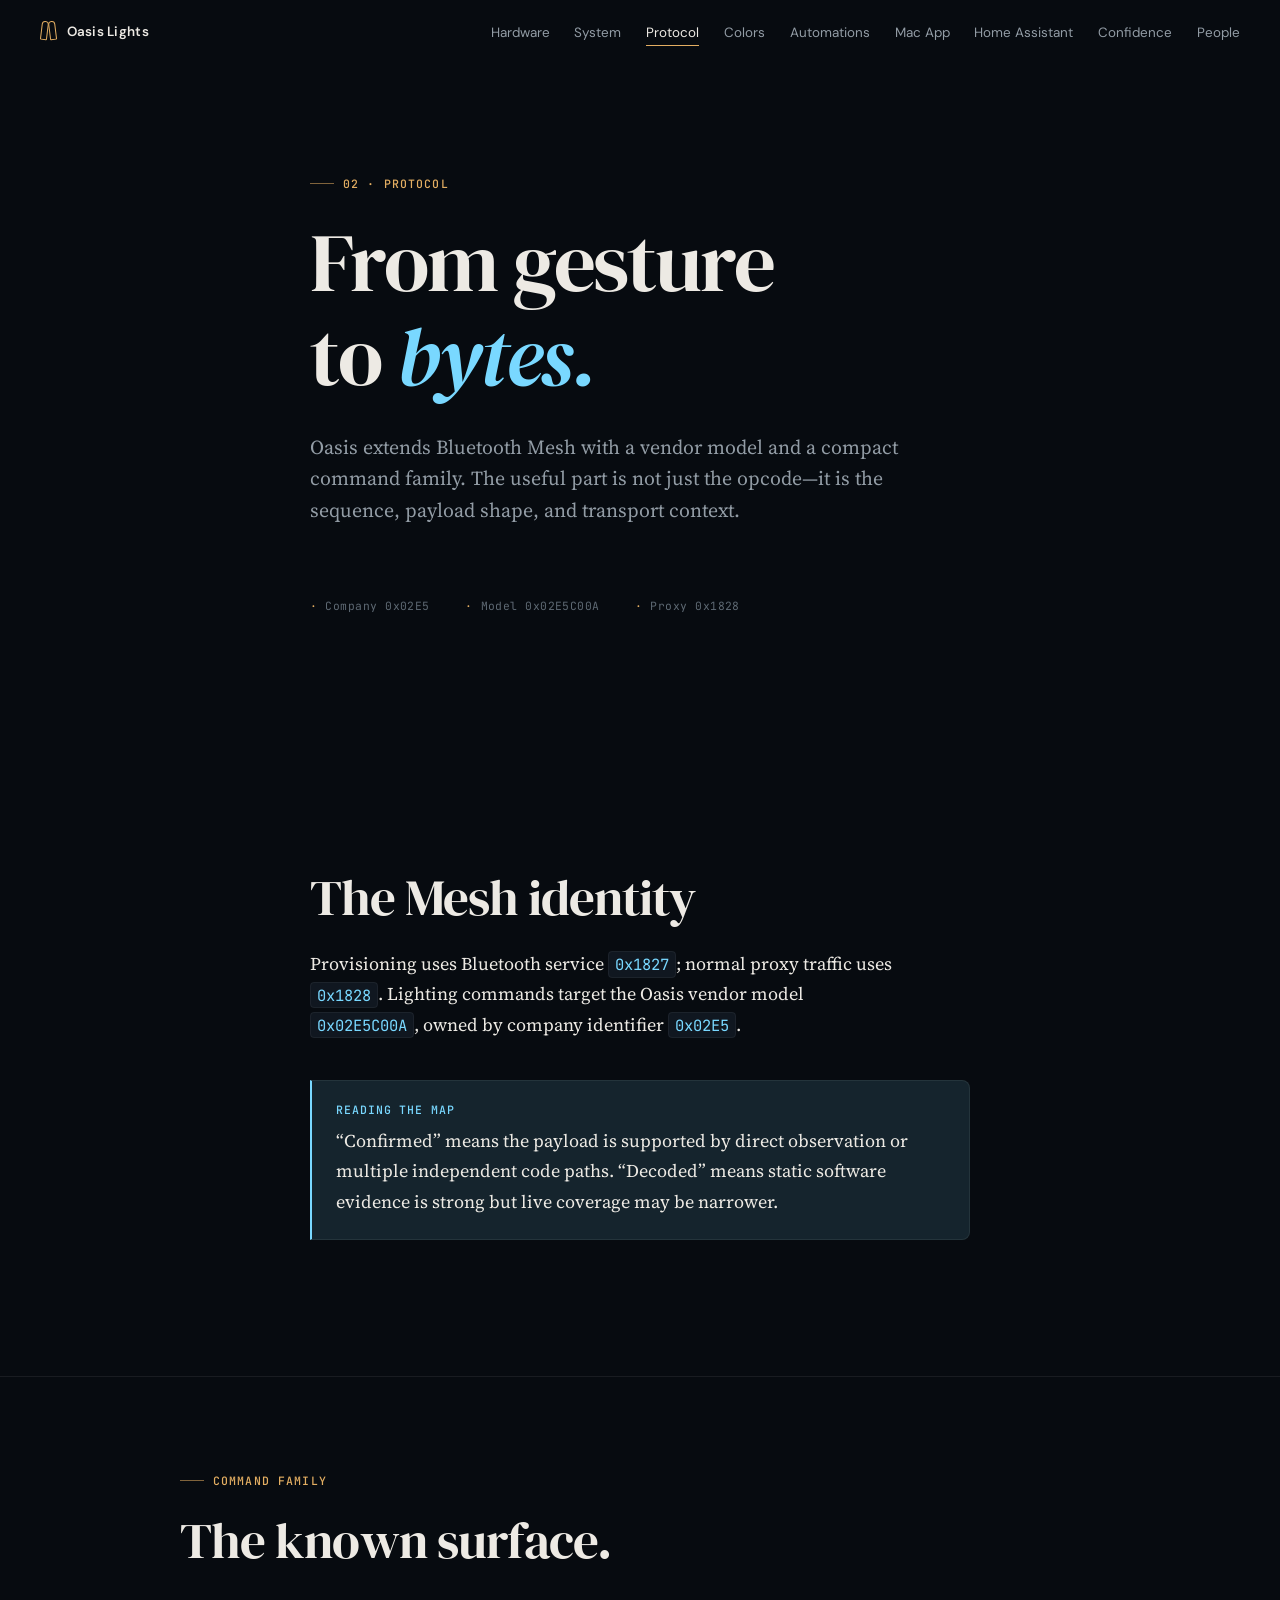
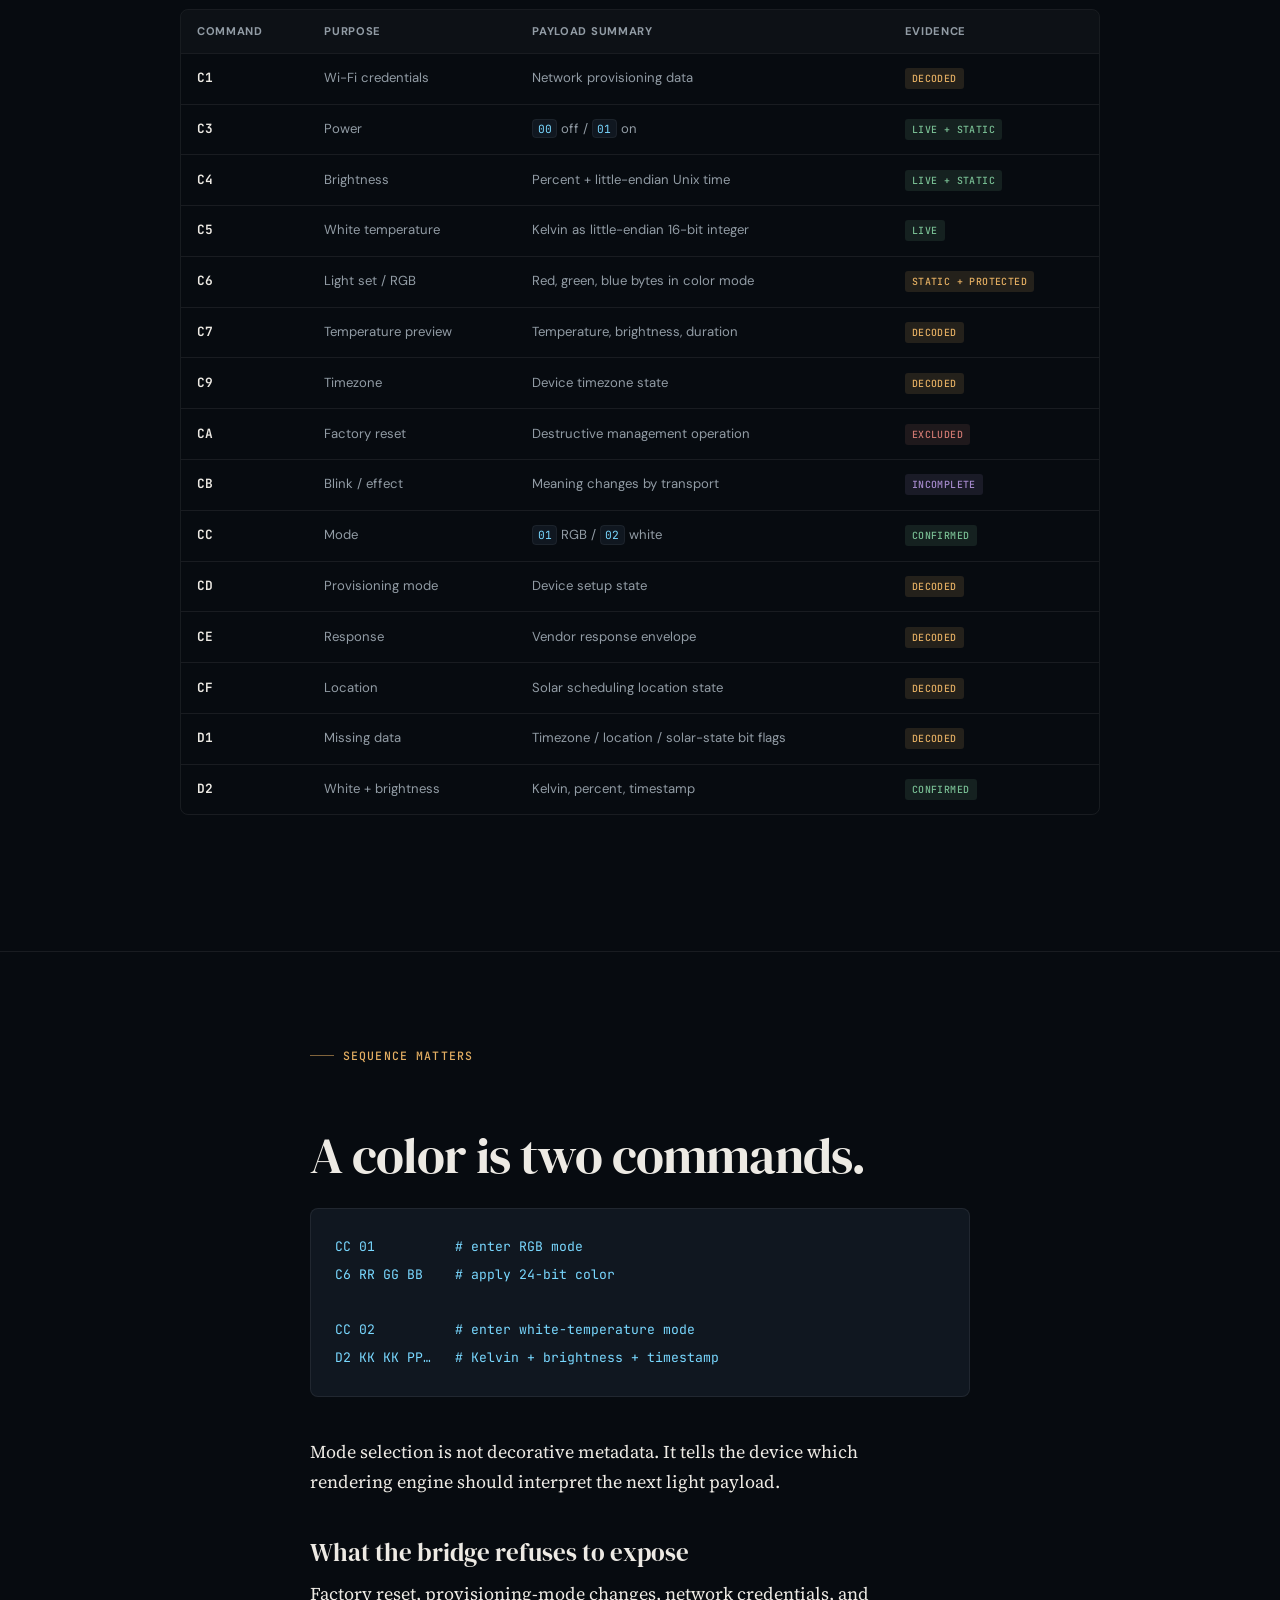
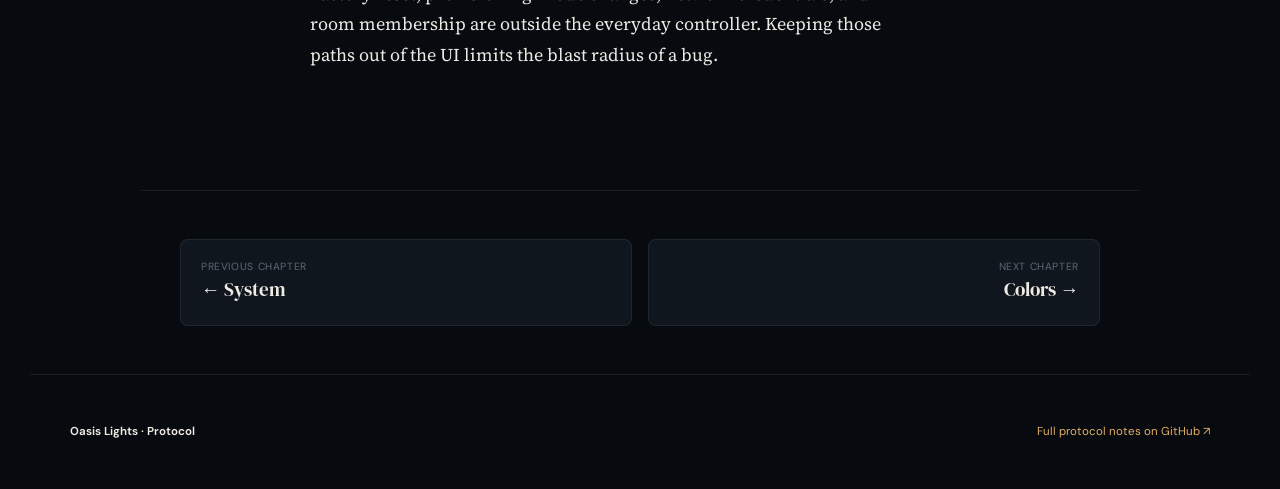
<file: site/pages/protocol.html>
<!doctype html><html lang="en"><head><meta charset="utf-8"><meta name="viewport" content="width=device-width, initial-scale=1"><title>Protocol — Oasis Lights Field Guide</title><meta name="description" content="The decoded Oasis Bluetooth Mesh vendor protocol."><link rel="stylesheet" href="../css/style.css?v=3"><script src="../js/main.js?v=2" defer></script></head>
<body><a class="skip-link" href="#main">Skip to content</a><nav class="nav" aria-label="Technical field guide"><a class="nav-logo" href="../index.html"><span class="mark" aria-hidden="true"></span> Oasis Lights</a><ul class="nav-links"><li><a href="hardware.html">Hardware</a></li><li><a href="system.html">System</a></li><li><a class="active" href="protocol.html">Protocol</a></li><li><a href="colors.html">Colors</a></li><li><a href="automations.html">Automations</a></li><li><a href="mac-app.html">Mac App</a></li><li><a href="home-assistant.html">Home Assistant</a></li><li><a href="confidence.html">Confidence</a></li><li><a href="people.html">People</a></li></ul></nav>
<main class="page" id="main"><header class="hero container"><p class="section-label">02 · Protocol</p><h1>From gesture<br>to <em>bytes.</em></h1><p class="subtitle">Oasis extends Bluetooth Mesh with a vendor model and a compact command family. The useful part is not just the opcode—it is the sequence, payload shape, and transport context.</p><div class="hero-meta"><span>Company 0x02E5</span><span>Model 0x02E5C00A</span><span>Proxy 0x1828</span></div></header>
<section class="section"><div class="container prose fade-in"><h2>The Mesh identity</h2><p>Provisioning uses Bluetooth service <code>0x1827</code>; normal proxy traffic uses <code>0x1828</code>. Lighting commands target the Oasis vendor model <code>0x02E5C00A</code>, owned by company identifier <code>0x02E5</code>.</p><div class="callout callout--cyan"><div class="callout-title">Reading the map</div><p>“Confirmed” means the payload is supported by direct observation or multiple independent code paths. “Decoded” means static software evidence is strong but live coverage may be narrower.</p></div></div></section>
<section class="section"><div class="container container--wide fade-in"><p class="section-label">Command family</p><h2>The known surface.</h2><div class="table-wrap"><table><thead><tr><th>Command</th><th>Purpose</th><th>Payload summary</th><th>Evidence</th></tr></thead><tbody>
<tr><td><strong>C1</strong></td><td>Wi-Fi credentials</td><td>Network provisioning data</td><td><span class="tag tag--partial">Decoded</span></td></tr>
<tr><td><strong>C3</strong></td><td>Power</td><td><code>00</code> off / <code>01</code> on</td><td><span class="tag tag--confirmed">Live + static</span></td></tr>
<tr><td><strong>C4</strong></td><td>Brightness</td><td>Percent + little-endian Unix time</td><td><span class="tag tag--confirmed">Live + static</span></td></tr>
<tr><td><strong>C5</strong></td><td>White temperature</td><td>Kelvin as little-endian 16-bit integer</td><td><span class="tag tag--confirmed">Live</span></td></tr>
<tr><td><strong>C6</strong></td><td>Light set / RGB</td><td>Red, green, blue bytes in color mode</td><td><span class="tag tag--partial">Static + protected</span></td></tr>
<tr><td><strong>C7</strong></td><td>Temperature preview</td><td>Temperature, brightness, duration</td><td><span class="tag tag--partial">Decoded</span></td></tr>
<tr><td><strong>C9</strong></td><td>Timezone</td><td>Device timezone state</td><td><span class="tag tag--partial">Decoded</span></td></tr>
<tr><td><strong>CA</strong></td><td>Factory reset</td><td>Destructive management operation</td><td><span class="tag tag--excluded">Excluded</span></td></tr>
<tr><td><strong>CB</strong></td><td>Blink / effect</td><td>Meaning changes by transport</td><td><span class="tag tag--unknown">Incomplete</span></td></tr>
<tr><td><strong>CC</strong></td><td>Mode</td><td><code>01</code> RGB / <code>02</code> white</td><td><span class="tag tag--confirmed">Confirmed</span></td></tr>
<tr><td><strong>CD</strong></td><td>Provisioning mode</td><td>Device setup state</td><td><span class="tag tag--partial">Decoded</span></td></tr>
<tr><td><strong>CE</strong></td><td>Response</td><td>Vendor response envelope</td><td><span class="tag tag--partial">Decoded</span></td></tr>
<tr><td><strong>CF</strong></td><td>Location</td><td>Solar scheduling location state</td><td><span class="tag tag--partial">Decoded</span></td></tr>
<tr><td><strong>D1</strong></td><td>Missing data</td><td>Timezone / location / solar-state bit flags</td><td><span class="tag tag--partial">Decoded</span></td></tr>
<tr><td><strong>D2</strong></td><td>White + brightness</td><td>Kelvin, percent, timestamp</td><td><span class="tag tag--confirmed">Confirmed</span></td></tr>
</tbody></table></div></div></section>
<section class="section"><div class="container prose fade-in"><p class="section-label">Sequence matters</p><h2>A color is two commands.</h2><pre><code>CC 01          # enter RGB mode
C6 RR GG BB    # apply 24-bit color

CC 02          # enter white-temperature mode
D2 KK KK PP…   # Kelvin + brightness + timestamp</code></pre><p>Mode selection is not decorative metadata. It tells the device which rendering engine should interpret the next light payload.</p><h3>What the bridge refuses to expose</h3><p>Factory reset, provisioning-mode changes, network credentials, and room membership are outside the everyday controller. Keeping those paths out of the UI limits the blast radius of a bug.</p></div></section>
<div class="page-nav container container--wide"><a href="system.html"><small>Previous chapter</small><strong>← System</strong></a><a href="colors.html"><small>Next chapter</small><strong>Colors →</strong></a></div></main><footer class="site-footer"><div><strong>Oasis Lights · Protocol</strong></div><div><a href="https://github.com/malpern/oasis-lights-mac/blob/main/Research/OASIS_DEVICE_SOFTWARE_MAP.md">Full protocol notes on GitHub ↗</a></div></footer></body></html>
</file>
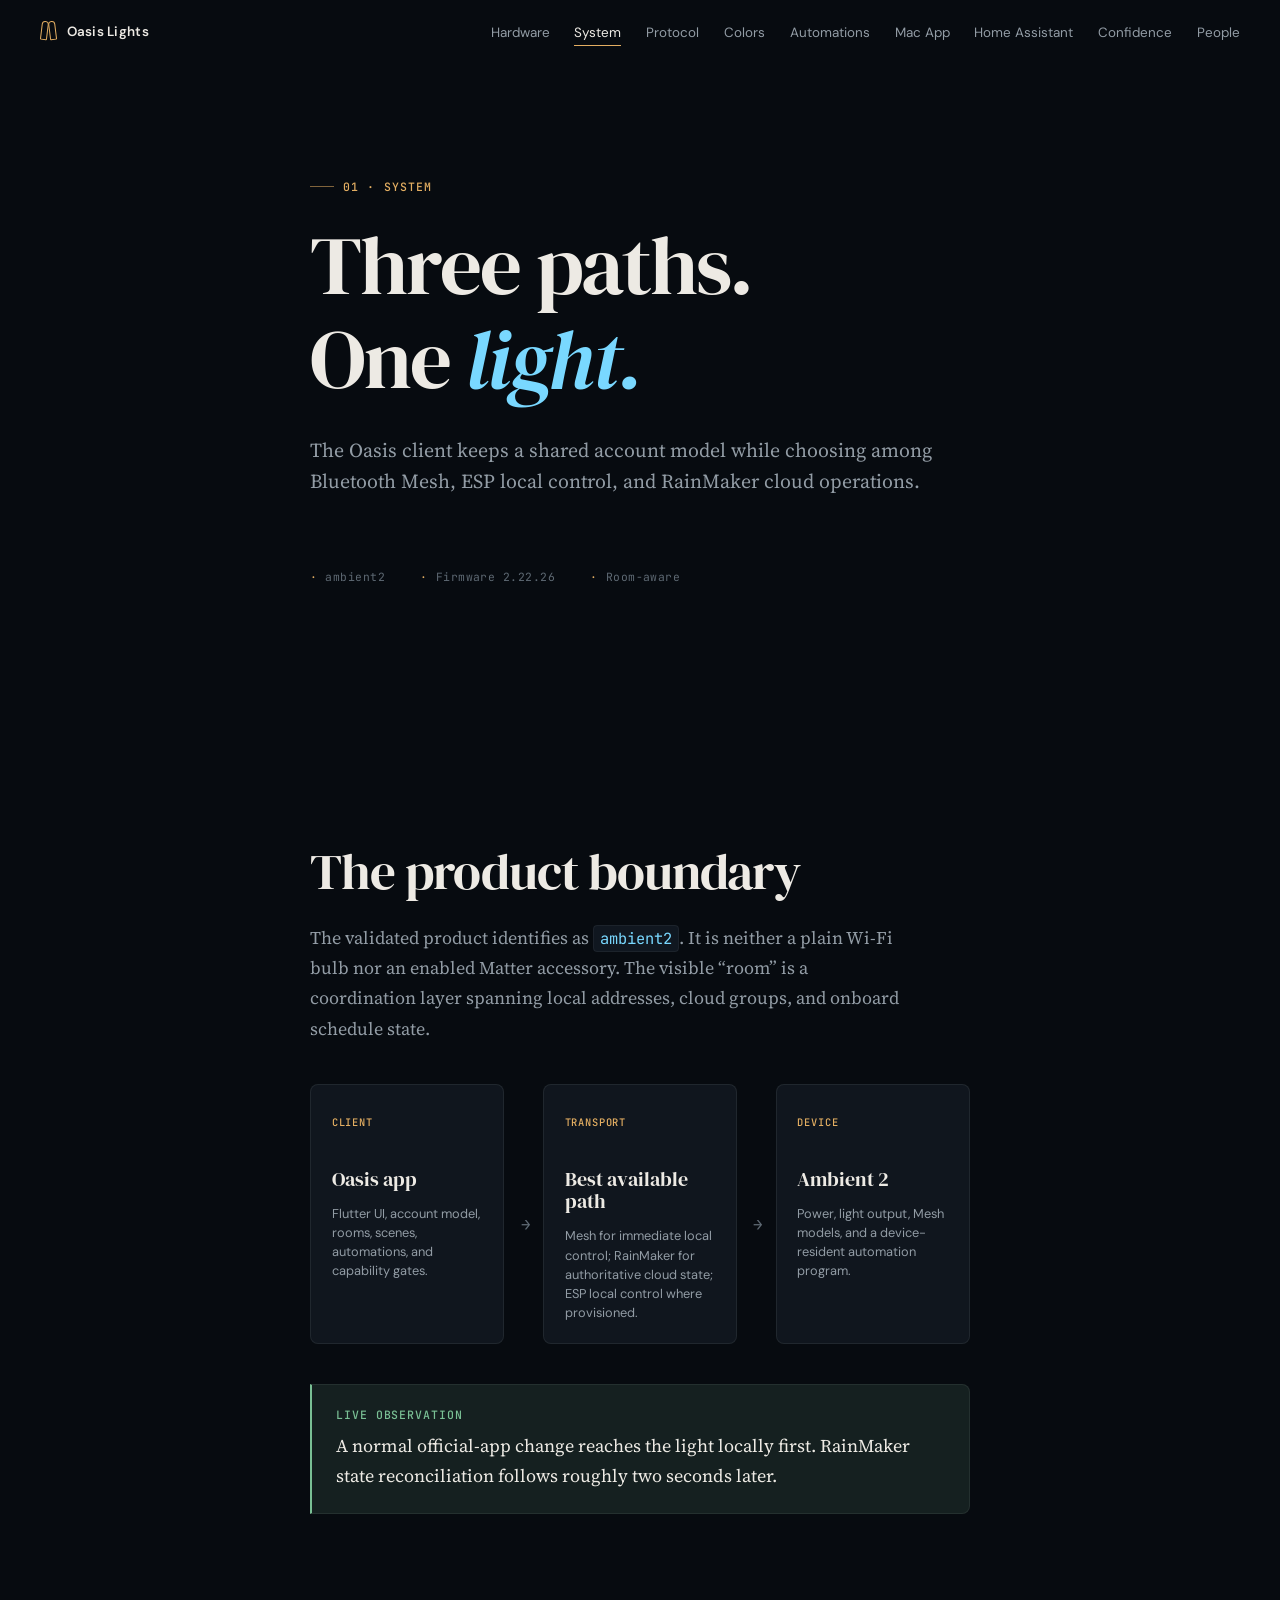
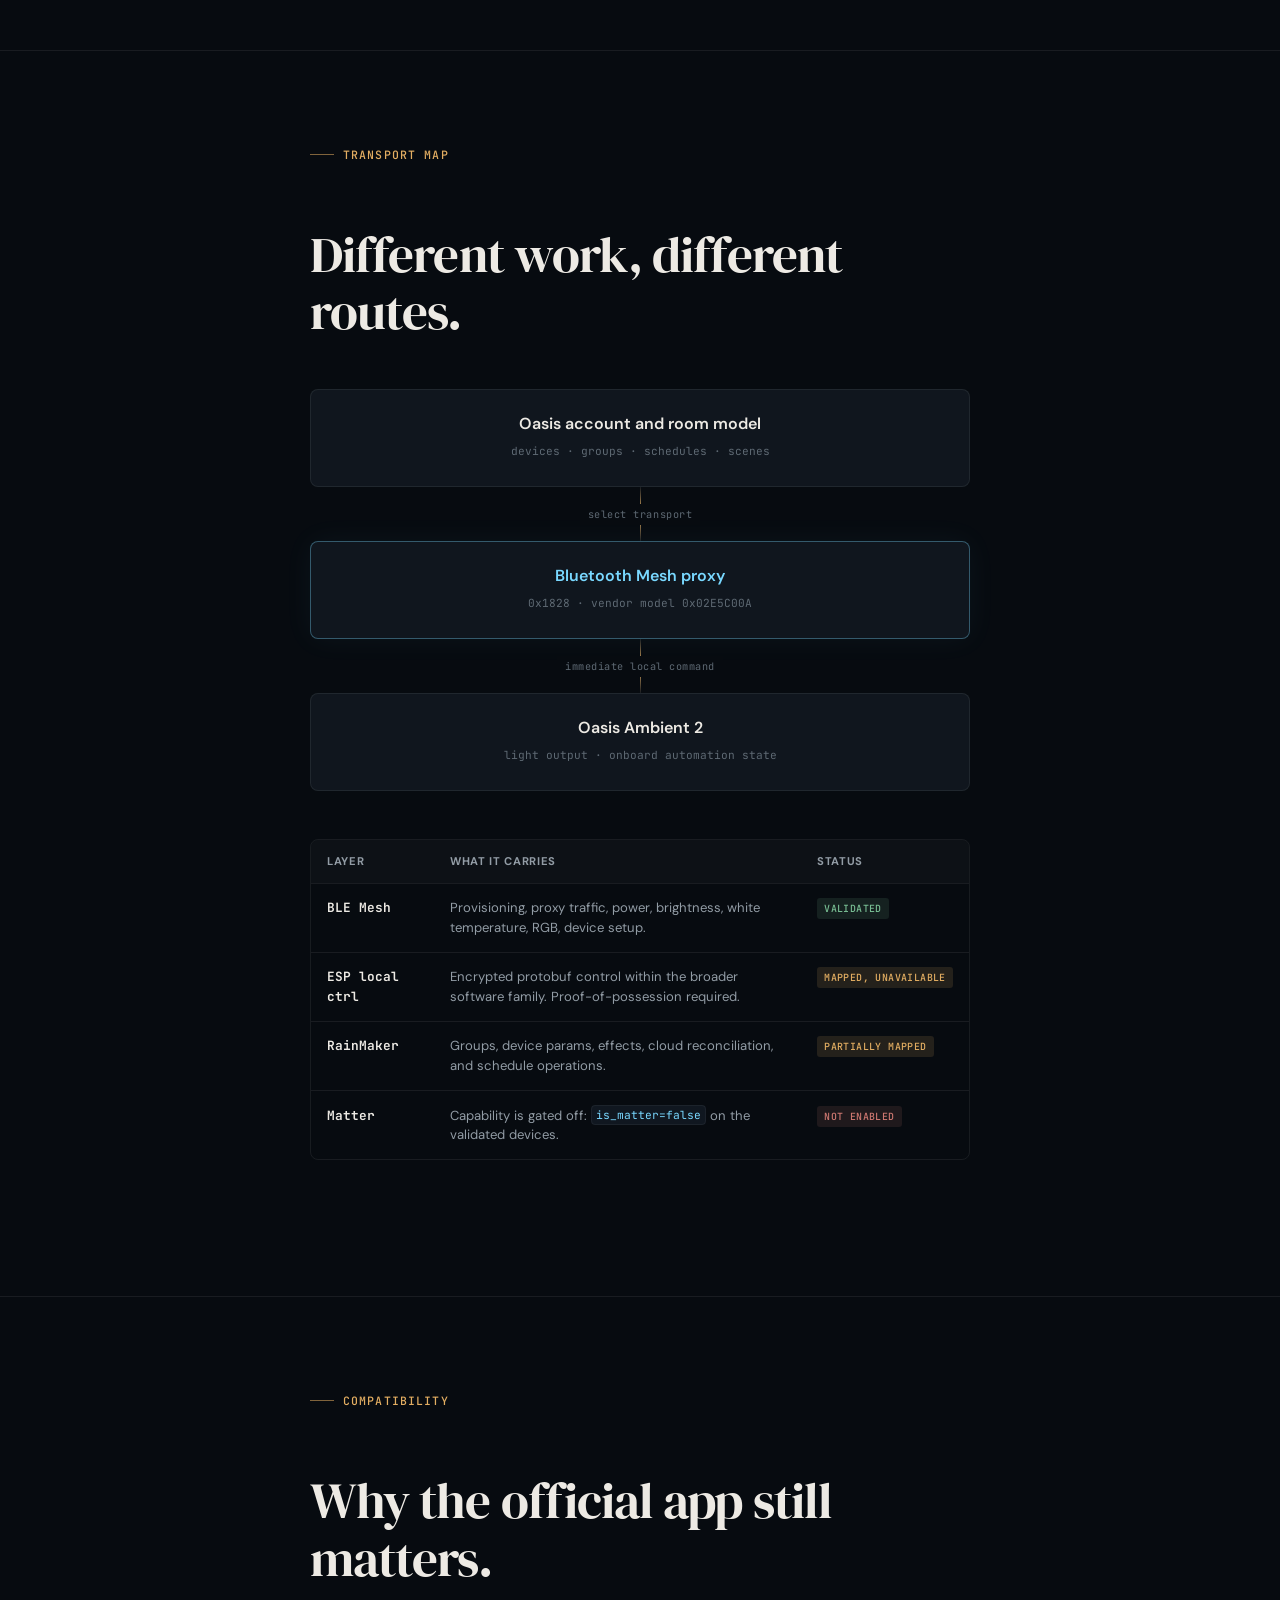
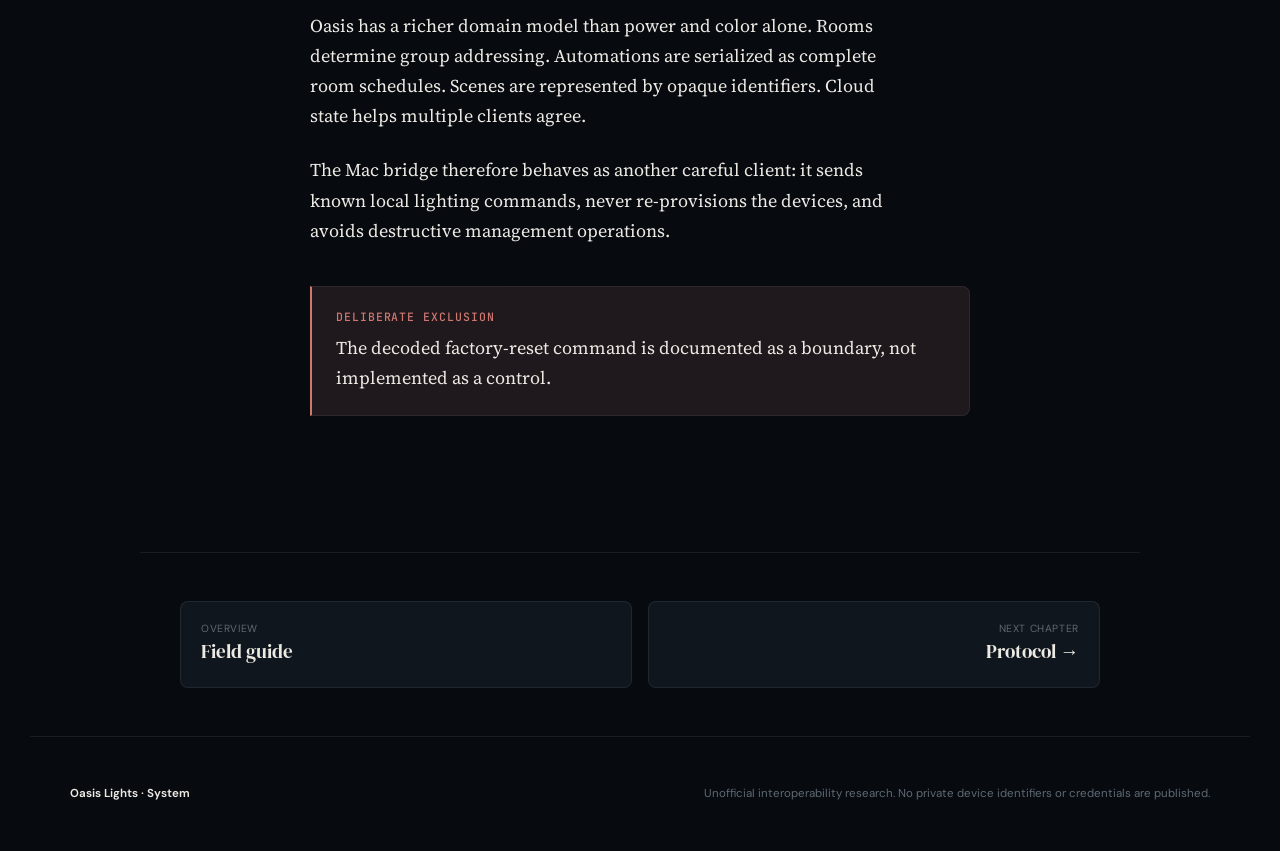
<file: site/pages/system.html>
<!doctype html><html lang="en"><head><meta charset="utf-8"><meta name="viewport" content="width=device-width, initial-scale=1"><title>System — Oasis Lights Field Guide</title><meta name="description" content="The architecture behind Oasis Ambient 2 lights."><link rel="stylesheet" href="../css/style.css?v=3"><script src="../js/main.js?v=2" defer></script></head>
<body><a class="skip-link" href="#main">Skip to content</a>
<nav class="nav" aria-label="Technical field guide"><a class="nav-logo" href="../index.html"><span class="mark" aria-hidden="true"></span> Oasis Lights</a><ul class="nav-links"><li><a href="hardware.html">Hardware</a></li><li><a class="active" href="system.html">System</a></li><li><a href="protocol.html">Protocol</a></li><li><a href="colors.html">Colors</a></li><li><a href="automations.html">Automations</a></li><li><a href="mac-app.html">Mac App</a></li><li><a href="home-assistant.html">Home Assistant</a></li><li><a href="confidence.html">Confidence</a></li><li><a href="people.html">People</a></li></ul></nav>
<main class="page" id="main">
  <header class="hero container"><p class="section-label">01 · System</p><h1>Three paths.<br>One <em>light.</em></h1><p class="subtitle">The Oasis client keeps a shared account model while choosing among Bluetooth Mesh, ESP local control, and RainMaker cloud operations.</p><div class="hero-meta"><span>ambient2</span><span>Firmware 2.22.26</span><span>Room-aware</span></div></header>
  <section class="section"><div class="container prose fade-in"><h2>The product boundary</h2><p class="lead">The validated product identifies as <code>ambient2</code>. It is neither a plain Wi-Fi bulb nor an enabled Matter accessory. The visible “room” is a coordination layer spanning local addresses, cloud groups, and onboard schedule state.</p>
    <div class="flow"><article class="flow-node"><span>Client</span><h3>Oasis app</h3><p>Flutter UI, account model, rooms, scenes, automations, and capability gates.</p></article><article class="flow-node"><span>Transport</span><h3>Best available path</h3><p>Mesh for immediate local control; RainMaker for authoritative cloud state; ESP local control where provisioned.</p></article><article class="flow-node"><span>Device</span><h3>Ambient 2</h3><p>Power, light output, Mesh models, and a device-resident automation program.</p></article></div>
    <div class="callout callout--green"><div class="callout-title">Live observation</div><p>A normal official-app change reaches the light locally first. RainMaker state reconciliation follows roughly two seconds later.</p></div>
  </div></section>
  <section class="section"><div class="container prose fade-in"><p class="section-label">Transport map</p><h2>Different work, different routes.</h2>
    <div class="architecture-stack"><div class="stack-box"><strong>Oasis account and room model</strong><span>devices · groups · schedules · scenes</span></div><div class="stack-arrow"><span>select transport</span></div><div class="stack-box accent"><strong>Bluetooth Mesh proxy</strong><span>0x1828 · vendor model 0x02E5C00A</span></div><div class="stack-arrow"><span>immediate local command</span></div><div class="stack-box"><strong>Oasis Ambient 2</strong><span>light output · onboard automation state</span></div></div>
    <div class="table-wrap"><table><thead><tr><th>Layer</th><th>What it carries</th><th>Status</th></tr></thead><tbody><tr><td><strong>BLE Mesh</strong></td><td>Provisioning, proxy traffic, power, brightness, white temperature, RGB, device setup.</td><td><span class="tag tag--confirmed">Validated</span></td></tr><tr><td><strong>ESP local ctrl</strong></td><td>Encrypted protobuf control within the broader software family. Proof-of-possession required.</td><td><span class="tag tag--partial">Mapped, unavailable</span></td></tr><tr><td><strong>RainMaker</strong></td><td>Groups, device params, effects, cloud reconciliation, and schedule operations.</td><td><span class="tag tag--partial">Partially mapped</span></td></tr><tr><td><strong>Matter</strong></td><td>Capability is gated off: <code>is_matter=false</code> on the validated devices.</td><td><span class="tag tag--excluded">Not enabled</span></td></tr></tbody></table></div>
  </div></section>
  <section class="section"><div class="container prose fade-in"><p class="section-label">Compatibility</p><h2>Why the official app still matters.</h2><p>Oasis has a richer domain model than power and color alone. Rooms determine group addressing. Automations are serialized as complete room schedules. Scenes are represented by opaque identifiers. Cloud state helps multiple clients agree.</p><p>The Mac bridge therefore behaves as another careful client: it sends known local lighting commands, never re-provisions the devices, and avoids destructive management operations.</p><div class="callout callout--danger"><div class="callout-title">Deliberate exclusion</div><p>The decoded factory-reset command is documented as a boundary, not implemented as a control.</p></div></div></section>
  <div class="page-nav container container--wide"><a href="../index.html"><small>Overview</small><strong>Field guide</strong></a><a href="protocol.html"><small>Next chapter</small><strong>Protocol →</strong></a></div>
</main><footer class="site-footer"><div><strong>Oasis Lights · System</strong></div><div>Unofficial interoperability research. No private device identifiers or credentials are published.</div></footer></body></html>
</file>
<file: site/css/style.css>
@import url('https://fonts.googleapis.com/css2?family=DM+Serif+Display:ital@0;1&family=Source+Serif+4:ital,opsz,wght@0,8..60,300..800;1,8..60,300..800&family=JetBrains+Mono:wght@300;400;500;600&family=DM+Sans:wght@300;400;500;600;700&display=swap');

:root {
  --bg: #070b10;
  --bg-warm: #0b0f14;
  --surface: rgba(18, 25, 33, 0.86);
  --surface-solid: #111922;
  --surface-hover: #16212c;
  --surface-border: rgba(255, 255, 255, 0.07);
  --text: #edeae4;
  --text-secondary: #929ca5;
  --text-tertiary: #5e6973;
  --accent: #e3ae62;
  --accent-dim: rgba(227, 174, 98, 0.13);
  --accent-glow: rgba(227, 174, 98, 0.28);
  --cyan: #79d8ff;
  --cyan-dim: rgba(121, 216, 255, 0.12);
  --green: #79bf94;
  --green-dim: rgba(121, 191, 148, 0.12);
  --red: #cf7871;
  --red-dim: rgba(207, 120, 113, 0.12);
  --violet: #a78bce;
  --code-bg: #101720;
  --font-display: 'DM Serif Display', Georgia, serif;
  --font-body: 'Source Serif 4', Georgia, serif;
  --font-mono: 'JetBrains Mono', 'SF Mono', monospace;
  --font-ui: 'DM Sans', -apple-system, sans-serif;
  --content-width: 740px;
  --wide-width: 1000px;
  --max-width: 1220px;
  --ease-out: cubic-bezier(0.16, 1, 0.3, 1);
}

*, *::before, *::after { box-sizing: border-box; margin: 0; padding: 0; }
html { scroll-behavior: smooth; -webkit-font-smoothing: antialiased; background: var(--bg); }
body { min-height: 100vh; overflow-x: hidden; color: var(--text); background: var(--bg); font-family: var(--font-body); font-size: 18px; line-height: 1.68; }
body::before { content: ''; position: fixed; inset: 0; z-index: -1; pointer-events: none; background: radial-gradient(ellipse 80% 50% at 50% -20%, rgba(227,174,98,.04), transparent), radial-gradient(ellipse 55% 45% at 90% 100%, rgba(121,216,255,.03), transparent); }
::selection { color: var(--accent); background: var(--accent-dim); }
a { color: var(--accent); text-decoration: none; transition: color 150ms ease; }
a:hover { color: var(--text); }
p { max-width: 66ch; margin-bottom: 1.5rem; }
strong { color: var(--text); font-weight: 650; }
em { color: var(--accent); }
h1, h2, h3 { color: var(--text); font-family: var(--font-display); font-weight: 400; line-height: 1.13; }
h1 { font-size: clamp(3rem, 6.5vw, 5.35rem); letter-spacing: -.025em; }
h2 { margin-bottom: 1.4rem; font-size: clamp(2.2rem, 4vw, 3.2rem); letter-spacing: -.018em; }
h3 { margin-bottom: .85rem; font-size: 1.55rem; }
h4 { margin-bottom: 1rem; color: var(--text-secondary); font: 500 .78rem/1.4 var(--font-ui); letter-spacing: .09em; text-transform: uppercase; }
code { padding: .12em .38em; border: 1px solid rgba(255,255,255,.05); border-radius: 4px; color: var(--cyan); background: var(--code-bg); font-family: var(--font-mono); font-size: .86em; }
pre { margin: 0 0 2.5rem; padding: 1.5rem; overflow: auto; border: 1px solid var(--surface-border); border-radius: 8px; background: var(--code-bg); line-height: 1.55; }
pre code { padding: 0; border: 0; background: none; font-size: .82rem; }

.skip-link { position: fixed; top: 10px; left: 10px; z-index: 1000; padding: .55rem .8rem; color: var(--bg); background: var(--text); font: 600 .75rem var(--font-ui); transform: translateY(-160%); }
.skip-link:focus { transform: translateY(0); }

.nav { position: fixed; inset: 0 0 auto; z-index: 100; display: flex; align-items: center; justify-content: space-between; padding: 1rem 2.5rem; transition: background 250ms ease, backdrop-filter 250ms ease; }
.nav.scrolled { border-bottom: 1px solid var(--surface-border); background: rgba(7,11,16,.86); backdrop-filter: blur(20px) saturate(1.2); }
.nav-logo { display: flex; align-items: center; gap: .6rem; color: var(--text); font: 600 .84rem var(--font-ui); letter-spacing: .02em; white-space: nowrap; }
.nav-logo .mark { position: relative; width: 17px; height: 22px; }
.nav-logo .mark::before, .nav-logo .mark::after { content: ''; position: absolute; top: 1px; width: 7px; height: 19px; border: 1px solid var(--accent); border-radius: 7px 7px 2px 2px; }
.nav-logo .mark::before { left: 1px; transform: rotate(7deg); }
.nav-logo .mark::after { right: 1px; transform: rotate(-7deg); }
.nav-links { display: flex; gap: 1.55rem; list-style: none; }
.nav-links a { position: relative; color: var(--text-secondary); font: 400 .84rem var(--font-ui); white-space: nowrap; }
.nav-links a:hover, .nav-links a.active { color: var(--text); }
.nav-links a.active::after { content: ''; position: absolute; right: 0; bottom: -5px; left: 0; height: 1px; background: var(--accent); }

.page { min-height: 100vh; padding-top: 80px; }
.container { width: 100%; max-width: var(--content-width); margin: 0 auto; padding-right: 2.5rem; padding-left: 2.5rem; }
.container--wide { max-width: var(--wide-width); }
.container--full { max-width: var(--max-width); }
.section { padding-top: 6rem; padding-bottom: 6rem; }
.section + .section { border-top: 1px solid var(--surface-border); }
.section-label { display: flex; align-items: center; gap: .55rem; margin-bottom: 1.5rem; color: var(--accent); font: 500 .72rem var(--font-mono); letter-spacing: .1em; text-transform: uppercase; }
.section-label::before { content: ''; width: 24px; height: 1px; background: var(--accent); opacity: .55; }
.subtitle { margin-top: 1.8rem; color: var(--text-secondary); font-size: 1.24rem; line-height: 1.58; }

.hero { position: relative; display: flex; flex-direction: column; justify-content: center; min-height: 67vh; padding-top: 6rem; padding-bottom: 6rem; }
.hero--home { min-height: 84vh; }
.hero--home::before { content: ''; position: absolute; z-index: -1; top: 4%; right: -24%; width: 760px; height: 760px; border: 1px solid rgba(227,174,98,.07); border-radius: 50%; background: radial-gradient(circle at 50% 50%, rgba(121,216,255,.08), transparent 50%); }
.hero--home::after { content: ''; position: absolute; z-index: -1; top: 12%; right: -12%; width: 520px; height: 520px; border: 1px solid rgba(227,174,98,.05); border-radius: 50%; }
.hero h1 em { color: var(--cyan); font-style: italic; }
.hero-meta { display: flex; flex-wrap: wrap; gap: 2.2rem; margin-top: 3rem; color: var(--text-tertiary); font: 400 .71rem var(--font-mono); letter-spacing: .04em; }
.hero-meta span::before { content: '·'; margin-right: .5rem; color: var(--accent); }
.hero-visual { position: absolute; z-index: -2; top: 5%; right: -35%; width: 72%; height: 90%; opacity: .18; object-fit: cover; object-position: 30% center; mask-image: linear-gradient(90deg, transparent, black 35%, black 74%, transparent); }
.hero--home > :not(.official-hero-media) { position: relative; z-index: 1; max-width: 56%; }
.official-hero-media { position: absolute; z-index: 0; top: 11%; right: -2%; width: 53%; margin: 0; }
.official-hero-media::before { content: ''; position: absolute; z-index: 1; inset: 0; pointer-events: none; background: linear-gradient(90deg, var(--bg), transparent 32%), linear-gradient(0deg, rgba(7,11,16,.25), transparent 35%); }
.official-hero-media a { display: block; overflow: hidden; border: 1px solid var(--surface-border); border-radius: 10px; }
.official-hero-media img { display: block; width: 100%; aspect-ratio: 1.75; object-fit: cover; opacity: .84; filter: saturate(.86) contrast(1.03); transition: opacity 220ms ease, transform 500ms var(--ease-out); }
.official-hero-media a:hover img { opacity: 1; transform: scale(1.015); }
.official-hero-media figcaption { position: relative; z-index: 2; margin-top: .7rem; color: var(--text-tertiary); font: 400 .65rem/1.4 var(--font-ui); text-align: right; }

.product-intro { padding-top: 4rem; }
.product-gallery { display: grid; grid-template-columns: 1.3fr 1fr 1fr; gap: .8rem; margin-top: 2.5rem; }
.product-gallery figure { overflow: hidden; border: 1px solid var(--surface-border); border-radius: 8px; background: var(--surface); }
.product-gallery figure > a { display: block; overflow: hidden; }
.product-gallery img { display: block; width: 100%; aspect-ratio: 1.55; object-fit: cover; filter: saturate(.88); transition: filter 220ms ease, transform 500ms var(--ease-out); }
.product-gallery a:hover img { filter: saturate(1.05); transform: scale(1.025); }
.product-gallery figcaption { padding: .65rem .75rem; color: var(--text-tertiary); font: 400 .67rem/1.4 var(--font-ui); }
.provenance-note { max-width: none; margin: 1.2rem 0 0; color: var(--text-tertiary); font: 400 .72rem/1.55 var(--font-ui); }

.hardware-gallery { display: grid; grid-template-columns: 1.15fr 1fr 1fr; gap: .8rem; margin-top: 2.5rem; }
.hardware-gallery figure { overflow: hidden; border: 1px solid var(--surface-border); border-radius: 8px; background: var(--surface); }
.hardware-gallery figure > a { display: block; height: 280px; overflow: hidden; background: #f4f4f2; }
.hardware-gallery img { width: 100%; height: 100%; object-fit: cover; transition: transform 500ms var(--ease-out); }
.hardware-gallery a:hover img { transform: scale(1.025); }
.hardware-gallery figcaption { padding: .8rem .9rem 1rem; }
.hardware-gallery figcaption strong { display: block; margin-bottom: .3rem; font: 600 .82rem var(--font-ui); }
.hardware-gallery figcaption span { display: block; color: var(--text-tertiary); font: .72rem/1.45 var(--font-ui); }

.spec-grid { display: grid; grid-template-columns: repeat(2, 1fr); gap: 1rem; margin: 2.5rem 0; }
.spec-grid article { padding: 1.3rem; border: 1px solid var(--surface-border); border-top: 2px solid var(--accent); border-radius: 7px; background: var(--surface); }
.spec-grid span, .person-role { display: block; margin-bottom: .8rem; color: var(--cyan); font: 500 .65rem var(--font-mono); letter-spacing: .07em; text-transform: uppercase; }
.spec-grid strong { display: block; font: 400 1.55rem var(--font-display); }
.spec-grid p { margin: .55rem 0 0; color: var(--text-secondary); font: .78rem/1.5 var(--font-ui); }

.kelvin-curve { display: grid; gap: .7rem; margin: 2.5rem 0; }
.kelvin-curve > div { display: grid; grid-template-columns: 90px 1fr 170px; gap: 1rem; align-items: center; }
.kelvin-curve b { font: 500 .78rem var(--font-mono); }
.kelvin-curve span { height: 14px; border-radius: 7px; background: linear-gradient(90deg, #ff9d3a var(--warm), #f7f1df var(--warm), #d9eeff 100%); box-shadow: 0 0 18px rgba(255,186,92,.12); }
.kelvin-curve small { color: var(--text-tertiary); font: .66rem var(--font-mono); }

.people-grid { display: grid; grid-template-columns: repeat(2, 1fr); gap: 1rem; margin-top: 2.5rem; }
.person-card { padding: 1.5rem; border: 1px solid var(--surface-border); border-radius: 8px; background: var(--surface); }
.person-card h3 { margin-bottom: .65rem; }
.person-card p { color: var(--text-secondary); font: .85rem/1.58 var(--font-ui); }
.evidence-link { font: 500 .7rem var(--font-ui); letter-spacing: .04em; text-transform: uppercase; }

.stats { display: grid; grid-template-columns: repeat(5, 1fr); gap: 1px; margin-top: 2rem; overflow: hidden; border: 1px solid var(--surface-border); border-radius: 8px; background: var(--surface-border); }
.stat { padding: 1.5rem 1rem; background: var(--surface); text-align: center; }
.stat-value { color: var(--accent); font: 500 1.55rem var(--font-mono); }
.stat-label { margin-top: .35rem; color: var(--text-tertiary); font: 500 .67rem var(--font-ui); letter-spacing: .04em; text-transform: uppercase; }

.explore-grid, .card-grid { display: grid; grid-template-columns: repeat(2, 1fr); gap: 1rem; margin-top: 3rem; }
.explore-card, .card { position: relative; display: block; padding: 1.65rem; overflow: hidden; border: 1px solid var(--surface-border); border-radius: 8px; color: var(--text); background: var(--surface); transition: transform 240ms var(--ease-out), border-color 240ms ease, background 240ms ease; }
.explore-card:hover, .card:hover { color: var(--text); background: var(--surface-hover); border-color: rgba(227,174,98,.28); transform: translateY(-3px); }
.explore-card h3, .card h3 { margin-bottom: .55rem; }
.explore-card p, .card p { margin-bottom: 0; color: var(--text-secondary); font: 400 .9rem/1.55 var(--font-ui); }
.explore-card .card-link { display: inline-block; margin-top: 1.4rem; color: var(--accent); font: 500 .72rem var(--font-ui); letter-spacing: .04em; text-transform: uppercase; }
.explore-card.featured { grid-column: span 2; min-height: 260px; background: linear-gradient(120deg, rgba(227,174,98,.11), transparent 50%), var(--surface); }
.explore-card .number { position: absolute; top: 1.5rem; right: 1.5rem; color: var(--text-tertiary); font: 400 .7rem var(--font-mono); }

.assessment-grid { display: grid; grid-template-columns: repeat(2, 1fr); gap: 1.2rem; margin-top: 2.5rem; }
.level-card { padding: 1.5rem; border: 1px solid var(--surface-border); border-radius: 8px; background: var(--surface); }
.level-head { display: flex; align-items: center; justify-content: space-between; }
.level-number { color: var(--accent); font: 500 .72rem var(--font-mono); letter-spacing: .08em; text-transform: uppercase; }
.level-score { color: var(--text-secondary); font: 400 .78rem var(--font-mono); }
.level-card h3 { margin-top: 1.4rem; }
.level-card p { margin-bottom: 1.25rem; color: var(--text-secondary); font: .88rem/1.55 var(--font-ui); }
.meter { height: 3px; overflow: hidden; background: rgba(255,255,255,.06); }
.meter span { display: block; width: var(--score); height: 100%; background: linear-gradient(90deg, var(--accent), var(--cyan)); }

.method-list { display: grid; grid-template-columns: repeat(2, 1fr); gap: 2rem 3rem; margin-top: 2.5rem; counter-reset: method; }
.method { position: relative; padding-left: 2.8rem; counter-increment: method; }
.method::before { content: counter(method); position: absolute; top: .1rem; left: 0; display: grid; place-items: center; width: 1.8rem; height: 1.8rem; border: 1px solid var(--surface-border); border-radius: 50%; color: var(--accent); font: 500 .65rem var(--font-mono); }
.method h3 { font-size: 1.25rem; }
.method p { color: var(--text-secondary); font: .87rem/1.55 var(--font-ui); }

.prose h2 { margin-top: 4rem; }
.prose h3 { margin-top: 2.5rem; }
.prose ul, .prose ol { margin: 0 0 1.7rem 1.3rem; }
.prose li { margin-bottom: .55rem; }
.lead { color: var(--text-secondary); font-size: 1.12rem; }

.callout { margin: 2.5rem 0; padding: 1.35rem 1.5rem; border: 1px solid var(--surface-border); border-left: 2px solid var(--accent); border-radius: 0 8px 8px 0; background: var(--surface); }
.callout--cyan { border-left-color: var(--cyan); background: var(--cyan-dim); }
.callout--green { border-left-color: var(--green); background: var(--green-dim); }
.callout--danger { border-left-color: var(--red); background: var(--red-dim); }
.callout-title { margin-bottom: .55rem; color: var(--accent); font: 500 .72rem var(--font-mono); letter-spacing: .08em; text-transform: uppercase; }
.callout--cyan .callout-title { color: var(--cyan); }
.callout--green .callout-title { color: var(--green); }
.callout--danger .callout-title { color: var(--red); }
.callout p:last-child { margin-bottom: 0; }

.table-wrap { margin: 2.5rem 0; overflow-x: auto; border: 1px solid var(--surface-border); border-radius: 8px; }
table { width: 100%; border-collapse: collapse; font: 400 .82rem/1.5 var(--font-ui); }
th { padding: .8rem 1rem; color: var(--text-secondary); background: rgba(255,255,255,.025); font-size: .7rem; letter-spacing: .06em; text-align: left; text-transform: uppercase; }
td { padding: .9rem 1rem; border-top: 1px solid var(--surface-border); color: var(--text-secondary); vertical-align: top; }
td strong { font-family: var(--font-mono); font-size: .8rem; }
.tag { display: inline-block; padding: .25rem .45rem; border-radius: 3px; color: var(--text-secondary); background: rgba(255,255,255,.05); font: 500 .62rem var(--font-mono); letter-spacing: .04em; text-transform: uppercase; white-space: nowrap; }
.tag--confirmed { color: var(--green); background: var(--green-dim); }
.tag--partial { color: var(--accent); background: var(--accent-dim); }
.tag--unknown { color: var(--violet); background: rgba(167,139,206,.12); }
.tag--excluded { color: var(--red); background: var(--red-dim); }

.flow { display: grid; grid-template-columns: repeat(3, 1fr); gap: 2.4rem; margin: 2.5rem 0; }
.flow-node { position: relative; min-height: 160px; padding: 1.3rem; border: 1px solid var(--surface-border); border-radius: 8px; background: var(--surface); }
.flow-node:not(:last-child)::after { content: '→'; position: absolute; top: 50%; right: -1.7rem; color: var(--text-tertiary); font: 400 1rem var(--font-mono); }
.flow-node span { color: var(--accent); font: 500 .65rem var(--font-mono); letter-spacing: .08em; text-transform: uppercase; }
.flow-node h3 { margin-top: 2rem; font-size: 1.25rem; }
.flow-node p { margin: 0; color: var(--text-secondary); font: .8rem/1.5 var(--font-ui); }

.architecture-stack { margin: 3rem 0; }
.stack-box { padding: 1.4rem; border: 1px solid var(--surface-border); border-radius: 8px; background: var(--surface); text-align: center; }
.stack-box + .stack-arrow { height: 54px; }
.stack-box strong { display: block; font: 600 1rem var(--font-ui); }
.stack-box span { color: var(--text-tertiary); font: .7rem var(--font-mono); }
.stack-box.accent { border-color: rgba(121,216,255,.35); box-shadow: 0 0 30px rgba(121,216,255,.05); }
.stack-box.accent strong { color: var(--cyan); }
.stack-arrow { position: relative; display: grid; place-items: center; color: var(--text-tertiary); font: .64rem var(--font-mono); letter-spacing: .05em; }
.stack-arrow::before { content: ''; position: absolute; top: 0; left: 50%; width: 1px; height: 100%; background: linear-gradient(var(--surface-border), var(--accent), var(--surface-border)); }
.stack-arrow span { position: relative; padding: .25rem .5rem; background: var(--bg); }

.preset-grid { display: grid; grid-template-columns: repeat(3, 1fr); gap: .75rem; margin: 2.5rem 0; }
.preset { padding: 1rem; border: 1px solid var(--surface-border); border-radius: 7px; background: var(--surface); }
.swatch { width: 100%; height: 72px; margin-bottom: .8rem; border-radius: 4px; background: var(--swatch); box-shadow: inset 0 0 30px rgba(255,255,255,.3), 0 0 24px color-mix(in srgb, var(--swatch) 20%, transparent); }
.preset strong { display: block; font: 600 .82rem var(--font-ui); }
.preset span { color: var(--text-tertiary); font: .68rem var(--font-mono); }

.light-lab { margin: 3rem 0; overflow: hidden; border: 1px solid var(--surface-border); border-radius: 9px; background: #050a0f; }
.lab-head { display: flex; justify-content: space-between; padding: .9rem 1rem; border-bottom: 1px solid var(--surface-border); color: var(--text-secondary); font: 500 .65rem var(--font-mono); letter-spacing: .08em; }
.lab-head span:last-child { color: var(--text-tertiary); }
.lab-stage { --lab-color: #ffb45a; --lab-brightness: .82; position: relative; display: flex; align-items: flex-end; justify-content: center; gap: 24px; height: 360px; overflow: hidden; background: radial-gradient(ellipse at 50% 88%, color-mix(in srgb, var(--lab-color) 36%, transparent), transparent 48%), linear-gradient(#081725, #030609 80%); }
.lab-light { position: relative; z-index: 2; width: 72px; height: 230px; border-radius: 44% 44% 12px 12px / 11% 11% 7px 7px; background: linear-gradient(90deg, #26343e, var(--lab-color), #1c2830); box-shadow: 0 0 calc(15px + 38px * var(--lab-brightness)) color-mix(in srgb, var(--lab-color) 48%, transparent); opacity: calc(.45 + var(--lab-brightness) * .55); }
.lab-light:last-child { width: 62px; height: 190px; }
.lab-light::after { content: ''; position: absolute; inset: 10px 11px 13px; border-radius: inherit; background: color-mix(in srgb, var(--lab-color) 75%, white); box-shadow: inset 0 0 16px white; }
.lab-controls { display: grid; grid-template-columns: .75fr 1.25fr auto; gap: 1rem; align-items: center; padding: 1rem; border-top: 1px solid var(--surface-border); }
.lab-controls label { display: flex; align-items: center; gap: .6rem; color: var(--text-tertiary); font: 500 .64rem var(--font-mono); letter-spacing: .06em; }
.lab-controls input[type=color] { width: 34px; height: 24px; padding: 0; border: 0; background: none; }
.lab-controls input[type=range] { width: 100%; accent-color: var(--cyan); }
.lab-controls output { color: var(--text-secondary); font: .66rem var(--font-mono); }

.confidence-block { margin: 3rem 0; }
.confidence-head { display: flex; align-items: end; justify-content: space-between; margin-bottom: 1rem; }
.confidence-head h3 { margin: 0; }
.confidence-score { color: var(--accent); font: 500 1.2rem var(--font-mono); }
.confidence-bar { height: 5px; overflow: hidden; border-radius: 3px; background: rgba(255,255,255,.06); }
.confidence-bar span { display: block; width: var(--score); height: 100%; background: linear-gradient(90deg, var(--accent), var(--cyan)); }
.evidence-columns { display: grid; grid-template-columns: 1fr 1fr; gap: 2rem; margin-top: 1.6rem; }
.evidence-columns h4 { color: var(--green); }
.evidence-columns > div:last-child h4 { color: var(--violet); }
.evidence-columns ul { margin-left: 1rem; color: var(--text-secondary); font: .86rem/1.55 var(--font-ui); }
.evidence-columns li { margin-bottom: .45rem; }

.page-nav { display: grid; grid-template-columns: 1fr 1fr; gap: 1rem; padding-top: 3rem; padding-bottom: 3rem; border-top: 1px solid var(--surface-border); }
.page-nav a { padding: 1.25rem; border: 1px solid var(--surface-border); border-radius: 8px; background: var(--surface); }
.page-nav a:last-child { text-align: right; }
.page-nav small { display: block; color: var(--text-tertiary); font: .65rem var(--font-ui); letter-spacing: .06em; text-transform: uppercase; }
.page-nav strong { font-family: var(--font-display); font-size: 1.2rem; font-weight: 400; }

.site-footer { display: flex; justify-content: space-between; gap: 3rem; max-width: var(--max-width); margin: 0 auto; padding: 3rem 2.5rem; border-top: 1px solid var(--surface-border); color: var(--text-tertiary); font: 400 .72rem/1.55 var(--font-ui); }
.site-footer p { margin: 0; }
.site-footer div:last-child { max-width: 620px; text-align: right; }

.fade-in { opacity: 0; transform: translateY(14px); transition: opacity 650ms var(--ease-out), transform 650ms var(--ease-out); }
.fade-in.visible { opacity: 1; transform: translateY(0); }

@media (max-width: 900px) {
  .nav { padding-right: 1.25rem; padding-left: 1.25rem; }
  .nav-links { max-width: 70vw; gap: 1.2rem; overflow-x: auto; scrollbar-width: none; }
  .nav-links::-webkit-scrollbar { display: none; }
  .container { padding-right: 1.5rem; padding-left: 1.5rem; }
  .stats { grid-template-columns: repeat(3, 1fr); }
  .explore-grid, .card-grid, .assessment-grid { grid-template-columns: 1fr; }
  .explore-card.featured { grid-column: auto; }
  .method-list { grid-template-columns: 1fr; }
  .flow { grid-template-columns: 1fr; gap: 1rem; }
  .flow-node:not(:last-child)::after { content: '↓'; top: auto; right: 50%; bottom: -1.2rem; }
  .hero--home > :not(.official-hero-media) { max-width: 62%; }
  .official-hero-media { right: -12%; width: 58%; }
  .product-gallery { grid-template-columns: 1fr 1fr; }
  .product-gallery figure:first-child { grid-column: span 2; }
  .hardware-gallery { grid-template-columns: 1fr 1fr; }
  .hardware-gallery figure:first-child { grid-column: span 2; }
}

@media (max-width: 620px) {
  body { font-size: 17px; }
  .nav { align-items: flex-start; flex-direction: column; gap: .75rem; padding-top: .8rem; padding-bottom: .8rem; background: rgba(7,11,16,.92); backdrop-filter: blur(18px); }
  .nav-links { width: 100%; max-width: 100%; padding-bottom: .25rem; }
  .nav-links a { font-size: .75rem; }
  .page { padding-top: 112px; }
  .container { padding-right: 1rem; padding-left: 1rem; }
  .section { padding-top: 4rem; padding-bottom: 4rem; }
  .hero, .hero--home { min-height: 66vh; padding-top: 3.5rem; padding-bottom: 3.5rem; }
  .hero-visual { right: -80%; width: 140%; opacity: .13; }
  .hero--home > :not(.official-hero-media) { max-width: none; }
  .official-hero-media { position: relative; top: auto; right: auto; width: 100%; margin-top: 2.5rem; }
  .official-hero-media::before { background: linear-gradient(0deg, rgba(7,11,16,.18), transparent 45%); }
  .official-hero-media figcaption { text-align: left; }
  .hero-meta { gap: .8rem 1.2rem; }
  .stats { grid-template-columns: repeat(2, 1fr); }
  .preset-grid { grid-template-columns: repeat(2, 1fr); }
  .lab-stage { height: 300px; }
  .lab-controls { grid-template-columns: 1fr; }
  .evidence-columns { grid-template-columns: 1fr; }
  .hardware-gallery, .spec-grid, .people-grid { grid-template-columns: 1fr; }
  .hardware-gallery figure:first-child { grid-column: auto; }
  .kelvin-curve > div { grid-template-columns: 72px 1fr; }
  .kelvin-curve small { grid-column: 2; }
  .page-nav { grid-template-columns: 1fr; }
  .page-nav a:last-child { text-align: left; }
  .site-footer { flex-direction: column; padding-right: 1rem; padding-left: 1rem; }
  .site-footer div:last-child { text-align: left; }
  .product-gallery { grid-template-columns: 1fr; }
  .product-gallery figure:first-child { grid-column: auto; }
}

@media (prefers-reduced-motion: reduce) {
  html { scroll-behavior: auto; }
  *, *::before, *::after { transition-duration: .01ms !important; animation-duration: .01ms !important; }
  .fade-in { opacity: 1; transform: none; }
}
</file>
